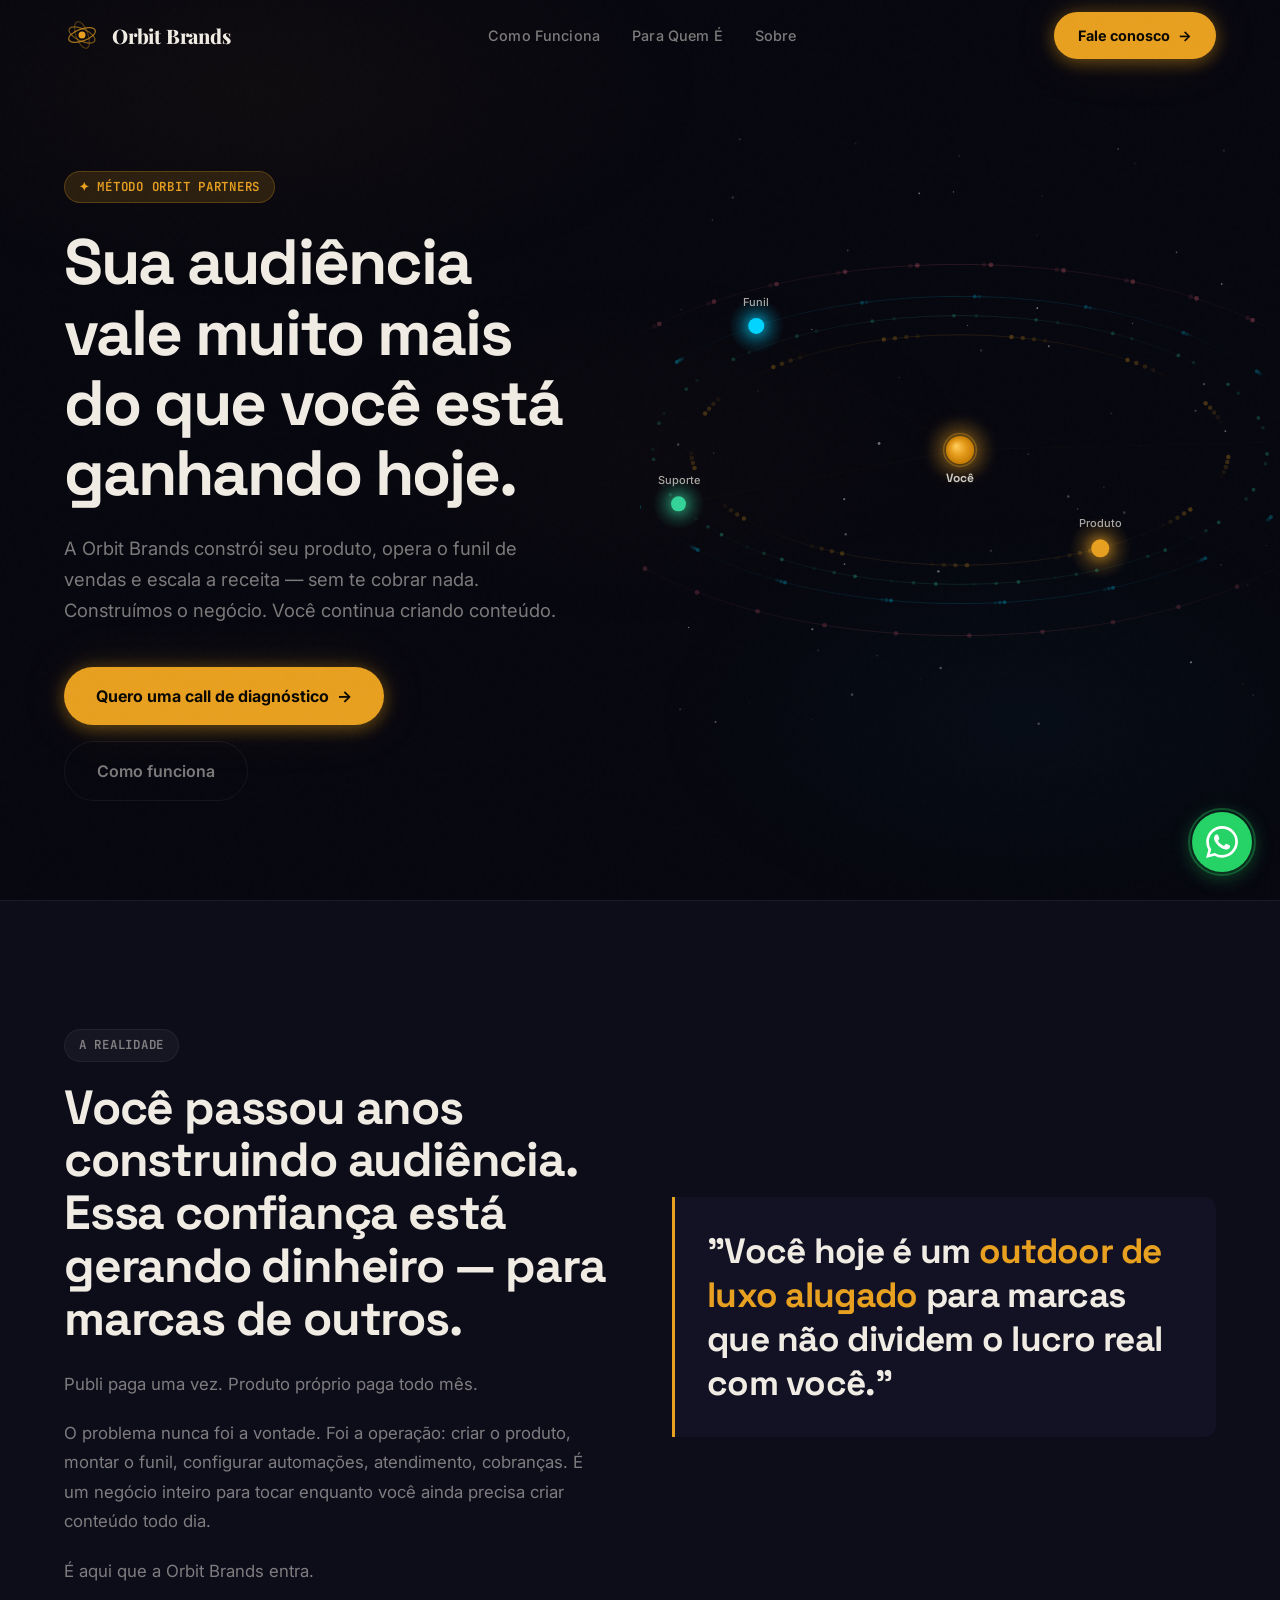
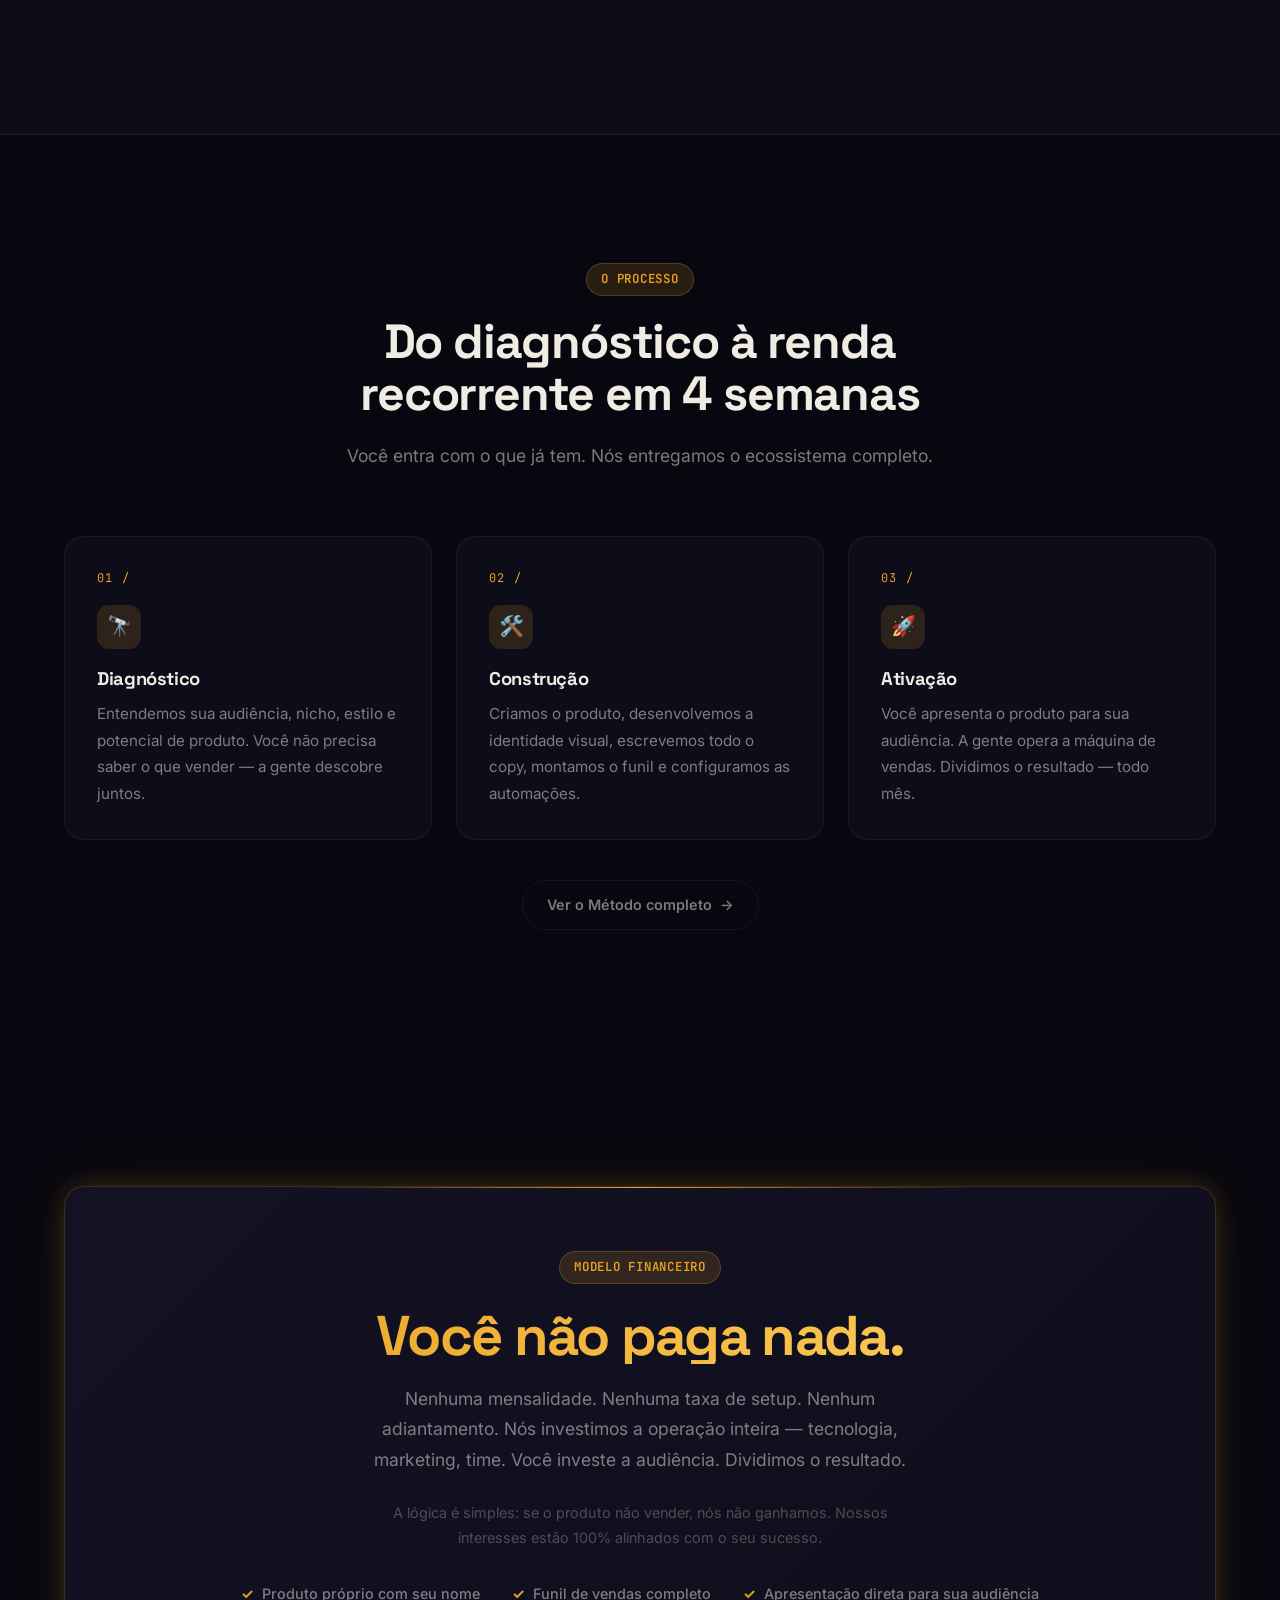
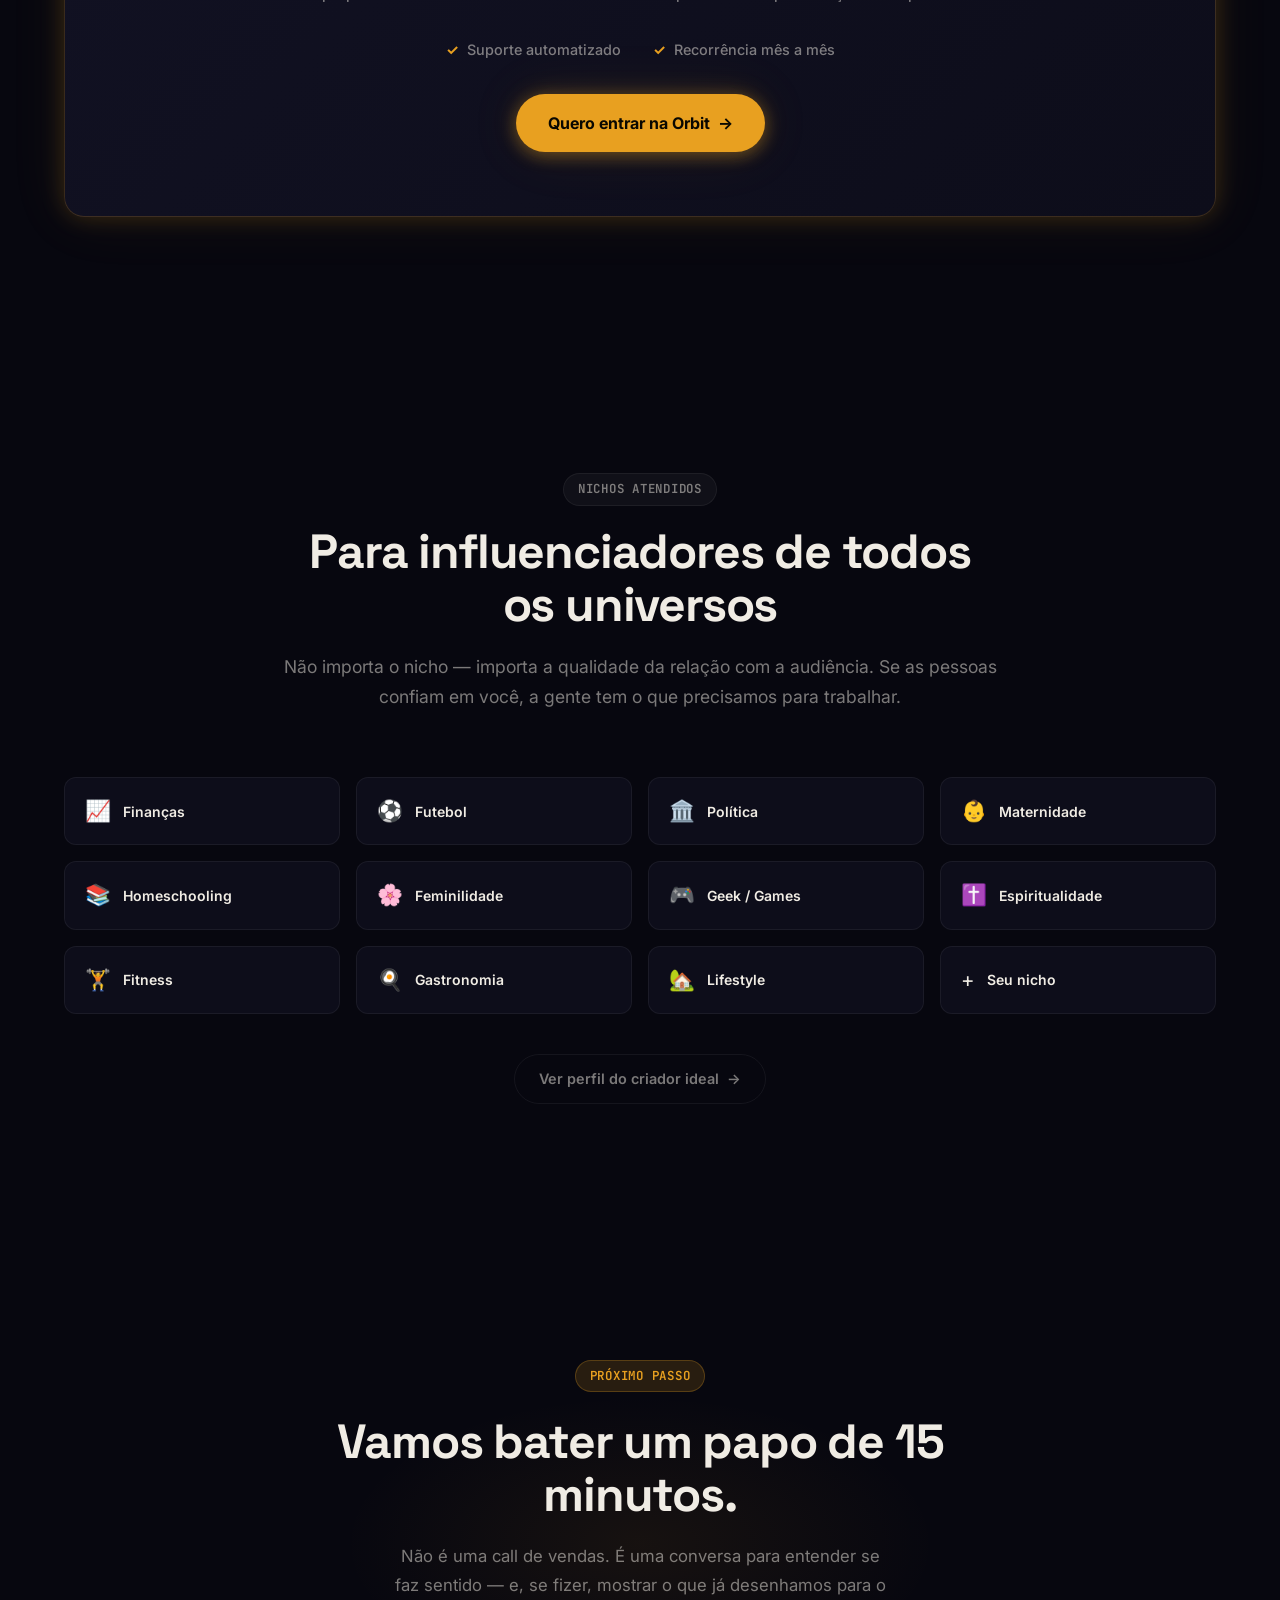
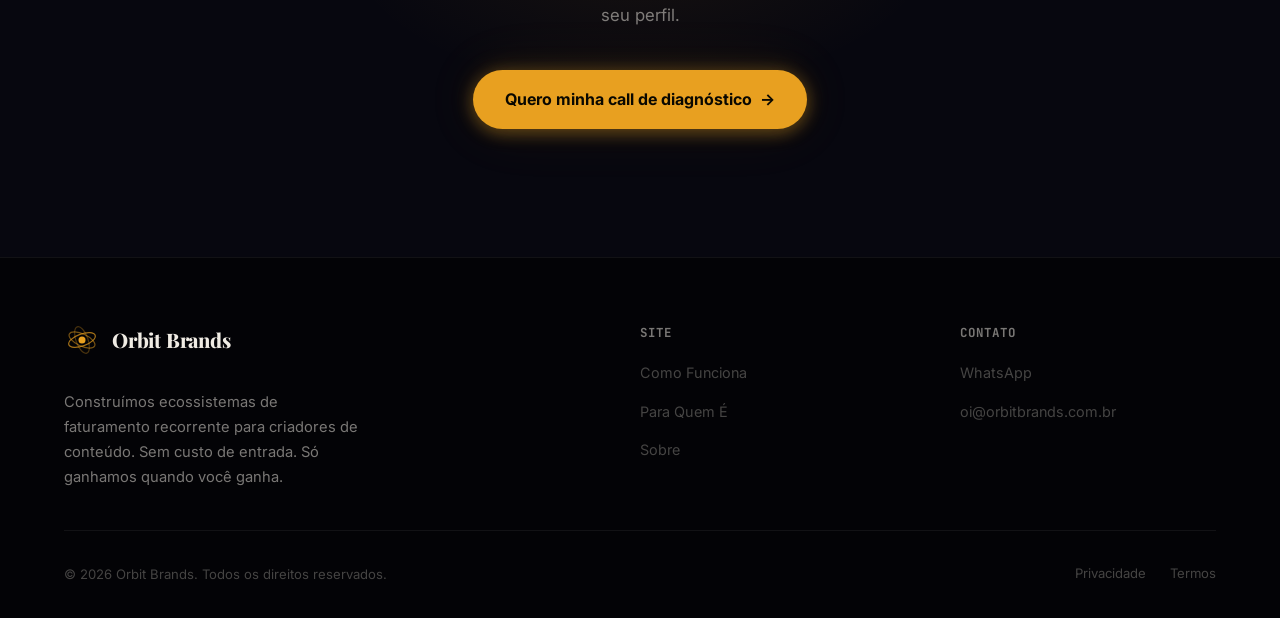
<file: index.html>
<!DOCTYPE html>
<html lang="pt-BR">
<head>
  <meta charset="UTF-8" />
  <meta name="viewport" content="width=device-width, initial-scale=1.0" />
  <link rel="icon" type="image/svg+xml" href="favicon.svg" />
  <title>Orbit Brands — Sua audiência virou um ecossistema de renda recorrente</title>
  <meta name="description" content="A Orbit Brands constrói o produto, opera o funil de vendas e escala sua receita — sem te cobrar nada. Só ganhamos quando você ganhar." />
  <link rel="stylesheet" href="assets/css/orbit.css" />
  <link rel="icon" type="image/svg+xml" href="data:image/svg+xml,%3Csvg xmlns='http://www.w3.org/2000/svg' viewBox='0 0 32 32'%3E%3Ccircle cx='16' cy='16' r='14' fill='%23e8a020'/%3E%3Ccircle cx='16' cy='16' r='7' fill='none' stroke='%230a0800' stroke-width='2'/%3E%3Ccircle cx='16' cy='16' r='3' fill='%230a0800'/%3E%3C/svg%3E" />
</head>
<body>

  <!-- ── Navigation ────────────────────────────────── -->
  <nav class="nav" role="navigation" aria-label="Navegação principal">
    <div class="nav__inner">
      <a href="index.html" class="nav__logo" aria-label="Orbit Brands">
        <svg class="nav__logo-icon" viewBox="0 0 36 36" fill="none" xmlns="http://www.w3.org/2000/svg" aria-hidden="true"><circle cx="18" cy="18" r="3.5" fill="#e8a020"/><ellipse cx="18" cy="18" rx="14" ry="6" stroke="#e8a020" stroke-width="1.2" opacity=".7" transform="rotate(-20 18 18)"/><ellipse cx="18" cy="18" rx="14" ry="6" stroke="#e8a020" stroke-width="1.2" opacity=".5" transform="rotate(25 18 18)"/><ellipse cx="18" cy="18" rx="14" ry="6" stroke="#e8a020" stroke-width="1.2" opacity=".3" transform="rotate(70 18 18)"/></svg>
        Orbit Brands
      </a>

      <ul class="nav__links">
        <li><a href="como-funciona.html">Como Funciona</a></li>
        <li><a href="para-quem.html">Para Quem É</a></li>
        <li><a href="sobre.html">Sobre</a></li>
      </ul>

      <div class="nav__cta">
        <a href="https://wa.me/5547999887708?text=Ol%C3%A1!%20Vim%20pelo%20site%20da%20Orbit%20Brands%20e%20quero%20saber%20mais%20sobre%20o%20M%C3%A9todo%20Orbit%20Partners." target="_blank" rel="noopener" class="btn btn--primary btn--icon hide-mobile">
          Fale conosco <span class="btn__arrow">→</span>
        </a>
        <button class="nav__burger" aria-label="Menu" aria-expanded="false">
          <span></span><span></span><span></span>
        </button>
      </div>
    </div>
  </nav>

  <!-- Mobile nav -->
  <nav class="nav__mobile" aria-label="Menu mobile">
    <a href="como-funciona.html">Como Funciona</a>
    <a href="para-quem.html">Para Quem É</a>
    <a href="sobre.html">Sobre</a>
    <a href="https://wa.me/5547999887708?text=Ol%C3%A1!%20Vim%20pelo%20site%20da%20Orbit%20Brands%20e%20quero%20saber%20mais%20sobre%20o%20M%C3%A9todo%20Orbit%20Partners." target="_blank" rel="noopener" style="color:var(--gold);font-weight:700;">Fale pelo WhatsApp →</a>
  </nav>

  <!-- ── Hero ──────────────────────────────────────── -->
  <section class="hero" aria-labelledby="hero-heading">
    <canvas id="orbital-canvas" aria-hidden="true"></canvas>

    <div class="container">
      <div class="hero__content">
        <div class="hero__badge anim-float-1">
          <span class="badge badge--gold">✦ Método Orbit Partners</span>
        </div>

        <h1 id="hero-heading" class="anim-float-2">
          Sua audiência vale muito mais do que você está ganhando hoje.
        </h1>

        <p class="hero__sub anim-float-3">
          A Orbit Brands constrói seu produto, opera o funil de vendas e escala a receita — sem te cobrar nada. Construímos o negócio. Você continua criando conteúdo.
        </p>

        <div class="hero__cta anim-float-4">
          <a href="https://wa.me/5547999887708?text=Ol%C3%A1!%20Vim%20pelo%20site%20da%20Orbit%20Brands%20e%20quero%20agendar%20minha%20call%20de%20diagn%C3%B3stico." target="_blank" rel="noopener" class="btn btn--primary btn--lg btn--icon">
            Quero uma call de diagnóstico <span class="btn__arrow">→</span>
          </a>
          <a href="como-funciona.html" class="btn btn--ghost btn--lg">
            Como funciona
          </a>
        </div>
      </div>
    </div>
  </section>

  <!-- ── Problema ───────────────────────────────────── -->
  <section class="section problem" aria-labelledby="problem-heading">
    <div class="container">
      <div class="problem__grid">
        <div class="problem__text reveal">
          <span class="badge badge--phase" style="margin-bottom:var(--sp-5);display:inline-flex;">A realidade</span>
          <h2 id="problem-heading">Você passou anos construindo audiência. Essa confiança está gerando dinheiro — para marcas de outros.</h2>
          <p style="margin-top:var(--sp-5);">Publi paga uma vez. Produto próprio paga todo mês.</p>
          <p>O problema nunca foi a vontade. Foi a operação: criar o produto, montar o funil, configurar automações, atendimento, cobranças. É um negócio inteiro para tocar enquanto você ainda precisa criar conteúdo todo dia.</p>
          <p>É aqui que a Orbit Brands entra.</p>
        </div>
        <div class="reveal reveal-delay-2">
          <blockquote class="problem__quote">
            "Você hoje é um <em>outdoor de luxo alugado</em> para marcas que não dividem o lucro real com você."
          </blockquote>
        </div>
      </div>
    </div>
  </section>

  <!-- ── Como funciona (3 passos) ──────────────────── -->
  <section class="section" aria-labelledby="steps-heading">
    <div class="container">
      <div class="section-header">
        <span class="badge badge--gold">O processo</span>
        <h2 id="steps-heading">Do diagnóstico à renda recorrente em 4 semanas</h2>
        <p>Você entra com o que já tem. Nós entregamos o ecossistema completo.</p>
      </div>

      <div class="steps__grid">
        <div class="step reveal">
          <span class="step__num">01 /</span>
          <div class="step__icon" aria-hidden="true">🔭</div>
          <h3>Diagnóstico</h3>
          <p>Entendemos sua audiência, nicho, estilo e potencial de produto. Você não precisa saber o que vender — a gente descobre juntos.</p>
        </div>
        <div class="step reveal reveal-delay-2">
          <span class="step__num">02 /</span>
          <div class="step__icon" aria-hidden="true">🛠️</div>
          <h3>Construção</h3>
          <p>Criamos o produto, desenvolvemos a identidade visual, escrevemos todo o copy, montamos o funil e configuramos as automações.</p>
        </div>
        <div class="step reveal reveal-delay-4">
          <span class="step__num">03 /</span>
          <div class="step__icon" aria-hidden="true">🚀</div>
          <h3>Ativação</h3>
          <p>Você apresenta o produto para sua audiência. A gente opera a máquina de vendas. Dividimos o resultado — todo mês.</p>
        </div>
      </div>

      <div style="text-align:center;margin-top:var(--sp-10);" class="reveal reveal-delay-3">
        <a href="como-funciona.html" class="btn btn--ghost btn--icon">
          Ver o Método completo <span class="btn__arrow">→</span>
        </a>
      </div>
    </div>
  </section>

  <!-- ── Modelo Zero ────────────────────────────────── -->
  <section class="section" aria-labelledby="model-heading">
    <div class="container">
      <div class="modelo-card reveal">
        <span class="badge badge--gold" style="margin-bottom:var(--sp-6);display:inline-flex;">Modelo financeiro</span>
        <div class="modelo-card__big gradient-text" id="model-heading">
          Você não paga nada.
        </div>
        <p>Nenhuma mensalidade. Nenhuma taxa de setup. Nenhum adiantamento. Nós investimos a operação inteira — tecnologia, marketing, time. Você investe a audiência. Dividimos o resultado.</p>
        <p style="color:var(--color-subtle);font-size:0.9rem;margin-top:var(--sp-3);">A lógica é simples: se o produto não vender, nós não ganhamos. Nossos interesses estão 100% alinhados com o seu sucesso.</p>

        <div class="modelo-card__items">
          <div class="modelo-item">Produto próprio com seu nome</div>
          <div class="modelo-item">Funil de vendas completo</div>
          <div class="modelo-item">Apresentação direta para sua audiência</div>
          <div class="modelo-item">Suporte automatizado</div>
          <div class="modelo-item">Recorrência mês a mês</div>
        </div>

        <div style="margin-top:var(--sp-8);">
          <a href="https://wa.me/5547999887708?text=Ol%C3%A1!%20Quero%20entrar%20na%20Orbit%20Brands%20e%20saber%20mais%20sobre%20o%20M%C3%A9todo%20Orbit%20Partners." target="_blank" rel="noopener" class="btn btn--primary btn--lg btn--icon">
            Quero entrar na Orbit <span class="btn__arrow">→</span>
          </a>
        </div>
      </div>
    </div>
  </section>

  <!-- ── Nichos ─────────────────────────────────────── -->
  <section class="section" aria-labelledby="nichos-heading">
    <div class="container">
      <div class="section-header">
        <span class="badge badge--phase">Nichos atendidos</span>
        <h2 id="nichos-heading">Para influenciadores de todos os universos</h2>
        <p>Não importa o nicho — importa a qualidade da relação com a audiência. Se as pessoas confiam em você, a gente tem o que precisamos para trabalhar.</p>
      </div>

      <div class="nichos__grid">
        <div class="nicho reveal"><span class="nicho__icon">📈</span><span class="nicho__name">Finanças</span></div>
        <div class="nicho reveal reveal-delay-1"><span class="nicho__icon">⚽</span><span class="nicho__name">Futebol</span></div>
        <div class="nicho reveal reveal-delay-2"><span class="nicho__icon">🏛️</span><span class="nicho__name">Política</span></div>
        <div class="nicho reveal reveal-delay-3"><span class="nicho__icon">👶</span><span class="nicho__name">Maternidade</span></div>
        <div class="nicho reveal"><span class="nicho__icon">📚</span><span class="nicho__name">Homeschooling</span></div>
        <div class="nicho reveal reveal-delay-1"><span class="nicho__icon">🌸</span><span class="nicho__name">Feminilidade</span></div>
        <div class="nicho reveal reveal-delay-2"><span class="nicho__icon">🎮</span><span class="nicho__name">Geek / Games</span></div>
        <div class="nicho reveal reveal-delay-3"><span class="nicho__icon">✝️</span><span class="nicho__name">Espiritualidade</span></div>
        <div class="nicho reveal"><span class="nicho__icon">🏋️</span><span class="nicho__name">Fitness</span></div>
        <div class="nicho reveal reveal-delay-1"><span class="nicho__icon">🍳</span><span class="nicho__name">Gastronomia</span></div>
        <div class="nicho reveal reveal-delay-2"><span class="nicho__icon">🏡</span><span class="nicho__name">Lifestyle</span></div>
        <div class="nicho reveal reveal-delay-3"><span class="nicho__icon">+</span><span class="nicho__name">Seu nicho</span></div>
      </div>

      <div style="text-align:center;margin-top:var(--sp-10);" class="reveal">
        <a href="para-quem.html" class="btn btn--ghost btn--icon">
          Ver perfil do criador ideal <span class="btn__arrow">→</span>
        </a>
      </div>
    </div>
  </section>

  <!-- ── CTA Final ──────────────────────────────────── -->
  <section class="cta-section" aria-labelledby="cta-heading">
    <div class="container">
      <div class="reveal">
        <span class="badge badge--gold" style="margin-bottom:var(--sp-6);display:inline-flex;">Próximo passo</span>
        <h2 id="cta-heading">Vamos bater um papo de 15 minutos.</h2>
        <p>Não é uma call de vendas. É uma conversa para entender se faz sentido — e, se fizer, mostrar o que já desenhamos para o seu perfil.</p>
        <a href="https://wa.me/5547999887708?text=Ol%C3%A1!%20Quero%20agendar%20minha%20call%20de%20diagn%C3%B3stico%20com%20a%20Orbit%20Brands." target="_blank" rel="noopener" class="btn btn--primary btn--lg btn--icon">
          Quero minha call de diagnóstico <span class="btn__arrow">→</span>
        </a>
      </div>
    </div>
  </section>

  <!-- ── Footer ─────────────────────────────────────── -->
  <footer class="footer" role="contentinfo">
    <div class="container">
      <div class="footer__grid">
        <div class="footer__brand">
          <a href="index.html" class="nav__logo" style="margin-bottom:var(--sp-4);display:inline-flex;">
            <svg class="nav__logo-icon" viewBox="0 0 36 36" fill="none" xmlns="http://www.w3.org/2000/svg" aria-hidden="true"><circle cx="18" cy="18" r="3.5" fill="#e8a020"/><ellipse cx="18" cy="18" rx="14" ry="6" stroke="#e8a020" stroke-width="1.2" opacity=".7" transform="rotate(-20 18 18)"/><ellipse cx="18" cy="18" rx="14" ry="6" stroke="#e8a020" stroke-width="1.2" opacity=".5" transform="rotate(25 18 18)"/><ellipse cx="18" cy="18" rx="14" ry="6" stroke="#e8a020" stroke-width="1.2" opacity=".3" transform="rotate(70 18 18)"/></svg>
            Orbit Brands
          </a>
          <p>Construímos ecossistemas de faturamento recorrente para criadores de conteúdo. Sem custo de entrada. Só ganhamos quando você ganha.</p>
        </div>
        <div>
          <p class="footer__col-title">Site</p>
          <ul class="footer__links">
            <li><a href="como-funciona.html">Como Funciona</a></li>
            <li><a href="para-quem.html">Para Quem É</a></li>
            <li><a href="sobre.html">Sobre</a></li>
          </ul>
        </div>
        <div>
          <p class="footer__col-title">Contato</p>
          <ul class="footer__links">
            <li><a href="https://wa.me/5547999887708?text=Ol%C3%A1!%20Quero%20agendar%20minha%20call%20de%20diagn%C3%B3stico%20com%20a%20Orbit%20Brands." target="_blank" rel="noopener">WhatsApp</a></li>
            <li><a href="mailto:oi@orbitbrands.com.br">oi@orbitbrands.com.br</a></li>
          </ul>
        </div>
      </div>

      <div class="footer__bottom">
        <p class="footer__copy">© 2026 Orbit Brands. Todos os direitos reservados.</p>
        <div class="footer__legal">
          <a href="#">Privacidade</a>
          <a href="#">Termos</a>
        </div>
      </div>
    </div>
  </footer>

  <!-- Floating WhatsApp Button -->
  <a href="https://wa.me/5547999887708?text=Ol%C3%A1!%20Vim%20pelo%20site%20da%20Orbit%20Brands%20e%20quero%20saber%20mais." target="_blank" rel="noopener" class="whatsapp-float" aria-label="Fale conosco pelo WhatsApp">
    <svg xmlns="http://www.w3.org/2000/svg" viewBox="0 0 24 24"><path d="M17.472 14.382c-.297-.149-1.758-.867-2.03-.967-.273-.099-.471-.148-.67.15-.197.297-.767.966-.94 1.164-.173.199-.347.223-.644.075-.297-.15-1.255-.463-2.39-1.475-.883-.788-1.48-1.761-1.653-2.059-.173-.297-.018-.458.13-.606.134-.133.298-.347.446-.52.149-.174.198-.298.298-.497.099-.198.05-.371-.025-.52-.075-.149-.669-1.612-.916-2.207-.242-.579-.487-.5-.669-.51-.173-.008-.371-.01-.57-.01-.198 0-.52.074-.792.372-.272.297-1.04 1.016-1.04 2.479 0 1.462 1.065 2.875 1.213 3.074.149.198 2.096 3.2 5.077 4.487.709.306 1.262.489 1.694.625.712.227 1.36.195 1.871.118.571-.085 1.758-.719 2.006-1.413.248-.694.248-1.289.173-1.413-.074-.124-.272-.198-.57-.347m-5.421 7.403h-.004a9.87 9.87 0 01-5.031-1.378l-.361-.214-3.741.982.998-3.648-.235-.374a9.86 9.86 0 01-1.51-5.26c.001-5.45 4.436-9.884 9.888-9.884 2.64 0 5.122 1.03 6.988 2.898a9.825 9.825 0 012.893 6.994c-.003 5.45-4.437 9.884-9.885 9.884m8.413-18.297A11.815 11.815 0 0012.05 0C5.495 0 .16 5.335.157 11.892c0 2.096.547 4.142 1.588 5.945L.057 24l6.305-1.654a11.882 11.882 0 005.683 1.448h.005c6.554 0 11.89-5.335 11.893-11.893a11.821 11.821 0 00-3.48-8.413z"/></svg>
  </a>

  <script src="assets/js/orbit.js"></script>
  <script src="assets/js/orbital-diagram.js"></script>
</body>
</html>
</file>
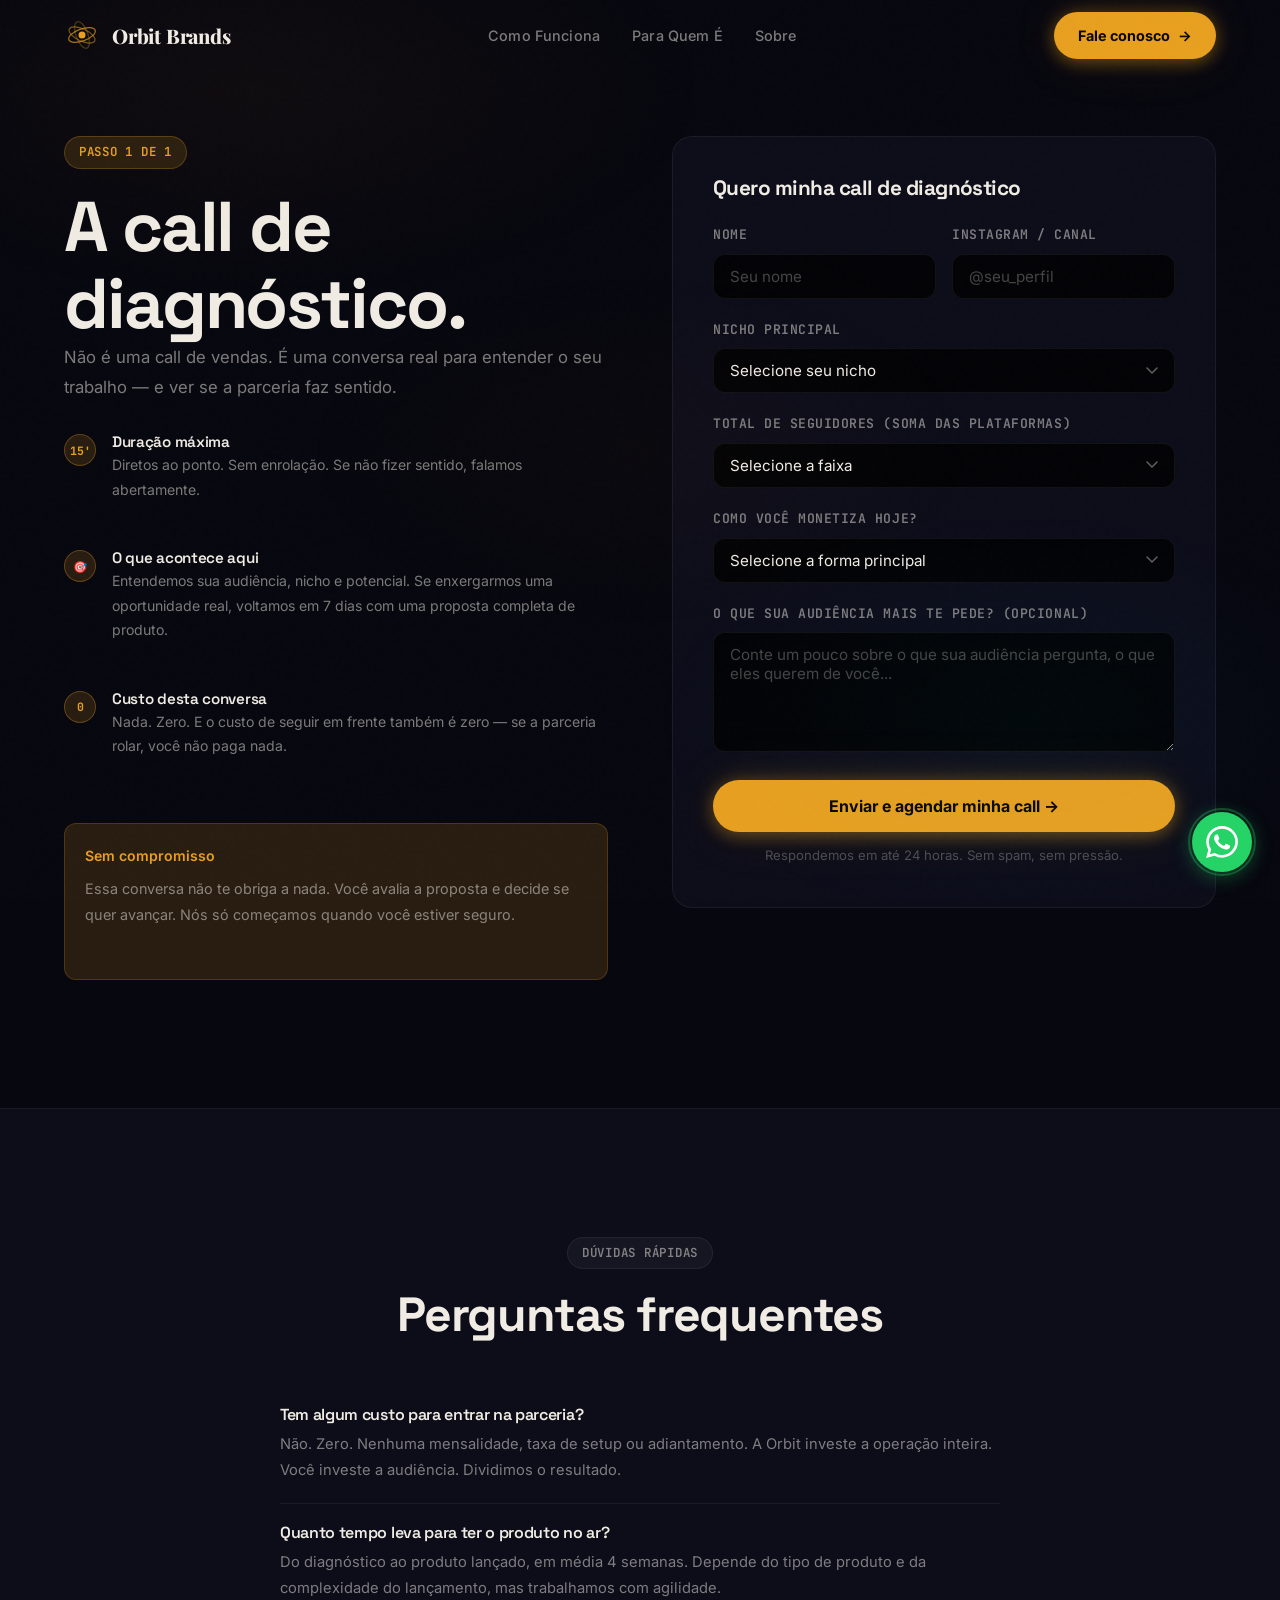
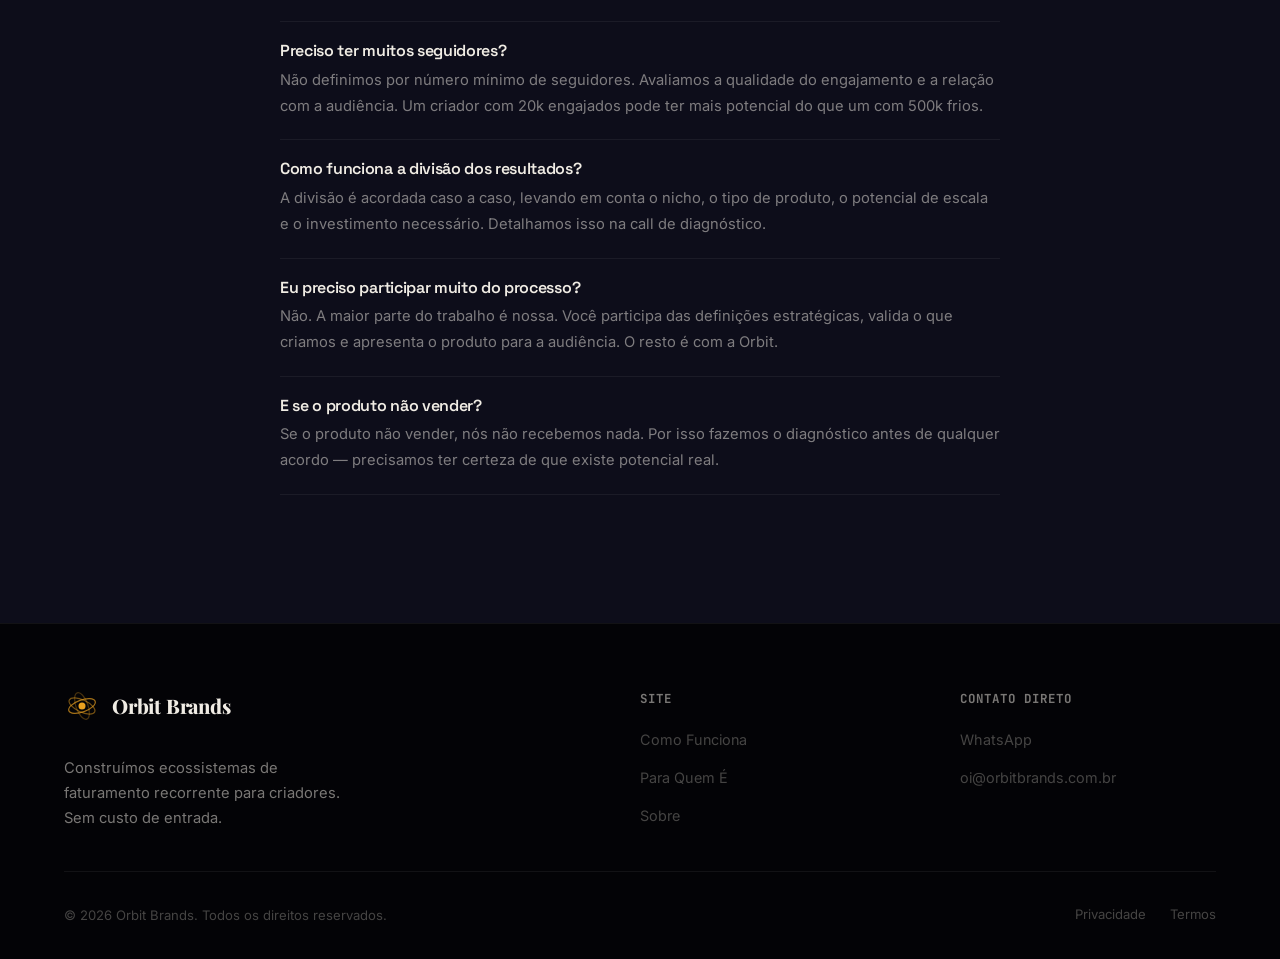
<file: aplicacao.html>
<!DOCTYPE html>
<html lang="pt-BR">
<head>
  <meta charset="UTF-8" />
  <meta name="viewport" content="width=device-width, initial-scale=1.0" />
  <link rel="icon" type="image/svg+xml" href="favicon.svg" />
  <title>Aplicar — Orbit Brands</title>
  <meta name="description" content="Agende sua call de diagnóstico com a Orbit Brands. 15 minutos para entender se a parceria faz sentido para você." />
  <link rel="stylesheet" href="assets/css/orbit.css" />
  <link rel="icon" type="image/svg+xml" href="data:image/svg+xml,%3Csvg xmlns='http://www.w3.org/2000/svg' viewBox='0 0 32 32'%3E%3Ccircle cx='16' cy='16' r='14' fill='%23e8a020'/%3E%3Ccircle cx='16' cy='16' r='7' fill='none' stroke='%230a0800' stroke-width='2'/%3E%3Ccircle cx='16' cy='16' r='3' fill='%230a0800'/%3E%3C/svg%3E" />
  <style>
    .apply-section {
      padding: calc(var(--nav-h) + var(--sp-16)) 0 var(--sp-32);
      min-height: 100svh;
      display: flex;
      align-items: center;
    }
    .faq__list { display: flex; flex-direction: column; gap: var(--sp-5); }
    .faq-item { border-bottom: 1px solid var(--color-border); padding-bottom: var(--sp-5); }
    .faq-item h4 { font-size: 1rem; margin-bottom: var(--sp-2); }
    .faq-item p { font-size: 0.92rem; }
    .call-steps { margin: var(--sp-8) 0; }
  </style>
</head>
<body>

  <nav class="nav">
    <div class="nav__inner">
      <a href="index.html" class="nav__logo"><svg class="nav__logo-icon" viewBox="0 0 36 36" fill="none" xmlns="http://www.w3.org/2000/svg" aria-hidden="true"><circle cx="18" cy="18" r="3.5" fill="#e8a020"/><ellipse cx="18" cy="18" rx="14" ry="6" stroke="#e8a020" stroke-width="1.2" opacity=".7" transform="rotate(-20 18 18)"/><ellipse cx="18" cy="18" rx="14" ry="6" stroke="#e8a020" stroke-width="1.2" opacity=".5" transform="rotate(25 18 18)"/><ellipse cx="18" cy="18" rx="14" ry="6" stroke="#e8a020" stroke-width="1.2" opacity=".3" transform="rotate(70 18 18)"/></svg>Orbit Brands</a>
      <ul class="nav__links">
        <li><a href="como-funciona.html">Como Funciona</a></li>
        <li><a href="para-quem.html">Para Quem É</a></li>
        <li><a href="sobre.html">Sobre</a></li>
      </ul>
      <div class="nav__cta">
        <a href="https://wa.me/5547999887708?text=Ol%C3%A1!%20Vim%20pelo%20site%20da%20Orbit%20Brands%20e%20quero%20saber%20mais%20sobre%20o%20M%C3%A9todo%20Orbit%20Partners." target="_blank" rel="noopener" class="btn btn--primary btn--icon hide-mobile">Fale conosco <span class="btn__arrow">→</span></a>
        <button class="nav__burger" aria-label="Menu" aria-expanded="false"><span></span><span></span><span></span></button>
      </div>
    </div>
  </nav>
  <nav class="nav__mobile">
    <a href="como-funciona.html">Como Funciona</a>
    <a href="para-quem.html">Para Quem É</a>
    <a href="sobre.html">Sobre</a>
    <a href="https://wa.me/5547999887708?text=Ol%C3%A1!%20Vim%20pelo%20site%20da%20Orbit%20Brands%20e%20quero%20saber%20mais%20sobre%20o%20M%C3%A9todo%20Orbit%20Partners." target="_blank" rel="noopener" style="color:var(--gold);font-weight:700;">Fale pelo WhatsApp →</a>
  </nav>

  <!-- Application Section -->
  <section class="apply-section">
    <div class="container" style="width:100%;">
      <div class="apply__grid">

        <!-- Left: Info -->
        <div class="apply__info anim-float-1">
          <span class="badge badge--gold" style="margin-bottom:var(--sp-5);">Passo 1 de 1</span>
          <h1>A call de<br>diagnóstico.</h1>
          <p>Não é uma call de vendas. É uma conversa real para entender o seu trabalho — e ver se a parceria faz sentido.</p>

          <div class="apply__steps call-steps">
            <div class="apply__step">
              <div class="apply__step-num">15'</div>
              <div class="apply__step-text">
                <h4>Duração máxima</h4>
                <p>Diretos ao ponto. Sem enrolação. Se não fizer sentido, falamos abertamente.</p>
              </div>
            </div>
            <div class="apply__step">
              <div class="apply__step-num">🎯</div>
              <div class="apply__step-text">
                <h4>O que acontece aqui</h4>
                <p>Entendemos sua audiência, nicho e potencial. Se enxergarmos uma oportunidade real, voltamos em 7 dias com uma proposta completa de produto.</p>
              </div>
            </div>
            <div class="apply__step">
              <div class="apply__step-num">0</div>
              <div class="apply__step-text">
                <h4>Custo desta conversa</h4>
                <p>Nada. Zero. E o custo de seguir em frente também é zero — se a parceria rolar, você não paga nada.</p>
              </div>
            </div>
          </div>

          <div style="padding:var(--sp-5);background:var(--gold-dim);border:1px solid rgba(232,160,32,0.20);border-radius:var(--r-md);">
            <p style="color:var(--gold);font-size:0.88rem;font-weight:600;margin-bottom:var(--sp-2);">Sem compromisso</p>
            <p style="font-size:0.9rem;color:var(--color-muted);">Essa conversa não te obriga a nada. Você avalia a proposta e decide se quer avançar. Nós só começamos quando você estiver seguro.</p>
          </div>
        </div>

        <!-- Right: Form -->
        <div class="anim-float-2">
          <form id="apply-form" class="form" novalidate>
            <h2 class="form__title">Quero minha call de diagnóstico</h2>

            <div class="form__row">
              <div class="form__group">
                <label class="form__label" for="nome">Nome</label>
                <input class="form__input" type="text" id="nome" name="nome" placeholder="Seu nome" required autocomplete="name" />
              </div>
              <div class="form__group">
                <label class="form__label" for="instagram">Instagram / Canal</label>
                <input class="form__input" type="text" id="instagram" name="instagram" placeholder="@seu_perfil" required />
              </div>
            </div>

            <div class="form__group">
              <label class="form__label" for="nicho">Nicho principal</label>
              <select class="form__select" id="nicho" name="nicho" required>
                <option value="" disabled selected>Selecione seu nicho</option>
                <option>Finanças / Investimentos</option>
                <option>Futebol / Esportes</option>
                <option>Política / Notícias</option>
                <option>Maternidade / Família</option>
                <option>Homeschooling / Educação</option>
                <option>Feminilidade / Moda</option>
                <option>Geek / Games / Tecnologia</option>
                <option>Espiritualidade / Religião</option>
                <option>Fitness / Saúde</option>
                <option>Gastronomia / Culinária</option>
                <option>Lifestyle / Comportamento</option>
                <option>Empreendedorismo</option>
                <option>Arte / Design / Criativo</option>
                <option>Outro</option>
              </select>
            </div>

            <div class="form__group">
              <label class="form__label" for="seguidores">Total de seguidores (soma das plataformas)</label>
              <select class="form__select" id="seguidores" name="seguidores" required>
                <option value="" disabled selected>Selecione a faixa</option>
                <option>Menos de 10 mil</option>
                <option>10k – 50k</option>
                <option>50k – 100k</option>
                <option>100k – 500k</option>
                <option>500k – 1 milhão</option>
                <option>Mais de 1 milhão</option>
              </select>
            </div>

            <div class="form__group">
              <label class="form__label" for="monetizacao">Como você monetiza hoje?</label>
              <select class="form__select" id="monetizacao" name="monetizacao">
                <option value="" disabled selected>Selecione a forma principal</option>
                <option>Publicidade / Publi</option>
                <option>Produto próprio (curso, comunidade, etc.)</option>
                <option>AdSense / Monetização nativa</option>
                <option>Afiliado</option>
                <option>Eventos / Palestras</option>
                <option>Não monetizo ainda</option>
                <option>Mais de uma das anteriores</option>
              </select>
            </div>

            <div class="form__group">
              <label class="form__label" for="mensagem">O que sua audiência mais te pede? (opcional)</label>
              <textarea class="form__textarea" id="mensagem" name="mensagem" placeholder="Conte um pouco sobre o que sua audiência pergunta, o que eles querem de você..."></textarea>
            </div>

            <button type="submit" class="btn btn--primary btn--lg" style="width:100%;justify-content:center;">
              Enviar e agendar minha call →
            </button>
            <p class="form__note">Respondemos em até 24 horas. Sem spam, sem pressão.</p>
          </form>
        </div>

      </div>
    </div>
  </section>

  <!-- FAQ -->
  <section class="section" style="background:var(--color-surface);border-top:1px solid var(--color-border);">
    <div class="container">
      <div class="section-header reveal">
        <span class="badge badge--phase">Dúvidas rápidas</span>
        <h2>Perguntas frequentes</h2>
      </div>

      <div style="max-width:720px;margin:0 auto;">
        <div class="faq__list">
          <div class="faq-item reveal">
            <h4>Tem algum custo para entrar na parceria?</h4>
            <p>Não. Zero. Nenhuma mensalidade, taxa de setup ou adiantamento. A Orbit investe a operação inteira. Você investe a audiência. Dividimos o resultado.</p>
          </div>
          <div class="faq-item reveal reveal-delay-1">
            <h4>Quanto tempo leva para ter o produto no ar?</h4>
            <p>Do diagnóstico ao produto lançado, em média 4 semanas. Depende do tipo de produto e da complexidade do lançamento, mas trabalhamos com agilidade.</p>
          </div>
          <div class="faq-item reveal reveal-delay-2">
            <h4>Preciso ter muitos seguidores?</h4>
            <p>Não definimos por número mínimo de seguidores. Avaliamos a qualidade do engajamento e a relação com a audiência. Um criador com 20k engajados pode ter mais potencial do que um com 500k frios.</p>
          </div>
          <div class="faq-item reveal reveal-delay-3">
            <h4>Como funciona a divisão dos resultados?</h4>
            <p>A divisão é acordada caso a caso, levando em conta o nicho, o tipo de produto, o potencial de escala e o investimento necessário. Detalhamos isso na call de diagnóstico.</p>
          </div>
          <div class="faq-item reveal reveal-delay-4">
            <h4>Eu preciso participar muito do processo?</h4>
            <p>Não. A maior parte do trabalho é nossa. Você participa das definições estratégicas, valida o que criamos e apresenta o produto para a audiência. O resto é com a Orbit.</p>
          </div>
          <div class="faq-item reveal reveal-delay-5">
            <h4>E se o produto não vender?</h4>
            <p>Se o produto não vender, nós não recebemos nada. Por isso fazemos o diagnóstico antes de qualquer acordo — precisamos ter certeza de que existe potencial real.</p>
          </div>
        </div>
      </div>
    </div>
  </section>

  <footer class="footer">
    <div class="container">
      <div class="footer__grid">
        <div class="footer__brand">
          <a href="index.html" class="nav__logo" style="margin-bottom:var(--sp-4);display:inline-flex;"><svg class="nav__logo-icon" viewBox="0 0 36 36" fill="none" xmlns="http://www.w3.org/2000/svg" aria-hidden="true"><circle cx="18" cy="18" r="3.5" fill="#e8a020"/><ellipse cx="18" cy="18" rx="14" ry="6" stroke="#e8a020" stroke-width="1.2" opacity=".7" transform="rotate(-20 18 18)"/><ellipse cx="18" cy="18" rx="14" ry="6" stroke="#e8a020" stroke-width="1.2" opacity=".5" transform="rotate(25 18 18)"/><ellipse cx="18" cy="18" rx="14" ry="6" stroke="#e8a020" stroke-width="1.2" opacity=".3" transform="rotate(70 18 18)"/></svg>Orbit Brands</a>
          <p>Construímos ecossistemas de faturamento recorrente para criadores. Sem custo de entrada.</p>
        </div>
        <div>
          <p class="footer__col-title">Site</p>
          <ul class="footer__links">
            <li><a href="como-funciona.html">Como Funciona</a></li>
            <li><a href="para-quem.html">Para Quem É</a></li>
            <li><a href="sobre.html">Sobre</a></li>
          </ul>
        </div>
        <div>
          <p class="footer__col-title">Contato direto</p>
          <ul class="footer__links">
            <li><a href="https://wa.me/5547999887708?text=Ol%C3%A1!%20Quero%20agendar%20minha%20call%20de%20diagn%C3%B3stico%20com%20a%20Orbit%20Brands." target="_blank" rel="noopener">WhatsApp</a></li>
            <li><a href="mailto:oi@orbitbrands.com.br">oi@orbitbrands.com.br</a></li>
          </ul>
        </div>
      </div>
      <div class="footer__bottom">
        <p class="footer__copy">© 2026 Orbit Brands. Todos os direitos reservados.</p>
        <div class="footer__legal"><a href="#">Privacidade</a><a href="#">Termos</a></div>
      </div>
    </div>
  </footer>

  <!-- Floating WhatsApp Button -->
  <a href="https://wa.me/5547999887708?text=Ol%C3%A1!%20Vim%20pelo%20site%20da%20Orbit%20Brands%20e%20quero%20saber%20mais." target="_blank" rel="noopener" class="whatsapp-float" aria-label="Fale conosco pelo WhatsApp">
    <svg xmlns="http://www.w3.org/2000/svg" viewBox="0 0 24 24"><path d="M17.472 14.382c-.297-.149-1.758-.867-2.03-.967-.273-.099-.471-.148-.67.15-.197.297-.767.966-.94 1.164-.173.199-.347.223-.644.075-.297-.15-1.255-.463-2.39-1.475-.883-.788-1.48-1.761-1.653-2.059-.173-.297-.018-.458.13-.606.134-.133.298-.347.446-.52.149-.174.198-.298.298-.497.099-.198.05-.371-.025-.52-.075-.149-.669-1.612-.916-2.207-.242-.579-.487-.5-.669-.51-.173-.008-.371-.01-.57-.01-.198 0-.52.074-.792.372-.272.297-1.04 1.016-1.04 2.479 0 1.462 1.065 2.875 1.213 3.074.149.198 2.096 3.2 5.077 4.487.709.306 1.262.489 1.694.625.712.227 1.36.195 1.871.118.571-.085 1.758-.719 2.006-1.413.248-.694.248-1.289.173-1.413-.074-.124-.272-.198-.57-.347m-5.421 7.403h-.004a9.87 9.87 0 01-5.031-1.378l-.361-.214-3.741.982.998-3.648-.235-.374a9.86 9.86 0 01-1.51-5.26c.001-5.45 4.436-9.884 9.888-9.884 2.64 0 5.122 1.03 6.988 2.898a9.825 9.825 0 012.893 6.994c-.003 5.45-4.437 9.884-9.885 9.884m8.413-18.297A11.815 11.815 0 0012.05 0C5.495 0 .16 5.335.157 11.892c0 2.096.547 4.142 1.588 5.945L.057 24l6.305-1.654a11.882 11.882 0 005.683 1.448h.005c6.554 0 11.89-5.335 11.893-11.893a11.821 11.821 0 00-3.48-8.413z"/></svg>
  </a>

  <script src="assets/js/orbit.js"></script>
</body>
</html>
</file>
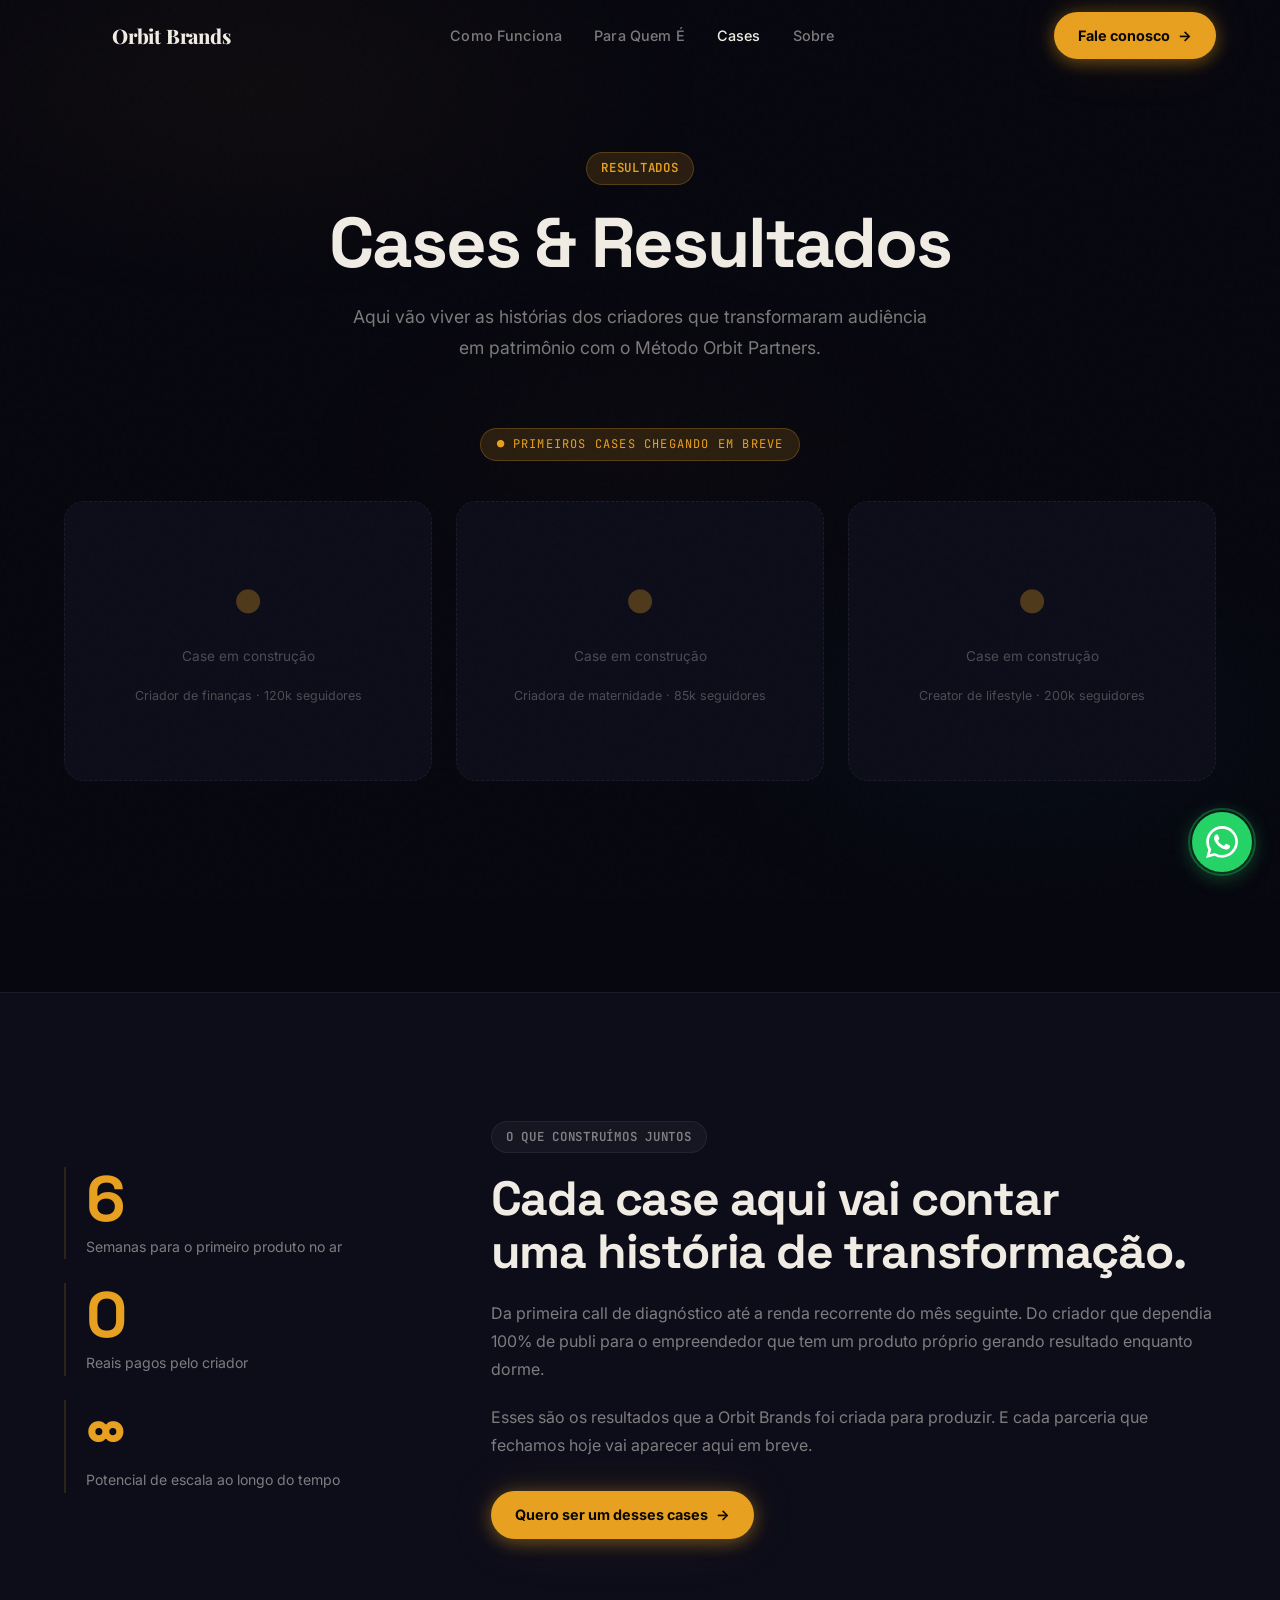
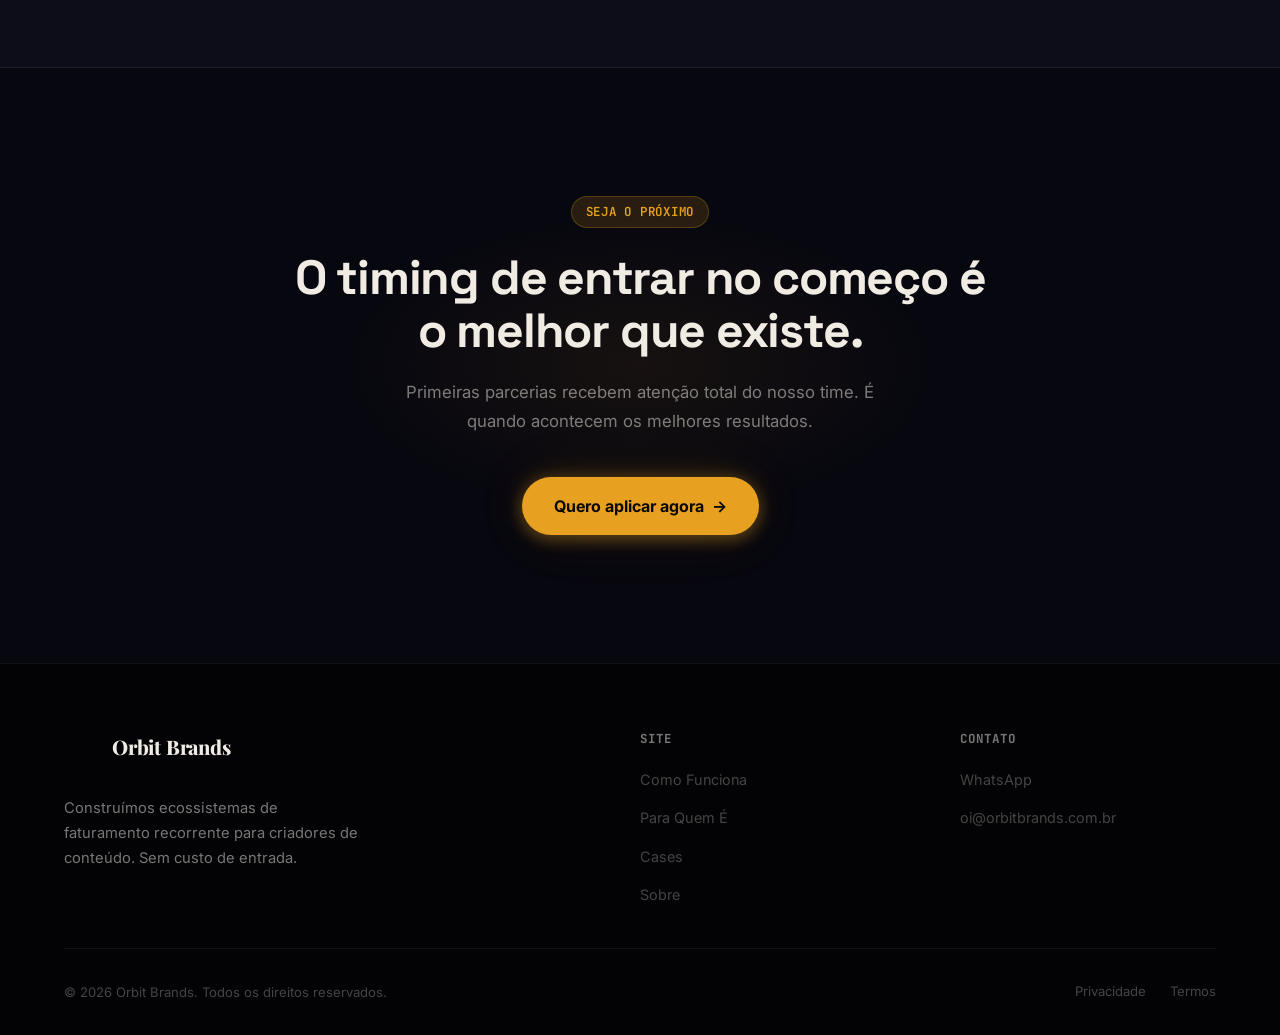
<file: cases.html>
<!DOCTYPE html>
<html lang="pt-BR">
<head>
  <meta charset="UTF-8" />
  <meta name="viewport" content="width=device-width, initial-scale=1.0" />
  <link rel="icon" type="image/svg+xml" href="favicon.svg" />
  <title>Cases & Resultados — Orbit Brands</title>
  <meta name="description" content="Resultados reais de criadores que transformaram audiência em renda recorrente com o Método Orbit Partners." />
  <link rel="stylesheet" href="assets/css/orbit.css" />
  <link rel="icon" type="image/svg+xml" href="data:image/svg+xml,%3Csvg xmlns='http://www.w3.org/2000/svg' viewBox='0 0 32 32'%3E%3Ccircle cx='16' cy='16' r='14' fill='%23e8a020'/%3E%3Ccircle cx='16' cy='16' r='7' fill='none' stroke='%230a0800' stroke-width='2'/%3E%3Ccircle cx='16' cy='16' r='3' fill='%230a0800'/%3E%3C/svg%3E" />
  <style>
    .coming-soon-badge {
      display: inline-flex;
      align-items: center;
      gap: 8px;
      font-family: var(--font-mono);
      font-size: 0.75rem;
      letter-spacing: 0.1em;
      text-transform: uppercase;
      color: var(--gold);
      background: var(--gold-dim);
      border: 1px solid rgba(232,160,32,0.25);
      border-radius: var(--r-full);
      padding: 6px 16px;
    }
    .coming-soon-badge::before { content: '●'; animation: pulse 1.5s ease-in-out infinite; }
    .case-placeholder-text { color: var(--color-subtle); font-size: 0.85rem; }

    /* Manifesto section */
    .manifesto {
      background: var(--color-surface);
      border-top: 1px solid var(--color-border);
      border-bottom: 1px solid var(--color-border);
    }
    .manifesto__grid {
      display: grid;
      grid-template-columns: 1fr 2fr;
      gap: var(--sp-16);
      align-items: center;
    }
    @media (max-width: 768px) { .manifesto__grid { grid-template-columns: 1fr; } }
    .manifesto__nums { display: flex; flex-direction: column; gap: var(--sp-6); }
    .manifesto__num-item { border-left: 2px solid var(--gold-dim); padding-left: var(--sp-5); }
    .manifesto__num-item:hover { border-left-color: var(--gold); }
    .big-num {
      font-family: var(--font-display);
      font-size: clamp(2.5rem, 5vw, 4rem);
      font-weight: 800;
      letter-spacing: -0.04em;
      color: var(--gold);
      line-height: 1;
    }
    .big-num-label { font-size: 0.88rem; color: var(--color-muted); margin-top: 4px; }
  </style>
</head>
<body>

  <nav class="nav">
    <div class="nav__inner">
      <a href="index.html" class="nav__logo"><div class="nav__logo-icon" aria-hidden="true"></div>Orbit Brands</a>
      <ul class="nav__links">
        <li><a href="como-funciona.html">Como Funciona</a></li>
        <li><a href="para-quem.html">Para Quem É</a></li>
        <li><a href="cases.html">Cases</a></li>
        <li><a href="sobre.html">Sobre</a></li>
      </ul>
      <div class="nav__cta">
        <a href="https://wa.me/5547999887708?text=Ol%C3%A1!%20Vim%20pelo%20site%20da%20Orbit%20Brands%20e%20quero%20saber%20mais%20sobre%20o%20M%C3%A9todo%20Orbit%20Partners." target="_blank" rel="noopener" class="btn btn--primary btn--icon hide-mobile">Fale conosco <span class="btn__arrow">→</span></a>
        <button class="nav__burger" aria-label="Menu" aria-expanded="false"><span></span><span></span><span></span></button>
      </div>
    </div>
  </nav>
  <nav class="nav__mobile">
    <a href="como-funciona.html">Como Funciona</a>
    <a href="para-quem.html">Para Quem É</a>
    <a href="cases.html">Cases</a>
    <a href="sobre.html">Sobre</a>
    <a href="https://wa.me/5547999887708?text=Ol%C3%A1!%20Vim%20pelo%20site%20da%20Orbit%20Brands%20e%20quero%20saber%20mais%20sobre%20o%20M%C3%A9todo%20Orbit%20Partners." target="_blank" rel="noopener" style="color:var(--gold);font-weight:700;">Fale pelo WhatsApp →</a>
  </nav>

  <!-- Hero -->
  <section class="page-hero">
    <div class="container">
      <span class="badge badge--gold anim-float-1">Resultados</span>
      <h1 class="anim-float-2">Cases & Resultados</h1>
      <p class="anim-float-3">Aqui vão viver as histórias dos criadores que transformaram audiência em patrimônio com o Método Orbit Partners.</p>
    </div>
  </section>

  <!-- Coming Soon -->
  <section class="section" style="padding-top:0;">
    <div class="container">
      <div style="text-align:center;margin-bottom:var(--sp-10);" class="reveal">
        <span class="coming-soon-badge">Primeiros cases chegando em breve</span>
      </div>

      <div class="cases__grid">
        <!-- Placeholder cards -->
        <div class="case-card case-card--placeholder reveal">
          <p class="case-placeholder-text" style="text-align:center;">Case em construção</p>
          <p style="color:var(--color-subtle);font-size:0.78rem;text-align:center;">Criador de finanças · 120k seguidores</p>
        </div>
        <div class="case-card case-card--placeholder reveal reveal-delay-2">
          <p class="case-placeholder-text" style="text-align:center;">Case em construção</p>
          <p style="color:var(--color-subtle);font-size:0.78rem;text-align:center;">Criadora de maternidade · 85k seguidores</p>
        </div>
        <div class="case-card case-card--placeholder reveal reveal-delay-4">
          <p class="case-placeholder-text" style="text-align:center;">Case em construção</p>
          <p style="color:var(--color-subtle);font-size:0.78rem;text-align:center;">Creator de lifestyle · 200k seguidores</p>
        </div>
      </div>

      <div style="text-align:center;margin-top:var(--sp-8);" class="reveal">
        <p style="color:var(--color-subtle);font-size:0.9rem;max-width:500px;margin:0 auto;">Estamos em fase de primeiras parcerias. Se você quer ser um dos casos de estudo que vai aparecer aqui, o timing não poderia ser melhor.</p>
      </div>
    </div>
  </section>

  <!-- Manifesto de números -->
  <section class="section manifesto">
    <div class="container">
      <div class="manifesto__grid">
        <div class="manifesto__nums reveal">
          <div class="manifesto__num-item">
            <div class="big-num">6</div>
            <p class="big-num-label">Semanas para o primeiro produto no ar</p>
          </div>
          <div class="manifesto__num-item">
            <div class="big-num">0</div>
            <p class="big-num-label">Reais pagos pelo criador</p>
          </div>
          <div class="manifesto__num-item">
            <div class="big-num">∞</div>
            <p class="big-num-label">Potencial de escala ao longo do tempo</p>
          </div>
        </div>

        <div class="reveal reveal-delay-2">
          <span class="badge badge--phase" style="margin-bottom:var(--sp-5);">O que construímos juntos</span>
          <h2 style="margin-bottom:var(--sp-5);">Cada case aqui vai contar<br>uma história de transformação.</h2>
          <p style="margin-bottom:var(--sp-5);">Da primeira call de diagnóstico até a renda recorrente do mês seguinte. Do criador que dependia 100% de publi para o empreendedor que tem um produto próprio gerando resultado enquanto dorme.</p>
          <p style="margin-bottom:var(--sp-8);">Esses são os resultados que a Orbit Brands foi criada para produzir. E cada parceria que fechamos hoje vai aparecer aqui em breve.</p>
          <a href="https://wa.me/5547999887708?text=Ol%C3%A1!%20Quero%20ser%20um%20case%20da%20Orbit%20Brands." target="_blank" rel="noopener" class="btn btn--primary btn--icon">
            Quero ser um desses cases <span class="btn__arrow">→</span>
          </a>
        </div>
      </div>
    </div>
  </section>

  <!-- CTA -->
  <section class="cta-section">
    <div class="container reveal">
      <span class="badge badge--gold" style="margin-bottom:var(--sp-6);display:inline-flex;">Seja o próximo</span>
      <h2>O timing de entrar no começo é o melhor que existe.</h2>
      <p>Primeiras parcerias recebem atenção total do nosso time. É quando acontecem os melhores resultados.</p>
      <a href="https://wa.me/5547999887708?text=Ol%C3%A1!%20Quero%20aplicar%20para%20a%20Orbit%20Brands." target="_blank" rel="noopener" class="btn btn--primary btn--lg btn--icon">
        Quero aplicar agora <span class="btn__arrow">→</span>
      </a>
    </div>
  </section>

  <footer class="footer">
    <div class="container">
      <div class="footer__grid">
        <div class="footer__brand">
          <a href="index.html" class="nav__logo" style="margin-bottom:var(--sp-4);display:inline-flex;"><div class="nav__logo-icon" aria-hidden="true"></div>Orbit Brands</a>
          <p>Construímos ecossistemas de faturamento recorrente para criadores de conteúdo. Sem custo de entrada.</p>
        </div>
        <div>
          <p class="footer__col-title">Site</p>
          <ul class="footer__links">
            <li><a href="como-funciona.html">Como Funciona</a></li>
            <li><a href="para-quem.html">Para Quem É</a></li>
            <li><a href="cases.html">Cases</a></li>
            <li><a href="sobre.html">Sobre</a></li>
          </ul>
        </div>
        <div>
          <p class="footer__col-title">Contato</p>
          <ul class="footer__links">
            <li><a href="https://wa.me/5547999887708?text=Ol%C3%A1!%20Quero%20agendar%20minha%20call%20de%20diagn%C3%B3stico%20com%20a%20Orbit%20Brands." target="_blank" rel="noopener">WhatsApp</a></li>
            <li><a href="mailto:oi@orbitbrands.com.br">oi@orbitbrands.com.br</a></li>
          </ul>
        </div>
      </div>
      <div class="footer__bottom">
        <p class="footer__copy">© 2026 Orbit Brands. Todos os direitos reservados.</p>
        <div class="footer__legal"><a href="#">Privacidade</a><a href="#">Termos</a></div>
      </div>
    </div>
  </footer>

  <!-- Floating WhatsApp Button -->
  <a href="https://wa.me/5547999887708?text=Ol%C3%A1!%20Vim%20pelo%20site%20da%20Orbit%20Brands%20e%20quero%20saber%20mais." target="_blank" rel="noopener" class="whatsapp-float" aria-label="Fale conosco pelo WhatsApp">
    <svg xmlns="http://www.w3.org/2000/svg" viewBox="0 0 24 24"><path d="M17.472 14.382c-.297-.149-1.758-.867-2.03-.967-.273-.099-.471-.148-.67.15-.197.297-.767.966-.94 1.164-.173.199-.347.223-.644.075-.297-.15-1.255-.463-2.39-1.475-.883-.788-1.48-1.761-1.653-2.059-.173-.297-.018-.458.13-.606.134-.133.298-.347.446-.52.149-.174.198-.298.298-.497.099-.198.05-.371-.025-.52-.075-.149-.669-1.612-.916-2.207-.242-.579-.487-.5-.669-.51-.173-.008-.371-.01-.57-.01-.198 0-.52.074-.792.372-.272.297-1.04 1.016-1.04 2.479 0 1.462 1.065 2.875 1.213 3.074.149.198 2.096 3.2 5.077 4.487.709.306 1.262.489 1.694.625.712.227 1.36.195 1.871.118.571-.085 1.758-.719 2.006-1.413.248-.694.248-1.289.173-1.413-.074-.124-.272-.198-.57-.347m-5.421 7.403h-.004a9.87 9.87 0 01-5.031-1.378l-.361-.214-3.741.982.998-3.648-.235-.374a9.86 9.86 0 01-1.51-5.26c.001-5.45 4.436-9.884 9.888-9.884 2.64 0 5.122 1.03 6.988 2.898a9.825 9.825 0 012.893 6.994c-.003 5.45-4.437 9.884-9.885 9.884m8.413-18.297A11.815 11.815 0 0012.05 0C5.495 0 .16 5.335.157 11.892c0 2.096.547 4.142 1.588 5.945L.057 24l6.305-1.654a11.882 11.882 0 005.683 1.448h.005c6.554 0 11.89-5.335 11.893-11.893a11.821 11.821 0 00-3.48-8.413z"/></svg>
  </a>

  <script src="assets/js/orbit.js"></script>
</body>
</html>
</file>
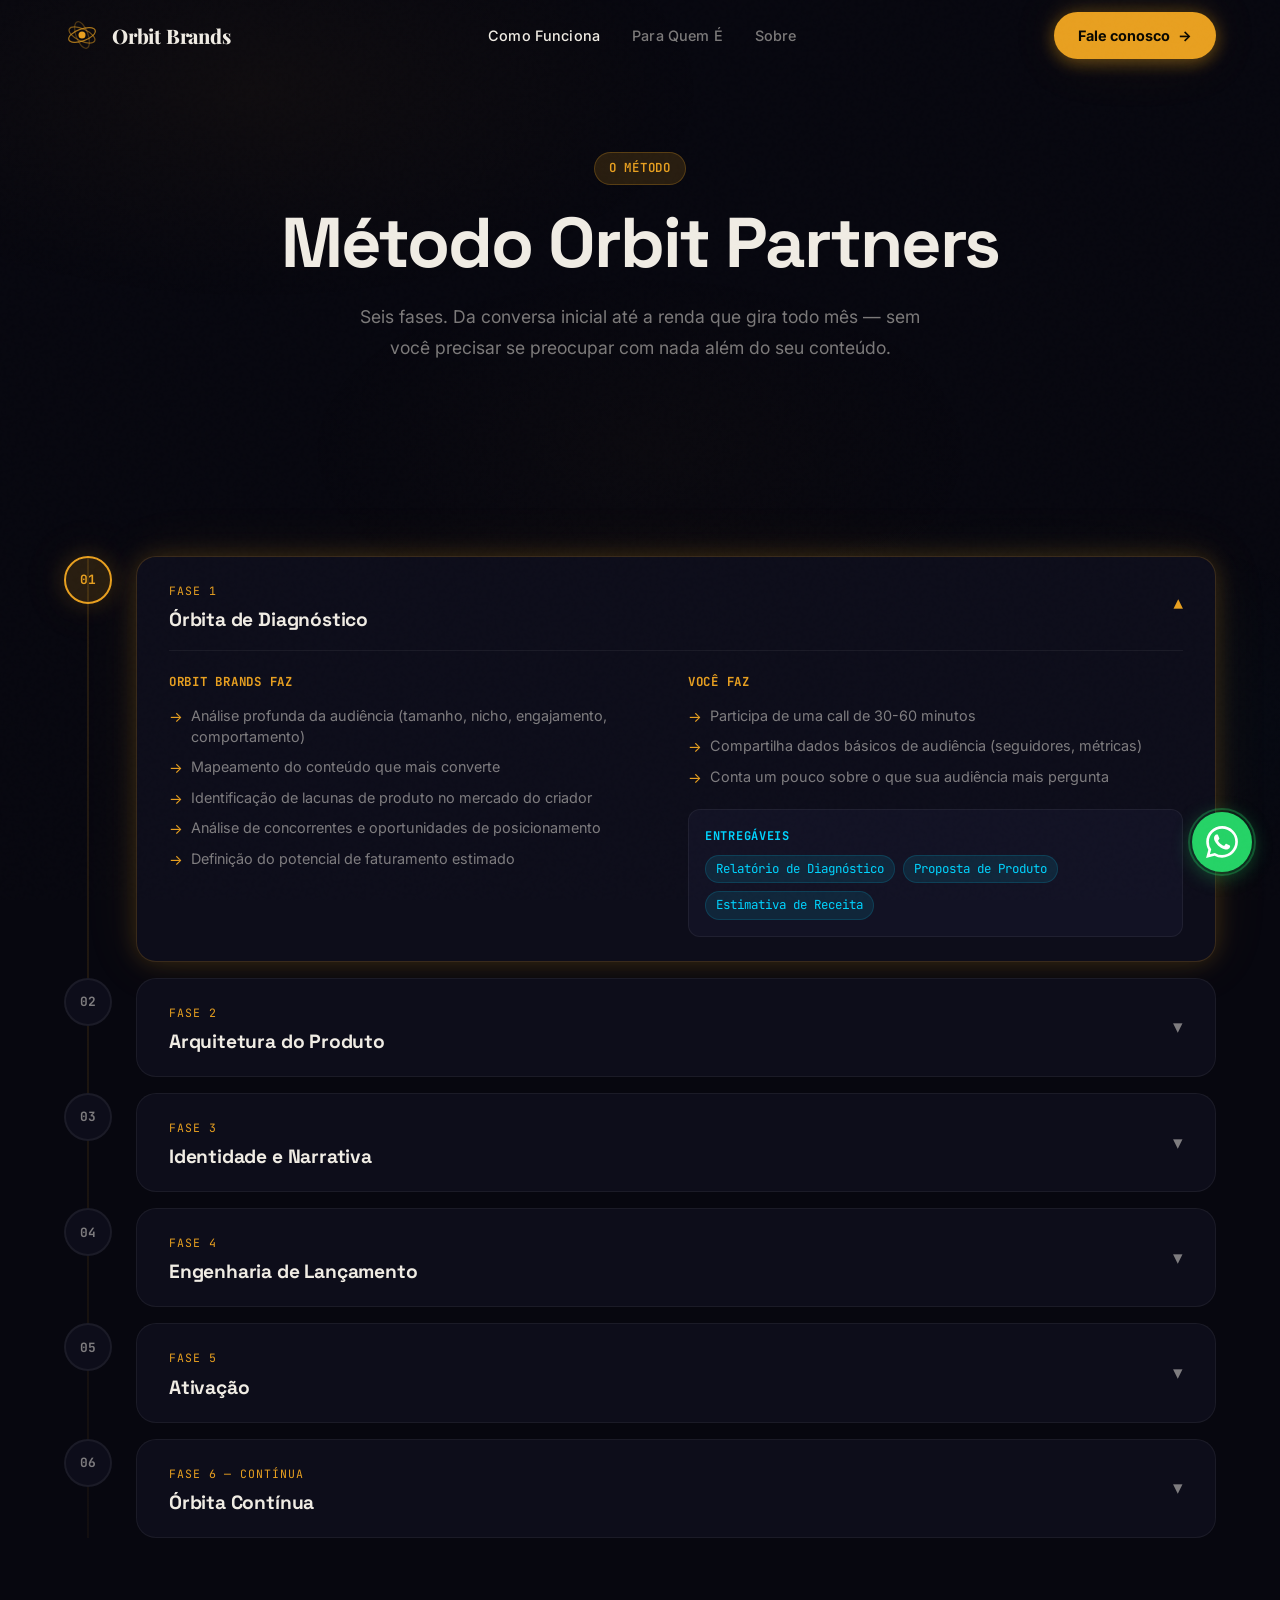
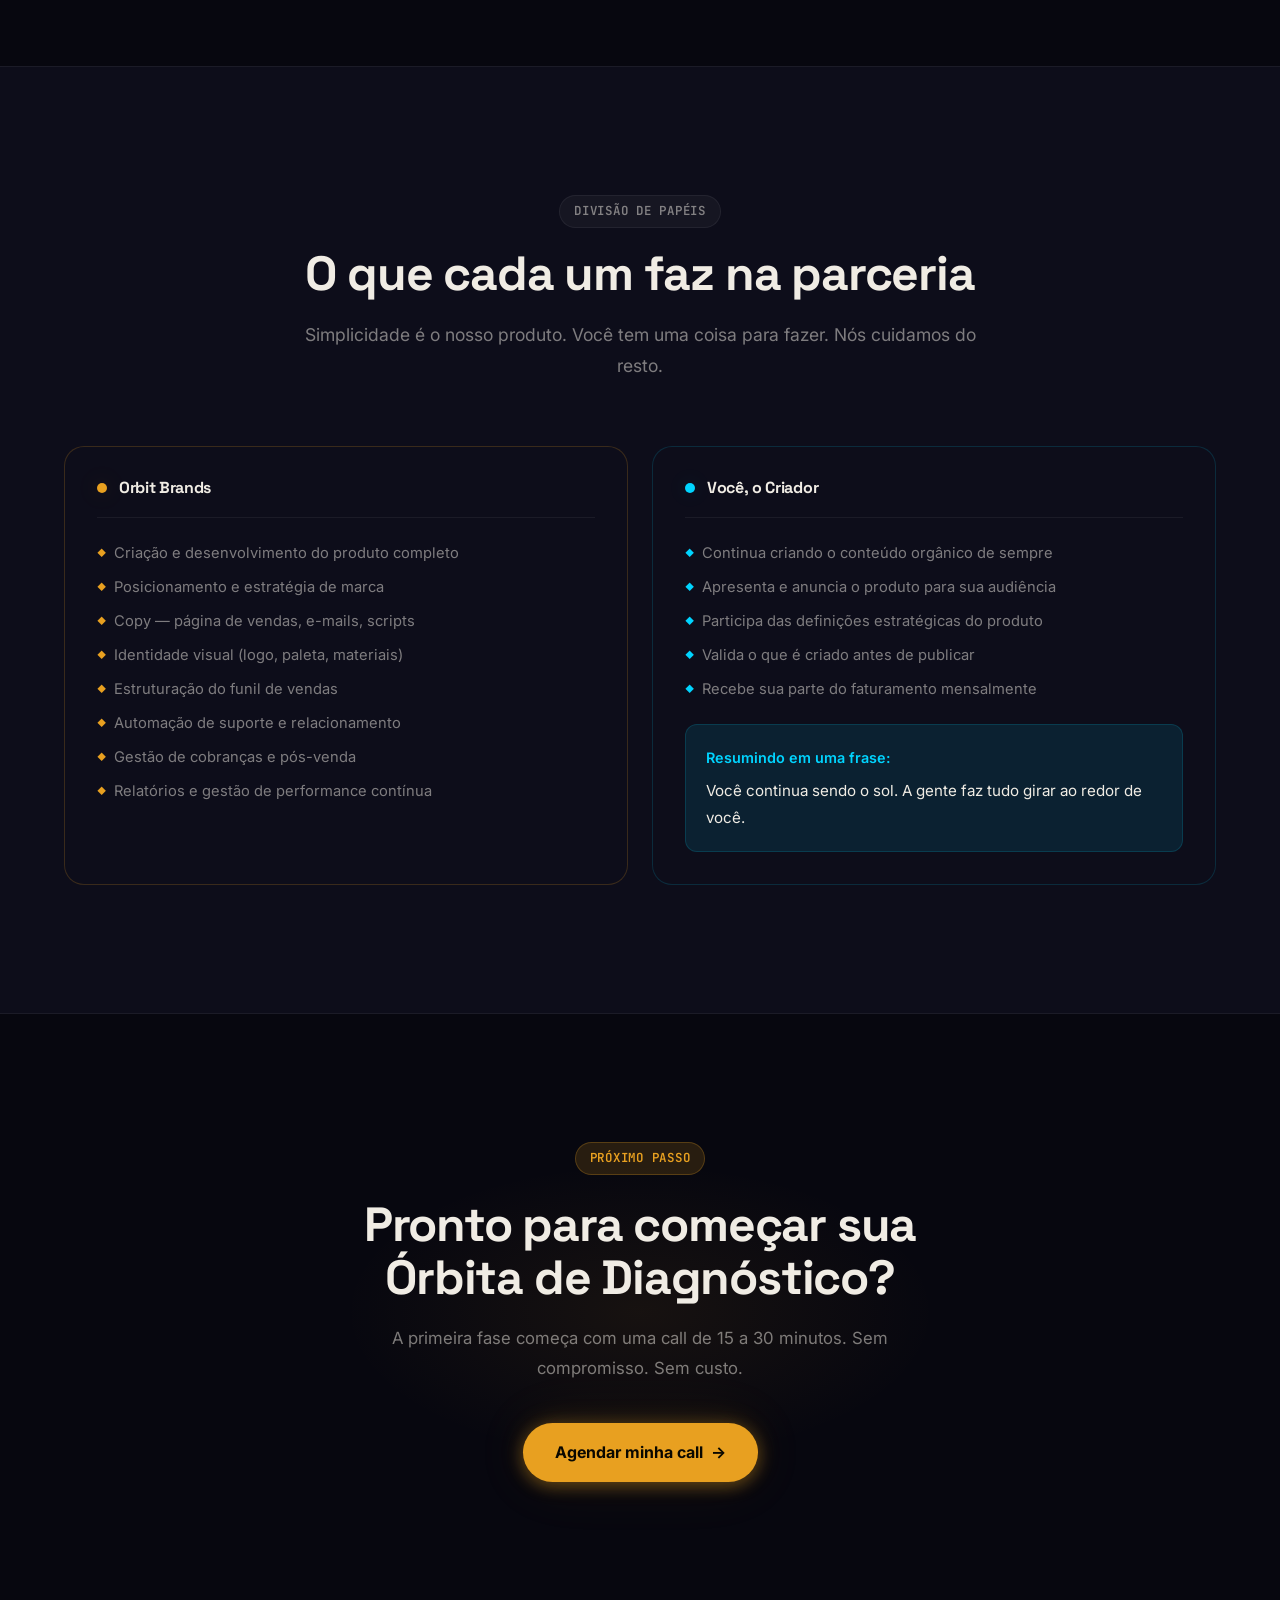
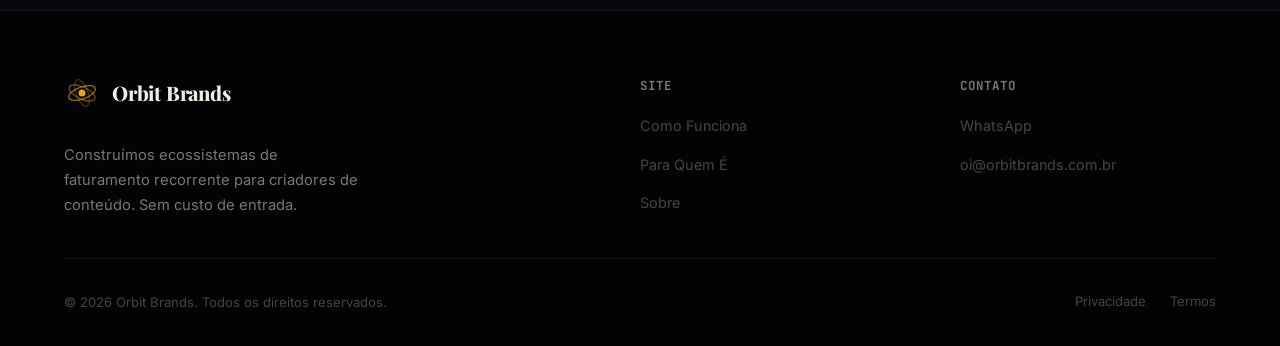
<file: como-funciona.html>
<!DOCTYPE html>
<html lang="pt-BR">
<head>
  <meta charset="UTF-8" />
  <meta name="viewport" content="width=device-width, initial-scale=1.0" />
  <link rel="icon" type="image/svg+xml" href="favicon.svg" />
  <title>Como Funciona — Método Orbit Partners | Orbit Brands</title>
  <meta name="description" content="Conheça o Método Orbit Partners: 6 fases que transformam sua audiência em um ecossistema de renda recorrente, sem custo de entrada." />
  <link rel="stylesheet" href="assets/css/orbit.css" />
  <link rel="icon" type="image/svg+xml" href="data:image/svg+xml,%3Csvg xmlns='http://www.w3.org/2000/svg' viewBox='0 0 32 32'%3E%3Ccircle cx='16' cy='16' r='14' fill='%23e8a020'/%3E%3Ccircle cx='16' cy='16' r='7' fill='none' stroke='%230a0800' stroke-width='2'/%3E%3Ccircle cx='16' cy='16' r='3' fill='%230a0800'/%3E%3C/svg%3E" />
</head>
<body>

  <!-- ── Navigation ─────────────────────────────────── -->
  <nav class="nav">
    <div class="nav__inner">
      <a href="index.html" class="nav__logo">
        <svg class="nav__logo-icon" viewBox="0 0 36 36" fill="none" xmlns="http://www.w3.org/2000/svg" aria-hidden="true"><circle cx="18" cy="18" r="3.5" fill="#e8a020"/><ellipse cx="18" cy="18" rx="14" ry="6" stroke="#e8a020" stroke-width="1.2" opacity=".7" transform="rotate(-20 18 18)"/><ellipse cx="18" cy="18" rx="14" ry="6" stroke="#e8a020" stroke-width="1.2" opacity=".5" transform="rotate(25 18 18)"/><ellipse cx="18" cy="18" rx="14" ry="6" stroke="#e8a020" stroke-width="1.2" opacity=".3" transform="rotate(70 18 18)"/></svg>
        Orbit Brands
      </a>
      <ul class="nav__links">
        <li><a href="como-funciona.html">Como Funciona</a></li>
        <li><a href="para-quem.html">Para Quem É</a></li>
        <li><a href="sobre.html">Sobre</a></li>
      </ul>
      <div class="nav__cta">
        <a href="https://wa.me/5547999887708?text=Ol%C3%A1!%20Vim%20pelo%20site%20da%20Orbit%20Brands%20e%20quero%20saber%20mais%20sobre%20o%20M%C3%A9todo%20Orbit%20Partners." target="_blank" rel="noopener" class="btn btn--primary btn--icon hide-mobile">Fale conosco <span class="btn__arrow">→</span></a>
        <button class="nav__burger" aria-label="Menu" aria-expanded="false"><span></span><span></span><span></span></button>
      </div>
    </div>
  </nav>
  <nav class="nav__mobile">
    <a href="como-funciona.html">Como Funciona</a>
    <a href="para-quem.html">Para Quem É</a>
    <a href="sobre.html">Sobre</a>
    <a href="https://wa.me/5547999887708?text=Ol%C3%A1!%20Vim%20pelo%20site%20da%20Orbit%20Brands%20e%20quero%20saber%20mais%20sobre%20o%20M%C3%A9todo%20Orbit%20Partners." target="_blank" rel="noopener" style="color:var(--gold);font-weight:700;">Fale pelo WhatsApp →</a>
  </nav>

  <!-- ── Page Hero ──────────────────────────────────── -->
  <section class="page-hero" aria-labelledby="page-heading">
    <div class="container">
      <span class="badge badge--gold anim-float-1">O Método</span>
      <h1 id="page-heading" class="anim-float-2">Método Orbit Partners</h1>
      <p class="anim-float-3">Seis fases. Da conversa inicial até a renda que gira todo mês — sem você precisar se preocupar com nada além do seu conteúdo.</p>
    </div>
  </section>

  <!-- ── Phases ─────────────────────────────────────── -->
  <section class="section" aria-label="Fases do método">
    <div class="container">
      <div class="phases">
        <div class="phases__timeline">

          <!-- Fase 1 -->
          <div class="phase">
            <div class="phase__num-wrap">
              <div class="phase__circle">01</div>
            </div>
            <div class="phase__card reveal">
              <div class="phase__header">
                <div>
                  <p class="phase__meta">Fase 1</p>
                  <h3 class="phase__title">Órbita de Diagnóstico</h3>
                </div>
                <span class="phase__toggle">▾</span>
              </div>
              <div class="phase__body">
                <div class="phase__body-inner">
                  <div>
                    <p class="phase__col-title">Orbit Brands faz</p>
                    <ul class="phase__list">
                      <li>Análise profunda da audiência (tamanho, nicho, engajamento, comportamento)</li>
                      <li>Mapeamento do conteúdo que mais converte</li>
                      <li>Identificação de lacunas de produto no mercado do criador</li>
                      <li>Análise de concorrentes e oportunidades de posicionamento</li>
                      <li>Definição do potencial de faturamento estimado</li>
                    </ul>
                  </div>
                  <div>
                    <p class="phase__col-title">Você faz</p>
                    <ul class="phase__list">
                      <li>Participa de uma call de 30-60 minutos</li>
                      <li>Compartilha dados básicos de audiência (seguidores, métricas)</li>
                      <li>Conta um pouco sobre o que sua audiência mais pergunta</li>
                    </ul>
                    <div class="phase__deliverables" style="margin-top:var(--sp-5);">
                      <p class="phase__deliverables-title">Entregáveis</p>
                      <div class="phase__tags">
                        <span class="phase__tag">Relatório de Diagnóstico</span>
                        <span class="phase__tag">Proposta de Produto</span>
                        <span class="phase__tag">Estimativa de Receita</span>
                      </div>
                    </div>
                  </div>
                </div>
              </div>
            </div>
          </div>

          <!-- Fase 2 -->
          <div class="phase">
            <div class="phase__num-wrap">
              <div class="phase__circle">02</div>
            </div>
            <div class="phase__card reveal reveal-delay-1">
              <div class="phase__header">
                <div>
                  <p class="phase__meta">Fase 2</p>
                  <h3 class="phase__title">Arquitetura do Produto</h3>
                </div>
                <span class="phase__toggle">▾</span>
              </div>
              <div class="phase__body">
                <div class="phase__body-inner">
                  <div>
                    <p class="phase__col-title">Orbit Brands faz</p>
                    <ul class="phase__list">
                      <li>Definição do tipo de produto (info-produto, comunidade, assinatura, produto físico)</li>
                      <li>Posicionamento estratégico no mercado do criador</li>
                      <li>Precificação baseada em dados de mercado e potencial de conversão</li>
                      <li>Estrutura da oferta principal e possíveis upsells</li>
                      <li>Modelo de recorrência e esteira de crescimento</li>
                    </ul>
                  </div>
                  <div>
                    <p class="phase__col-title">Você faz</p>
                    <ul class="phase__list">
                      <li>Valida o produto proposto e dá feedback</li>
                      <li>Confirma se acredita no produto e se consegue falar sobre ele com autoridade</li>
                      <li>Sinaliza preferências de preço e formato</li>
                    </ul>
                    <div class="phase__deliverables" style="margin-top:var(--sp-5);">
                      <p class="phase__deliverables-title">Entregáveis</p>
                      <div class="phase__tags">
                        <span class="phase__tag">Documento de Produto</span>
                        <span class="phase__tag">Estrutura de Precificação</span>
                        <span class="phase__tag">Modelo de Recorrência</span>
                      </div>
                    </div>
                  </div>
                </div>
              </div>
            </div>
          </div>

          <!-- Fase 3 -->
          <div class="phase">
            <div class="phase__num-wrap">
              <div class="phase__circle">03</div>
            </div>
            <div class="phase__card reveal reveal-delay-2">
              <div class="phase__header">
                <div>
                  <p class="phase__meta">Fase 3</p>
                  <h3 class="phase__title">Identidade e Narrativa</h3>
                </div>
                <span class="phase__toggle">▾</span>
              </div>
              <div class="phase__body">
                <div class="phase__body-inner">
                  <div>
                    <p class="phase__col-title">Orbit Brands faz</p>
                    <ul class="phase__list">
                      <li>Naming do produto (nome, tagline, posicionamento de marca)</li>
                      <li>Identidade visual completa (logo, paleta, tipografia, estética)</li>
                      <li>Copy da página de vendas e materiais de marketing</li>
                      <li>Scripts para vídeos de lançamento e stories</li>
                      <li>E-mails, automações e sequência de nutrição</li>
                    </ul>
                  </div>
                  <div>
                    <p class="phase__col-title">Você faz</p>
                    <ul class="phase__list">
                      <li>Aprova a identidade visual e a narrativa do produto</li>
                      <li>Valida o copy e adapta para seu tom de voz</li>
                      <li>Fornece fotos ou aparece em materiais se necessário</li>
                    </ul>
                    <div class="phase__deliverables" style="margin-top:var(--sp-5);">
                      <p class="phase__deliverables-title">Entregáveis</p>
                      <div class="phase__tags">
                        <span class="phase__tag">Brand Kit Completo</span>
                        <span class="phase__tag">Página de Vendas</span>
                        <span class="phase__tag">Copy & Scripts</span>
                        <span class="phase__tag">E-mails Automatizados</span>
                      </div>
                    </div>
                  </div>
                </div>
              </div>
            </div>
          </div>

          <!-- Fase 4 -->
          <div class="phase">
            <div class="phase__num-wrap">
              <div class="phase__circle">04</div>
            </div>
            <div class="phase__card reveal reveal-delay-3">
              <div class="phase__header">
                <div>
                  <p class="phase__meta">Fase 4</p>
                  <h3 class="phase__title">Engenharia de Lançamento</h3>
                </div>
                <span class="phase__toggle">▾</span>
              </div>
              <div class="phase__body">
                <div class="phase__body-inner">
                  <div>
                    <p class="phase__col-title">Orbit Brands faz</p>
                    <ul class="phase__list">
                      <li>Configuração completa do funil de vendas (checkout, order bump, upsell)</li>
                      <li>Criação de materiais de divulgação (estáticos e vídeo)</li>
                      <li>Setup das automações de venda e follow-up</li>
                      <li>Automações de recuperação de carrinho e pós-venda</li>
                      <li>Cronograma de lançamento e estratégia de countdown</li>
                    </ul>
                  </div>
                  <div>
                    <p class="phase__col-title">Você faz</p>
                    <ul class="phase__list">
                      <li>Grava vídeo de lançamento seguindo o script</li>
                      <li>Posta os stories e conteúdos de aquecimento</li>
                      <li>Está disponível para responder DMs nos dias de lançamento</li>
                    </ul>
                    <div class="phase__deliverables" style="margin-top:var(--sp-5);">
                      <p class="phase__deliverables-title">Entregáveis</p>
                      <div class="phase__tags">
                        <span class="phase__tag">Funil Configurado</span>
                        <span class="phase__tag">Criativos de Anúncio</span>
                        <span class="phase__tag">Campanhas Ativas</span>
                        <span class="phase__tag">Cronograma de Lançamento</span>
                      </div>
                    </div>
                  </div>
                </div>
              </div>
            </div>
          </div>

          <!-- Fase 5 -->
          <div class="phase">
            <div class="phase__num-wrap">
              <div class="phase__circle">05</div>
            </div>
            <div class="phase__card reveal reveal-delay-4">
              <div class="phase__header">
                <div>
                  <p class="phase__meta">Fase 5</p>
                  <h3 class="phase__title">Ativação</h3>
                </div>
                <span class="phase__toggle">▾</span>
              </div>
              <div class="phase__body">
                <div class="phase__body-inner">
                  <div>
                    <p class="phase__col-title">Orbit Brands faz</p>
                    <ul class="phase__list">
                      <li>Opera o funil de vendas e automações em tempo real</li>
                      <li>Monitoramento de métricas e otimização diária</li>
                      <li>Atendimento ao cliente via automações e suporte</li>
                      <li>Gestão de cobranças e recuperação de inadimplência</li>
                      <li>Repasse de resultados com relatórios semanais</li>
                    </ul>
                  </div>
                  <div>
                    <p class="phase__col-title">Você faz</p>
                    <ul class="phase__list">
                      <li>Anuncia e apresenta o produto para a sua audiência</li>
                      <li>Continua criando seu conteúdo orgânico normalmente</li>
                      <li>Recebe os resultados toda semana</li>
                    </ul>
                    <div class="phase__deliverables" style="margin-top:var(--sp-5);">
                      <p class="phase__deliverables-title">Entregáveis</p>
                      <div class="phase__tags">
                        <span class="phase__tag">Lançamento Ativo</span>
                        <span class="phase__tag">Relatório de Vendas</span>
                        <span class="phase__tag">Primeiras Receitas</span>
                      </div>
                    </div>
                  </div>
                </div>
              </div>
            </div>
          </div>

          <!-- Fase 6 -->
          <div class="phase">
            <div class="phase__num-wrap">
              <div class="phase__circle">06</div>
            </div>
            <div class="phase__card reveal reveal-delay-5">
              <div class="phase__header">
                <div>
                  <p class="phase__meta">Fase 6 — Contínua</p>
                  <h3 class="phase__title">Órbita Contínua</h3>
                </div>
                <span class="phase__toggle">▾</span>
              </div>
              <div class="phase__body">
                <div class="phase__body-inner">
                  <div>
                    <p class="phase__col-title">Orbit Brands faz</p>
                    <ul class="phase__list">
                      <li>Otimização contínua do funil e das automações</li>
                      <li>Testes A/B de materiais, páginas e ofertas</li>
                      <li>Escala de estratégias conforme os dados de performance</li>
                      <li>Novos produtos e vertentes de receita ao longo do tempo</li>
                      <li>Relatórios mensais de performance e planejamento estratégico</li>
                    </ul>
                  </div>
                  <div>
                    <p class="phase__col-title">Você faz</p>
                    <ul class="phase__list">
                      <li>Cria conteúdo orgânico — como sempre fez</li>
                      <li>Participa de reuniões mensais de estratégia</li>
                      <li>Recebe sua parte do faturamento todo mês</li>
                    </ul>
                    <div class="phase__deliverables" style="margin-top:var(--sp-5);">
                      <p class="phase__deliverables-title">Entregáveis</p>
                      <div class="phase__tags">
                        <span class="phase__tag">Receita Recorrente Mensal</span>
                        <span class="phase__tag">Dashboard de Performance</span>
                        <span class="phase__tag">Roadmap de Crescimento</span>
                      </div>
                    </div>
                  </div>
                </div>
              </div>
            </div>
          </div>

        </div>
      </div>
    </div>
  </section>

  <!-- ── Responsabilidades ──────────────────────────── -->
  <section class="section" style="background:var(--color-surface);border-top:1px solid var(--color-border);border-bottom:1px solid var(--color-border);">
    <div class="container">
      <div class="section-header reveal">
        <span class="badge badge--phase">Divisão de papéis</span>
        <h2>O que cada um faz na parceria</h2>
        <p>Simplicidade é o nosso produto. Você tem uma coisa para fazer. Nós cuidamos do resto.</p>
      </div>

      <div class="vs-grid">
        <div class="vs-col vs-col--orbit reveal">
          <div class="vs-col__header">
            <div class="vs-col__dot"></div>
            <h3 class="vs-col__title">Orbit Brands</h3>
          </div>
          <ul class="vs-list">
            <li>Criação e desenvolvimento do produto completo</li>
            <li>Posicionamento e estratégia de marca</li>
            <li>Copy — página de vendas, e-mails, scripts</li>
            <li>Identidade visual (logo, paleta, materiais)</li>
            <li>Estruturação do funil de vendas</li>
            <li>Automação de suporte e relacionamento</li>
            <li>Gestão de cobranças e pós-venda</li>
            <li>Relatórios e gestão de performance contínua</li>
          </ul>
        </div>
        <div class="vs-col vs-col--creator reveal reveal-delay-2">
          <div class="vs-col__header">
            <div class="vs-col__dot"></div>
            <h3 class="vs-col__title">Você, o Criador</h3>
          </div>
          <ul class="vs-list">
            <li>Continua criando o conteúdo orgânico de sempre</li>
            <li>Apresenta e anuncia o produto para sua audiência</li>
            <li>Participa das definições estratégicas do produto</li>
            <li>Valida o que é criado antes de publicar</li>
            <li>Recebe sua parte do faturamento mensalmente</li>
          </ul>
          <div style="margin-top:var(--sp-6);padding:var(--sp-5);background:var(--cyan-dim);border:1px solid rgba(0,212,255,0.15);border-radius:var(--r-md);">
            <p style="font-size:0.9rem;color:var(--cyan);font-weight:600;margin-bottom:var(--sp-2);">Resumindo em uma frase:</p>
            <p style="font-size:0.95rem;color:var(--color-text);">Você continua sendo o sol. A gente faz tudo girar ao redor de você.</p>
          </div>
        </div>
      </div>
    </div>
  </section>

  <!-- ── CTA ────────────────────────────────────────── -->
  <section class="cta-section">
    <div class="container">
      <div class="reveal">
        <span class="badge badge--gold" style="margin-bottom:var(--sp-6);display:inline-flex;">Próximo passo</span>
        <h2>Pronto para começar sua Órbita de Diagnóstico?</h2>
        <p>A primeira fase começa com uma call de 15 a 30 minutos. Sem compromisso. Sem custo.</p>
        <a href="https://wa.me/5547999887708?text=Ol%C3%A1!%20Quero%20agendar%20minha%20call%20de%20diagn%C3%B3stico%20com%20a%20Orbit%20Brands." target="_blank" rel="noopener" class="btn btn--primary btn--lg btn--icon">
          Agendar minha call <span class="btn__arrow">→</span>
        </a>
      </div>
    </div>
  </section>

  <!-- ── Footer ─────────────────────────────────────── -->
  <footer class="footer">
    <div class="container">
      <div class="footer__grid">
        <div class="footer__brand">
          <a href="index.html" class="nav__logo" style="margin-bottom:var(--sp-4);display:inline-flex;">
            <svg class="nav__logo-icon" viewBox="0 0 36 36" fill="none" xmlns="http://www.w3.org/2000/svg" aria-hidden="true"><circle cx="18" cy="18" r="3.5" fill="#e8a020"/><ellipse cx="18" cy="18" rx="14" ry="6" stroke="#e8a020" stroke-width="1.2" opacity=".7" transform="rotate(-20 18 18)"/><ellipse cx="18" cy="18" rx="14" ry="6" stroke="#e8a020" stroke-width="1.2" opacity=".5" transform="rotate(25 18 18)"/><ellipse cx="18" cy="18" rx="14" ry="6" stroke="#e8a020" stroke-width="1.2" opacity=".3" transform="rotate(70 18 18)"/></svg>
            Orbit Brands
          </a>
          <p>Construímos ecossistemas de faturamento recorrente para criadores de conteúdo. Sem custo de entrada.</p>
        </div>
        <div>
          <p class="footer__col-title">Site</p>
          <ul class="footer__links">
            <li><a href="como-funciona.html">Como Funciona</a></li>
            <li><a href="para-quem.html">Para Quem É</a></li>
            <li><a href="sobre.html">Sobre</a></li>
          </ul>
        </div>
        <div>
          <p class="footer__col-title">Contato</p>
          <ul class="footer__links">
            <li><a href="https://wa.me/5547999887708?text=Ol%C3%A1!%20Quero%20agendar%20minha%20call%20de%20diagn%C3%B3stico%20com%20a%20Orbit%20Brands." target="_blank" rel="noopener">WhatsApp</a></li>
            <li><a href="mailto:oi@orbitbrands.com.br">oi@orbitbrands.com.br</a></li>
          </ul>
        </div>
      </div>
      <div class="footer__bottom">
        <p class="footer__copy">© 2026 Orbit Brands. Todos os direitos reservados.</p>
        <div class="footer__legal"><a href="#">Privacidade</a><a href="#">Termos</a></div>
      </div>
    </div>
  </footer>

  <!-- Floating WhatsApp Button -->
  <a href="https://wa.me/5547999887708?text=Ol%C3%A1!%20Vim%20pelo%20site%20da%20Orbit%20Brands%20e%20quero%20saber%20mais." target="_blank" rel="noopener" class="whatsapp-float" aria-label="Fale conosco pelo WhatsApp">
    <svg xmlns="http://www.w3.org/2000/svg" viewBox="0 0 24 24"><path d="M17.472 14.382c-.297-.149-1.758-.867-2.03-.967-.273-.099-.471-.148-.67.15-.197.297-.767.966-.94 1.164-.173.199-.347.223-.644.075-.297-.15-1.255-.463-2.39-1.475-.883-.788-1.48-1.761-1.653-2.059-.173-.297-.018-.458.13-.606.134-.133.298-.347.446-.52.149-.174.198-.298.298-.497.099-.198.05-.371-.025-.52-.075-.149-.669-1.612-.916-2.207-.242-.579-.487-.5-.669-.51-.173-.008-.371-.01-.57-.01-.198 0-.52.074-.792.372-.272.297-1.04 1.016-1.04 2.479 0 1.462 1.065 2.875 1.213 3.074.149.198 2.096 3.2 5.077 4.487.709.306 1.262.489 1.694.625.712.227 1.36.195 1.871.118.571-.085 1.758-.719 2.006-1.413.248-.694.248-1.289.173-1.413-.074-.124-.272-.198-.57-.347m-5.421 7.403h-.004a9.87 9.87 0 01-5.031-1.378l-.361-.214-3.741.982.998-3.648-.235-.374a9.86 9.86 0 01-1.51-5.26c.001-5.45 4.436-9.884 9.888-9.884 2.64 0 5.122 1.03 6.988 2.898a9.825 9.825 0 012.893 6.994c-.003 5.45-4.437 9.884-9.885 9.884m8.413-18.297A11.815 11.815 0 0012.05 0C5.495 0 .16 5.335.157 11.892c0 2.096.547 4.142 1.588 5.945L.057 24l6.305-1.654a11.882 11.882 0 005.683 1.448h.005c6.554 0 11.89-5.335 11.893-11.893a11.821 11.821 0 00-3.48-8.413z"/></svg>
  </a>

  <script src="assets/js/orbit.js"></script>
</body>
</html>
</file>
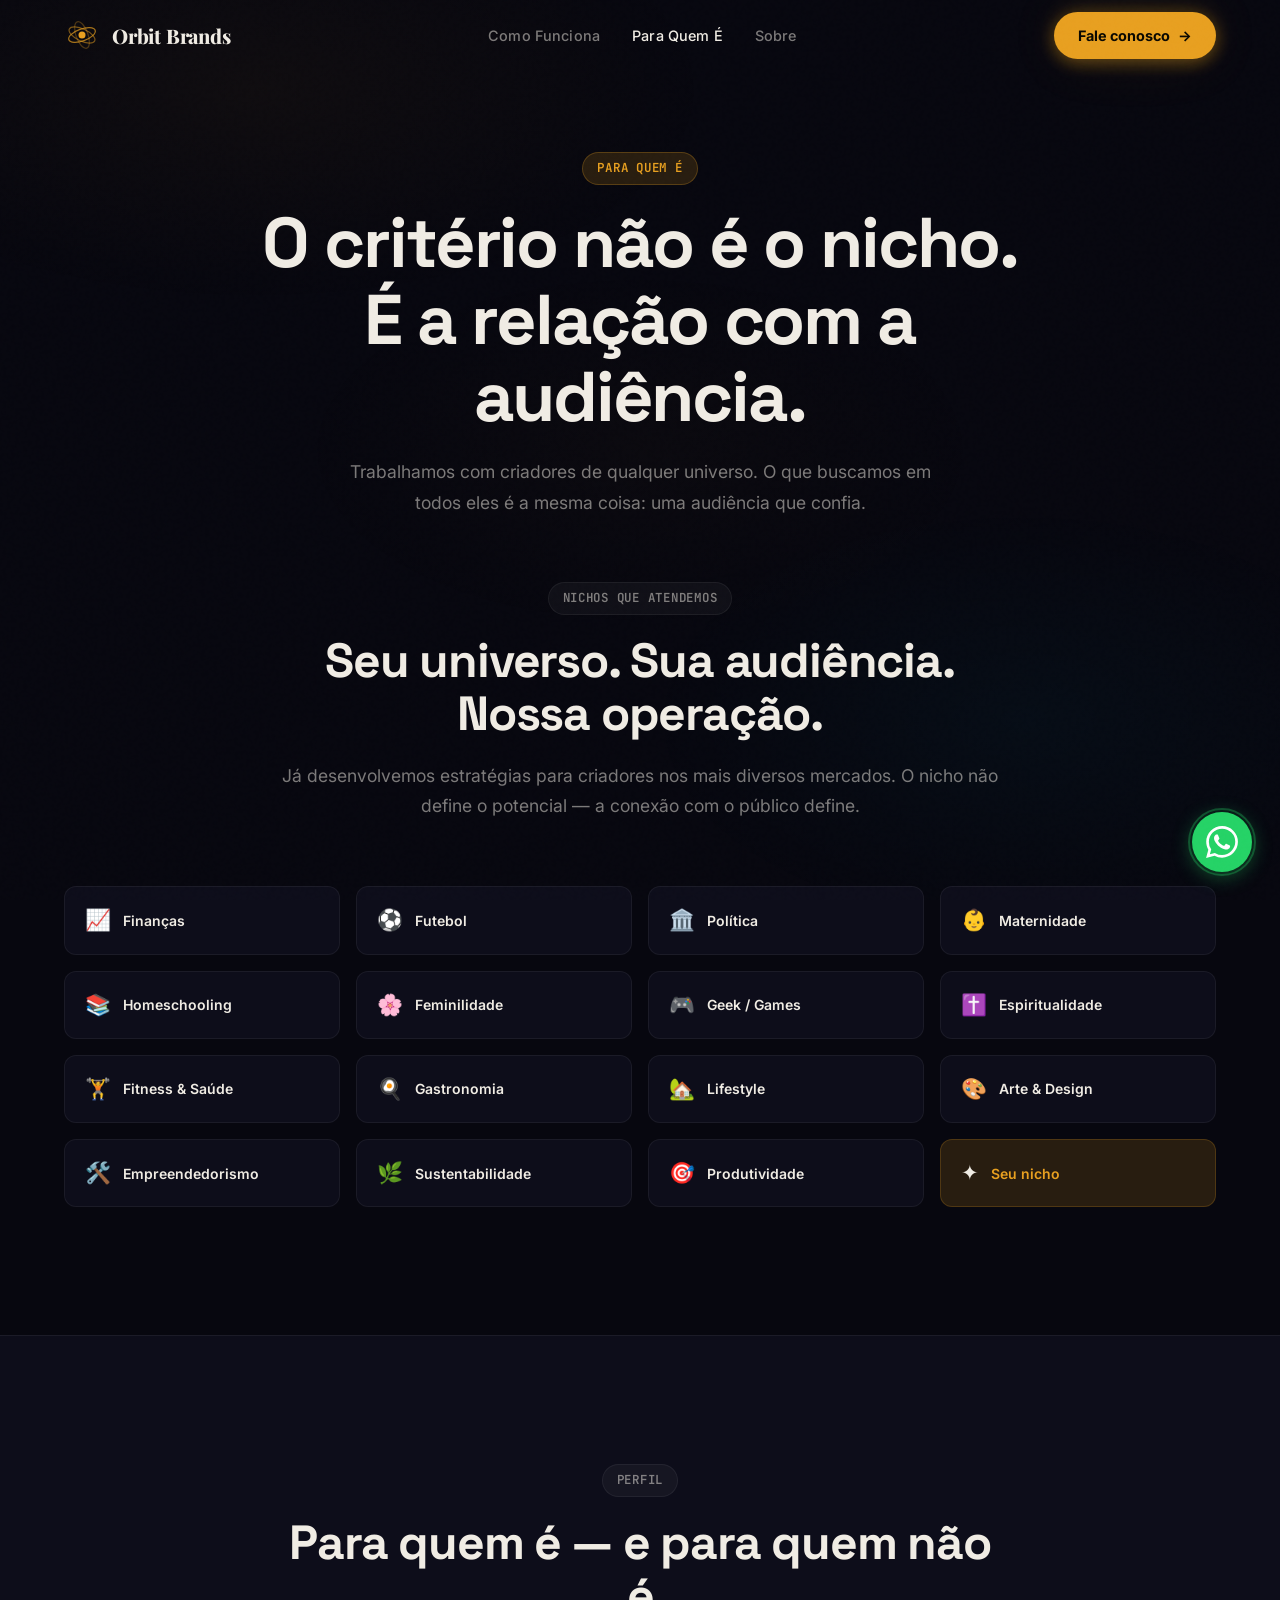
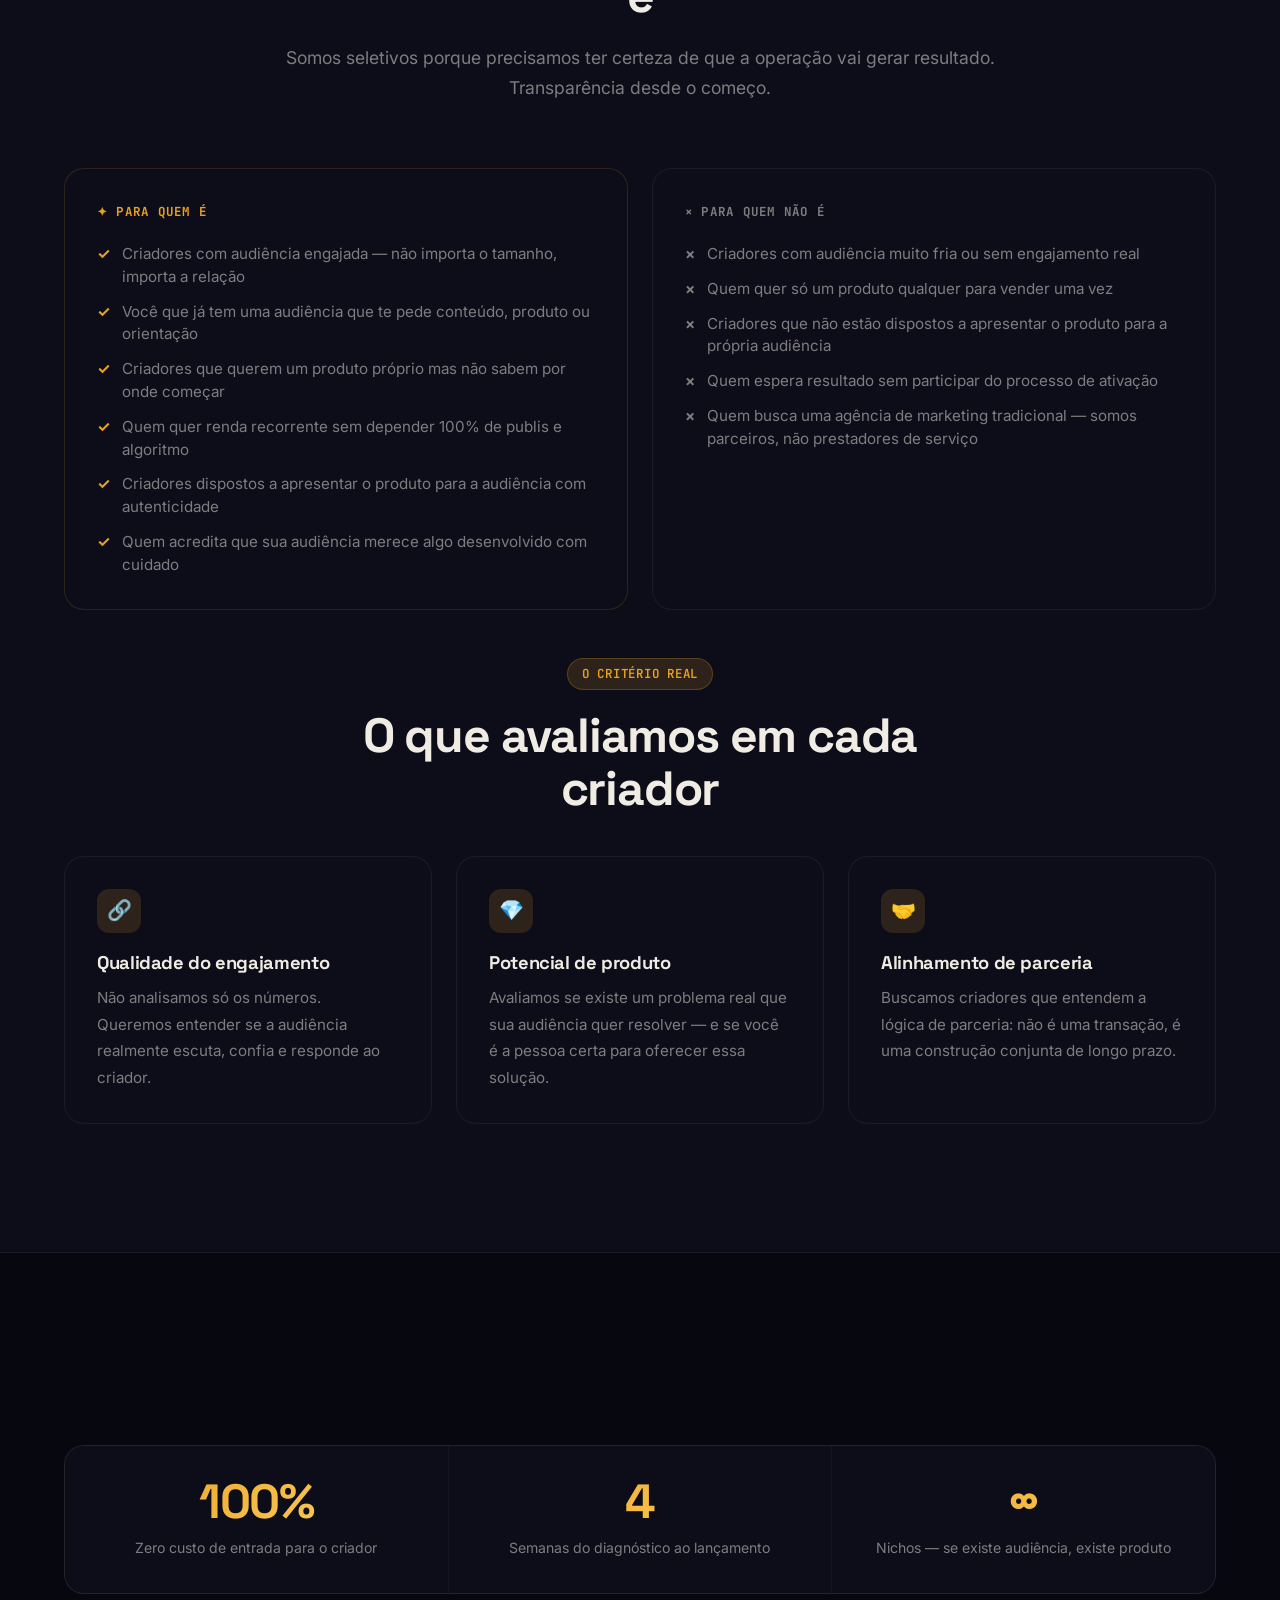
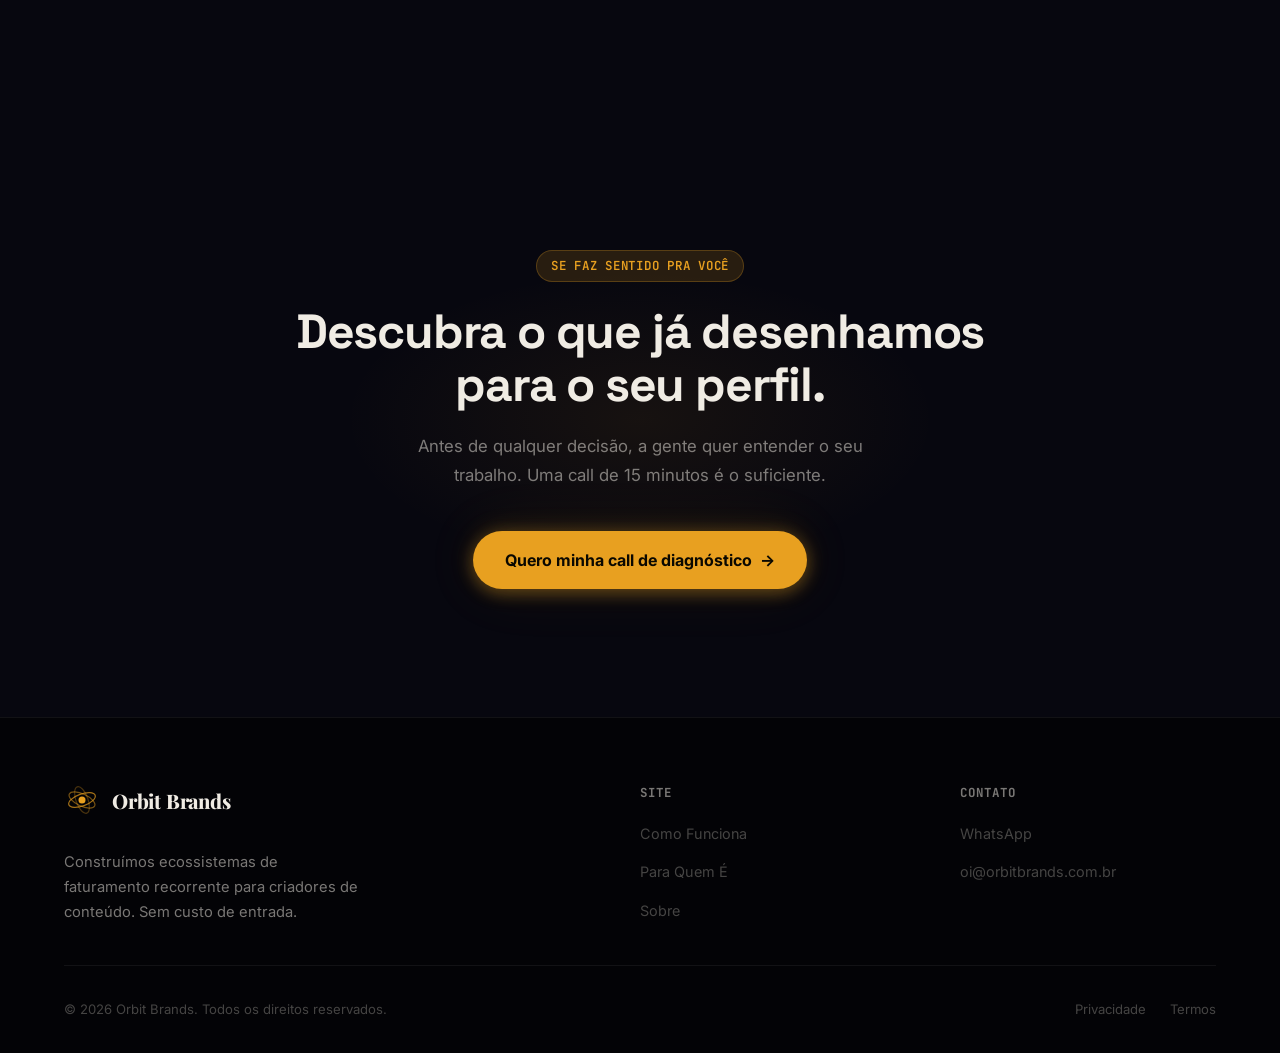
<file: para-quem.html>
<!DOCTYPE html>
<html lang="pt-BR">
<head>
  <meta charset="UTF-8" />
  <meta name="viewport" content="width=device-width, initial-scale=1.0" />
  <link rel="icon" type="image/svg+xml" href="favicon.svg" />
  <title>Para Quem É — Orbit Brands</title>
  <meta name="description" content="A Orbit Brands atende criadores de conteúdo de todos os nichos. Veja o perfil do criador ideal e descubra se a parceria faz sentido para você." />
  <link rel="stylesheet" href="assets/css/orbit.css" />
  <link rel="icon" type="image/svg+xml" href="data:image/svg+xml,%3Csvg xmlns='http://www.w3.org/2000/svg' viewBox='0 0 32 32'%3E%3Ccircle cx='16' cy='16' r='14' fill='%23e8a020'/%3E%3Ccircle cx='16' cy='16' r='7' fill='none' stroke='%230a0800' stroke-width='2'/%3E%3Ccircle cx='16' cy='16' r='3' fill='%230a0800'/%3E%3C/svg%3E" />
</head>
<body>

  <nav class="nav">
    <div class="nav__inner">
      <a href="index.html" class="nav__logo"><svg class="nav__logo-icon" viewBox="0 0 36 36" fill="none" xmlns="http://www.w3.org/2000/svg" aria-hidden="true"><circle cx="18" cy="18" r="3.5" fill="#e8a020"/><ellipse cx="18" cy="18" rx="14" ry="6" stroke="#e8a020" stroke-width="1.2" opacity=".7" transform="rotate(-20 18 18)"/><ellipse cx="18" cy="18" rx="14" ry="6" stroke="#e8a020" stroke-width="1.2" opacity=".5" transform="rotate(25 18 18)"/><ellipse cx="18" cy="18" rx="14" ry="6" stroke="#e8a020" stroke-width="1.2" opacity=".3" transform="rotate(70 18 18)"/></svg>Orbit Brands</a>
      <ul class="nav__links">
        <li><a href="como-funciona.html">Como Funciona</a></li>
        <li><a href="para-quem.html">Para Quem É</a></li>
        <li><a href="sobre.html">Sobre</a></li>
      </ul>
      <div class="nav__cta">
        <a href="https://wa.me/5547999887708?text=Ol%C3%A1!%20Vim%20pelo%20site%20da%20Orbit%20Brands%20e%20quero%20saber%20mais%20sobre%20o%20M%C3%A9todo%20Orbit%20Partners." target="_blank" rel="noopener" class="btn btn--primary btn--icon hide-mobile">Fale conosco <span class="btn__arrow">→</span></a>
        <button class="nav__burger" aria-label="Menu" aria-expanded="false"><span></span><span></span><span></span></button>
      </div>
    </div>
  </nav>
  <nav class="nav__mobile">
    <a href="como-funciona.html">Como Funciona</a>
    <a href="para-quem.html">Para Quem É</a>
    <a href="sobre.html">Sobre</a>
    <a href="https://wa.me/5547999887708?text=Ol%C3%A1!%20Vim%20pelo%20site%20da%20Orbit%20Brands%20e%20quero%20saber%20mais%20sobre%20o%20M%C3%A9todo%20Orbit%20Partners." target="_blank" rel="noopener" style="color:var(--gold);font-weight:700;">Fale pelo WhatsApp →</a>
  </nav>

  <!-- Hero -->
  <section class="page-hero">
    <div class="container">
      <span class="badge badge--gold anim-float-1">Para Quem É</span>
      <h1 class="anim-float-2">O critério não é o nicho.<br>É a relação com a audiência.</h1>
      <p class="anim-float-3">Trabalhamos com criadores de qualquer universo. O que buscamos em todos eles é a mesma coisa: uma audiência que confia.</p>
    </div>
  </section>

  <!-- Nichos Grid -->
  <section class="section" style="padding-top:0;">
    <div class="container">
      <div class="section-header reveal">
        <span class="badge badge--phase">Nichos que atendemos</span>
        <h2>Seu universo. Sua audiência. Nossa operação.</h2>
        <p>Já desenvolvemos estratégias para criadores nos mais diversos mercados. O nicho não define o potencial — a conexão com o público define.</p>
      </div>

      <div class="nichos__grid">
        <div class="nicho reveal"><span class="nicho__icon">📈</span><span class="nicho__name">Finanças</span></div>
        <div class="nicho reveal reveal-delay-1"><span class="nicho__icon">⚽</span><span class="nicho__name">Futebol</span></div>
        <div class="nicho reveal reveal-delay-2"><span class="nicho__icon">🏛️</span><span class="nicho__name">Política</span></div>
        <div class="nicho reveal reveal-delay-3"><span class="nicho__icon">👶</span><span class="nicho__name">Maternidade</span></div>
        <div class="nicho reveal"><span class="nicho__icon">📚</span><span class="nicho__name">Homeschooling</span></div>
        <div class="nicho reveal reveal-delay-1"><span class="nicho__icon">🌸</span><span class="nicho__name">Feminilidade</span></div>
        <div class="nicho reveal reveal-delay-2"><span class="nicho__icon">🎮</span><span class="nicho__name">Geek / Games</span></div>
        <div class="nicho reveal reveal-delay-3"><span class="nicho__icon">✝️</span><span class="nicho__name">Espiritualidade</span></div>
        <div class="nicho reveal"><span class="nicho__icon">🏋️</span><span class="nicho__name">Fitness & Saúde</span></div>
        <div class="nicho reveal reveal-delay-1"><span class="nicho__icon">🍳</span><span class="nicho__name">Gastronomia</span></div>
        <div class="nicho reveal reveal-delay-2"><span class="nicho__icon">🏡</span><span class="nicho__name">Lifestyle</span></div>
        <div class="nicho reveal reveal-delay-3"><span class="nicho__icon">🎨</span><span class="nicho__name">Arte & Design</span></div>
        <div class="nicho reveal"><span class="nicho__icon">🛠️</span><span class="nicho__name">Empreendedorismo</span></div>
        <div class="nicho reveal reveal-delay-1"><span class="nicho__icon">🌿</span><span class="nicho__name">Sustentabilidade</span></div>
        <div class="nicho reveal reveal-delay-2"><span class="nicho__icon">🎯</span><span class="nicho__name">Produtividade</span></div>
        <div class="nicho reveal reveal-delay-3" style="border-color:rgba(232,160,32,0.2);background:var(--gold-dim);">
          <span class="nicho__icon">✦</span>
          <span class="nicho__name" style="color:var(--gold);">Seu nicho</span>
        </div>
      </div>
    </div>
  </section>

  <!-- Perfil Ideal -->
  <section class="section" style="background:var(--color-surface);border-top:1px solid var(--color-border);border-bottom:1px solid var(--color-border);">
    <div class="container">
      <div class="section-header reveal">
        <span class="badge badge--phase">Perfil</span>
        <h2>Para quem é — e para quem não é</h2>
        <p>Somos seletivos porque precisamos ter certeza de que a operação vai gerar resultado. Transparência desde o começo.</p>
      </div>

      <div class="ideal__grid">
        <div class="ideal__yes reveal">
          <p class="ideal__label">✦ Para quem é</p>
          <ul class="ideal__list">
            <li>Criadores com audiência engajada — não importa o tamanho, importa a relação</li>
            <li>Você que já tem uma audiência que te pede conteúdo, produto ou orientação</li>
            <li>Criadores que querem um produto próprio mas não sabem por onde começar</li>
            <li>Quem quer renda recorrente sem depender 100% de publis e algoritmo</li>
            <li>Criadores dispostos a apresentar o produto para a audiência com autenticidade</li>
            <li>Quem acredita que sua audiência merece algo desenvolvido com cuidado</li>
          </ul>
        </div>
        <div class="ideal__no reveal reveal-delay-2">
          <p class="ideal__label">× Para quem não é</p>
          <ul class="ideal__list">
            <li>Criadores com audiência muito fria ou sem engajamento real</li>
            <li>Quem quer só um produto qualquer para vender uma vez</li>
            <li>Criadores que não estão dispostos a apresentar o produto para a própria audiência</li>
            <li>Quem espera resultado sem participar do processo de ativação</li>
            <li>Quem busca uma agência de marketing tradicional — somos parceiros, não prestadores de serviço</li>
          </ul>
        </div>
      </div>

      <!-- O que buscamos -->
      <div style="margin-top:var(--sp-12);">
        <div class="section-header reveal" style="margin-bottom:var(--sp-10);">
          <span class="badge badge--gold">O critério real</span>
          <h2>O que avaliamos em cada criador</h2>
        </div>
        <div class="steps__grid">
          <div class="step reveal">
            <div class="step__icon">🔗</div>
            <h3>Qualidade do engajamento</h3>
            <p>Não analisamos só os números. Queremos entender se a audiência realmente escuta, confia e responde ao criador.</p>
          </div>
          <div class="step reveal reveal-delay-2">
            <div class="step__icon">💎</div>
            <h3>Potencial de produto</h3>
            <p>Avaliamos se existe um problema real que sua audiência quer resolver — e se você é a pessoa certa para oferecer essa solução.</p>
          </div>
          <div class="step reveal reveal-delay-4">
            <div class="step__icon">🤝</div>
            <h3>Alinhamento de parceria</h3>
            <p>Buscamos criadores que entendem a lógica de parceria: não é uma transação, é uma construção conjunta de longo prazo.</p>
          </div>
        </div>
      </div>
    </div>
  </section>

  <!-- Stats -->
  <section class="section">
    <div class="container">
      <div class="stats-bar reveal">
        <div class="stat">
          <span class="stat__num gradient-text">100%</span>
          <span class="stat__label">Zero custo de entrada para o criador</span>
        </div>
        <div class="stat">
          <span class="stat__num gradient-text">4</span>
          <span class="stat__label">Semanas do diagnóstico ao lançamento</span>
        </div>
        <div class="stat">
          <span class="stat__num gradient-text">∞</span>
          <span class="stat__label">Nichos — se existe audiência, existe produto</span>
        </div>
      </div>
    </div>
  </section>

  <!-- CTA -->
  <section class="cta-section">
    <div class="container reveal">
      <span class="badge badge--gold" style="margin-bottom:var(--sp-6);display:inline-flex;">Se faz sentido pra você</span>
      <h2>Descubra o que já desenhamos para o seu perfil.</h2>
      <p>Antes de qualquer decisão, a gente quer entender o seu trabalho. Uma call de 15 minutos é o suficiente.</p>
      <a href="https://wa.me/5547999887708?text=Ol%C3%A1!%20Quero%20agendar%20minha%20call%20de%20diagn%C3%B3stico%20com%20a%20Orbit%20Brands." target="_blank" rel="noopener" class="btn btn--primary btn--lg btn--icon">
        Quero minha call de diagnóstico <span class="btn__arrow">→</span>
      </a>
    </div>
  </section>

  <footer class="footer">
    <div class="container">
      <div class="footer__grid">
        <div class="footer__brand">
          <a href="index.html" class="nav__logo" style="margin-bottom:var(--sp-4);display:inline-flex;"><svg class="nav__logo-icon" viewBox="0 0 36 36" fill="none" xmlns="http://www.w3.org/2000/svg" aria-hidden="true"><circle cx="18" cy="18" r="3.5" fill="#e8a020"/><ellipse cx="18" cy="18" rx="14" ry="6" stroke="#e8a020" stroke-width="1.2" opacity=".7" transform="rotate(-20 18 18)"/><ellipse cx="18" cy="18" rx="14" ry="6" stroke="#e8a020" stroke-width="1.2" opacity=".5" transform="rotate(25 18 18)"/><ellipse cx="18" cy="18" rx="14" ry="6" stroke="#e8a020" stroke-width="1.2" opacity=".3" transform="rotate(70 18 18)"/></svg>Orbit Brands</a>
          <p>Construímos ecossistemas de faturamento recorrente para criadores de conteúdo. Sem custo de entrada.</p>
        </div>
        <div>
          <p class="footer__col-title">Site</p>
          <ul class="footer__links">
            <li><a href="como-funciona.html">Como Funciona</a></li>
            <li><a href="para-quem.html">Para Quem É</a></li>
            <li><a href="sobre.html">Sobre</a></li>
          </ul>
        </div>
        <div>
          <p class="footer__col-title">Contato</p>
          <ul class="footer__links">
            <li><a href="https://wa.me/5547999887708?text=Ol%C3%A1!%20Quero%20agendar%20minha%20call%20de%20diagn%C3%B3stico%20com%20a%20Orbit%20Brands." target="_blank" rel="noopener">WhatsApp</a></li>
            <li><a href="mailto:oi@orbitbrands.com.br">oi@orbitbrands.com.br</a></li>
          </ul>
        </div>
      </div>
      <div class="footer__bottom">
        <p class="footer__copy">© 2026 Orbit Brands. Todos os direitos reservados.</p>
        <div class="footer__legal"><a href="#">Privacidade</a><a href="#">Termos</a></div>
      </div>
    </div>
  </footer>

  <!-- Floating WhatsApp Button -->
  <a href="https://wa.me/5547999887708?text=Ol%C3%A1!%20Vim%20pelo%20site%20da%20Orbit%20Brands%20e%20quero%20saber%20mais." target="_blank" rel="noopener" class="whatsapp-float" aria-label="Fale conosco pelo WhatsApp">
    <svg xmlns="http://www.w3.org/2000/svg" viewBox="0 0 24 24"><path d="M17.472 14.382c-.297-.149-1.758-.867-2.03-.967-.273-.099-.471-.148-.67.15-.197.297-.767.966-.94 1.164-.173.199-.347.223-.644.075-.297-.15-1.255-.463-2.39-1.475-.883-.788-1.48-1.761-1.653-2.059-.173-.297-.018-.458.13-.606.134-.133.298-.347.446-.52.149-.174.198-.298.298-.497.099-.198.05-.371-.025-.52-.075-.149-.669-1.612-.916-2.207-.242-.579-.487-.5-.669-.51-.173-.008-.371-.01-.57-.01-.198 0-.52.074-.792.372-.272.297-1.04 1.016-1.04 2.479 0 1.462 1.065 2.875 1.213 3.074.149.198 2.096 3.2 5.077 4.487.709.306 1.262.489 1.694.625.712.227 1.36.195 1.871.118.571-.085 1.758-.719 2.006-1.413.248-.694.248-1.289.173-1.413-.074-.124-.272-.198-.57-.347m-5.421 7.403h-.004a9.87 9.87 0 01-5.031-1.378l-.361-.214-3.741.982.998-3.648-.235-.374a9.86 9.86 0 01-1.51-5.26c.001-5.45 4.436-9.884 9.888-9.884 2.64 0 5.122 1.03 6.988 2.898a9.825 9.825 0 012.893 6.994c-.003 5.45-4.437 9.884-9.885 9.884m8.413-18.297A11.815 11.815 0 0012.05 0C5.495 0 .16 5.335.157 11.892c0 2.096.547 4.142 1.588 5.945L.057 24l6.305-1.654a11.882 11.882 0 005.683 1.448h.005c6.554 0 11.89-5.335 11.893-11.893a11.821 11.821 0 00-3.48-8.413z"/></svg>
  </a>

  <script src="assets/js/orbit.js"></script>
</body>
</html>
</file>
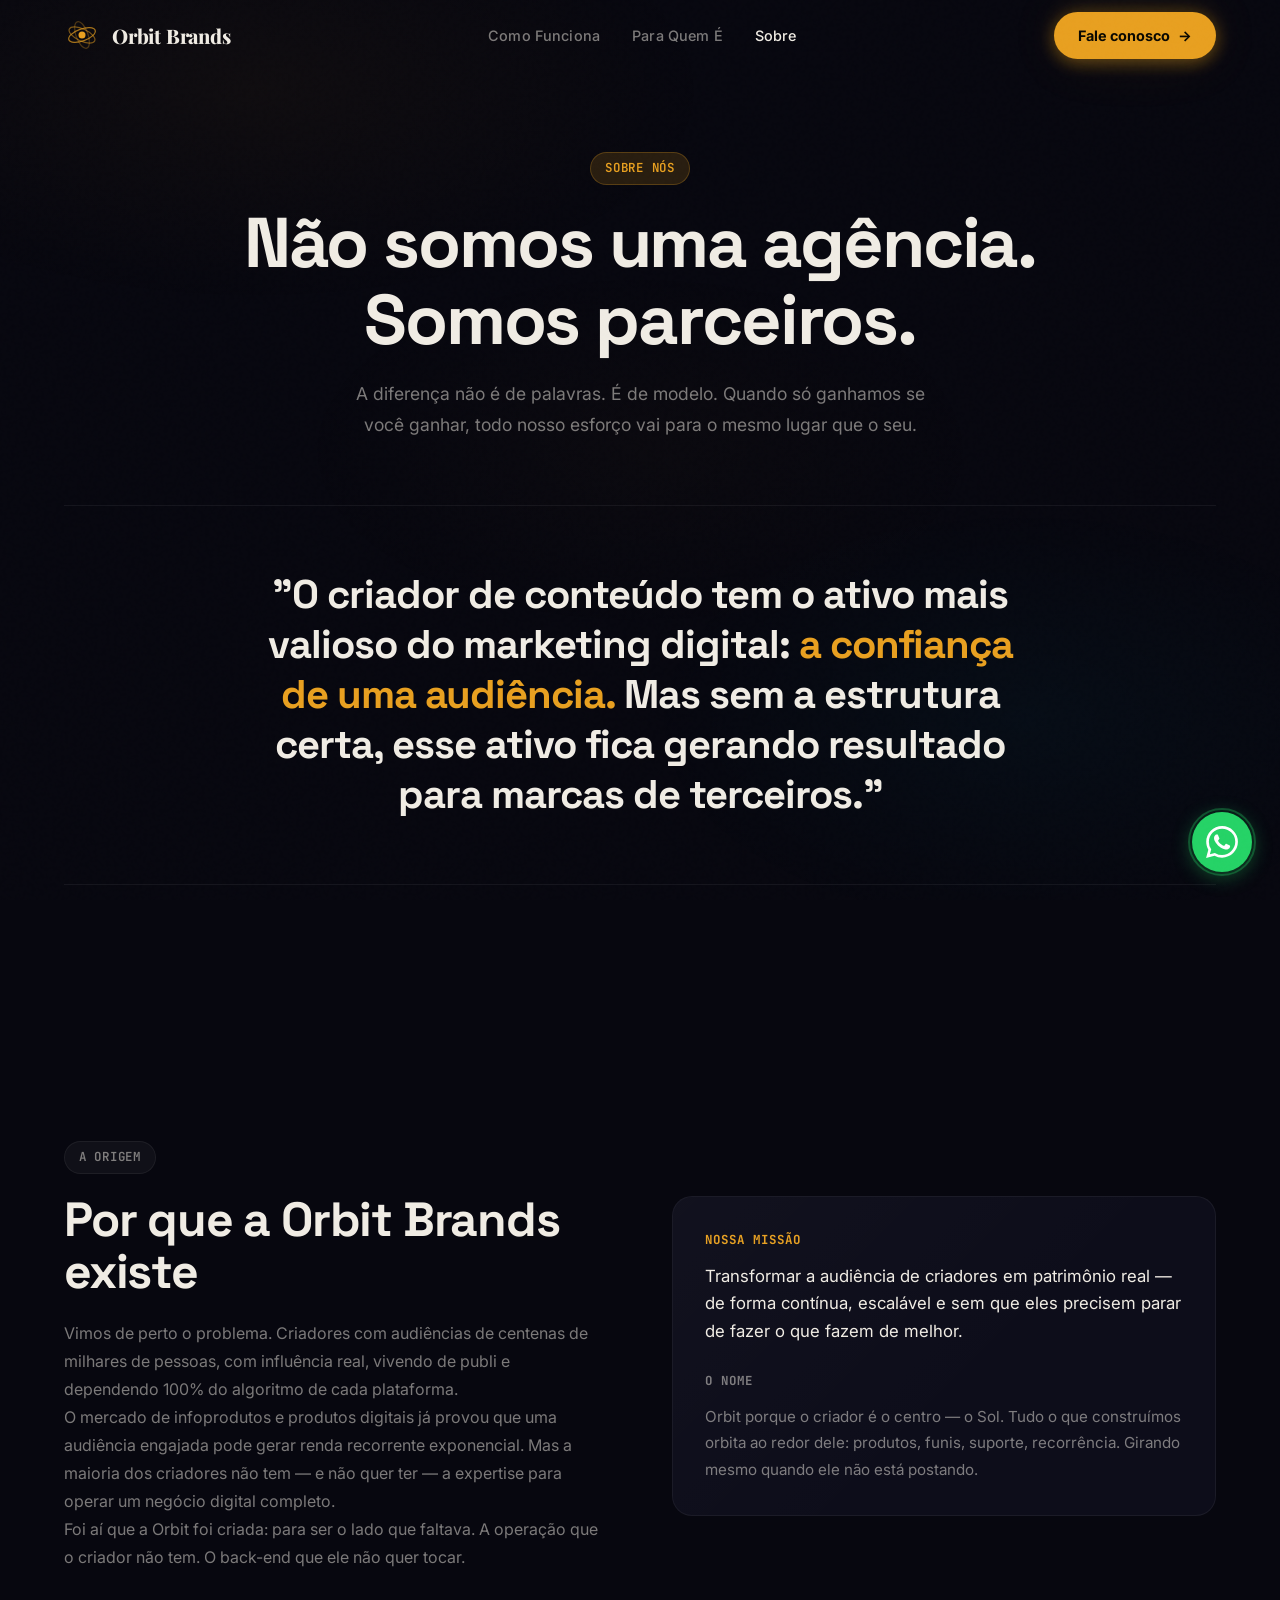
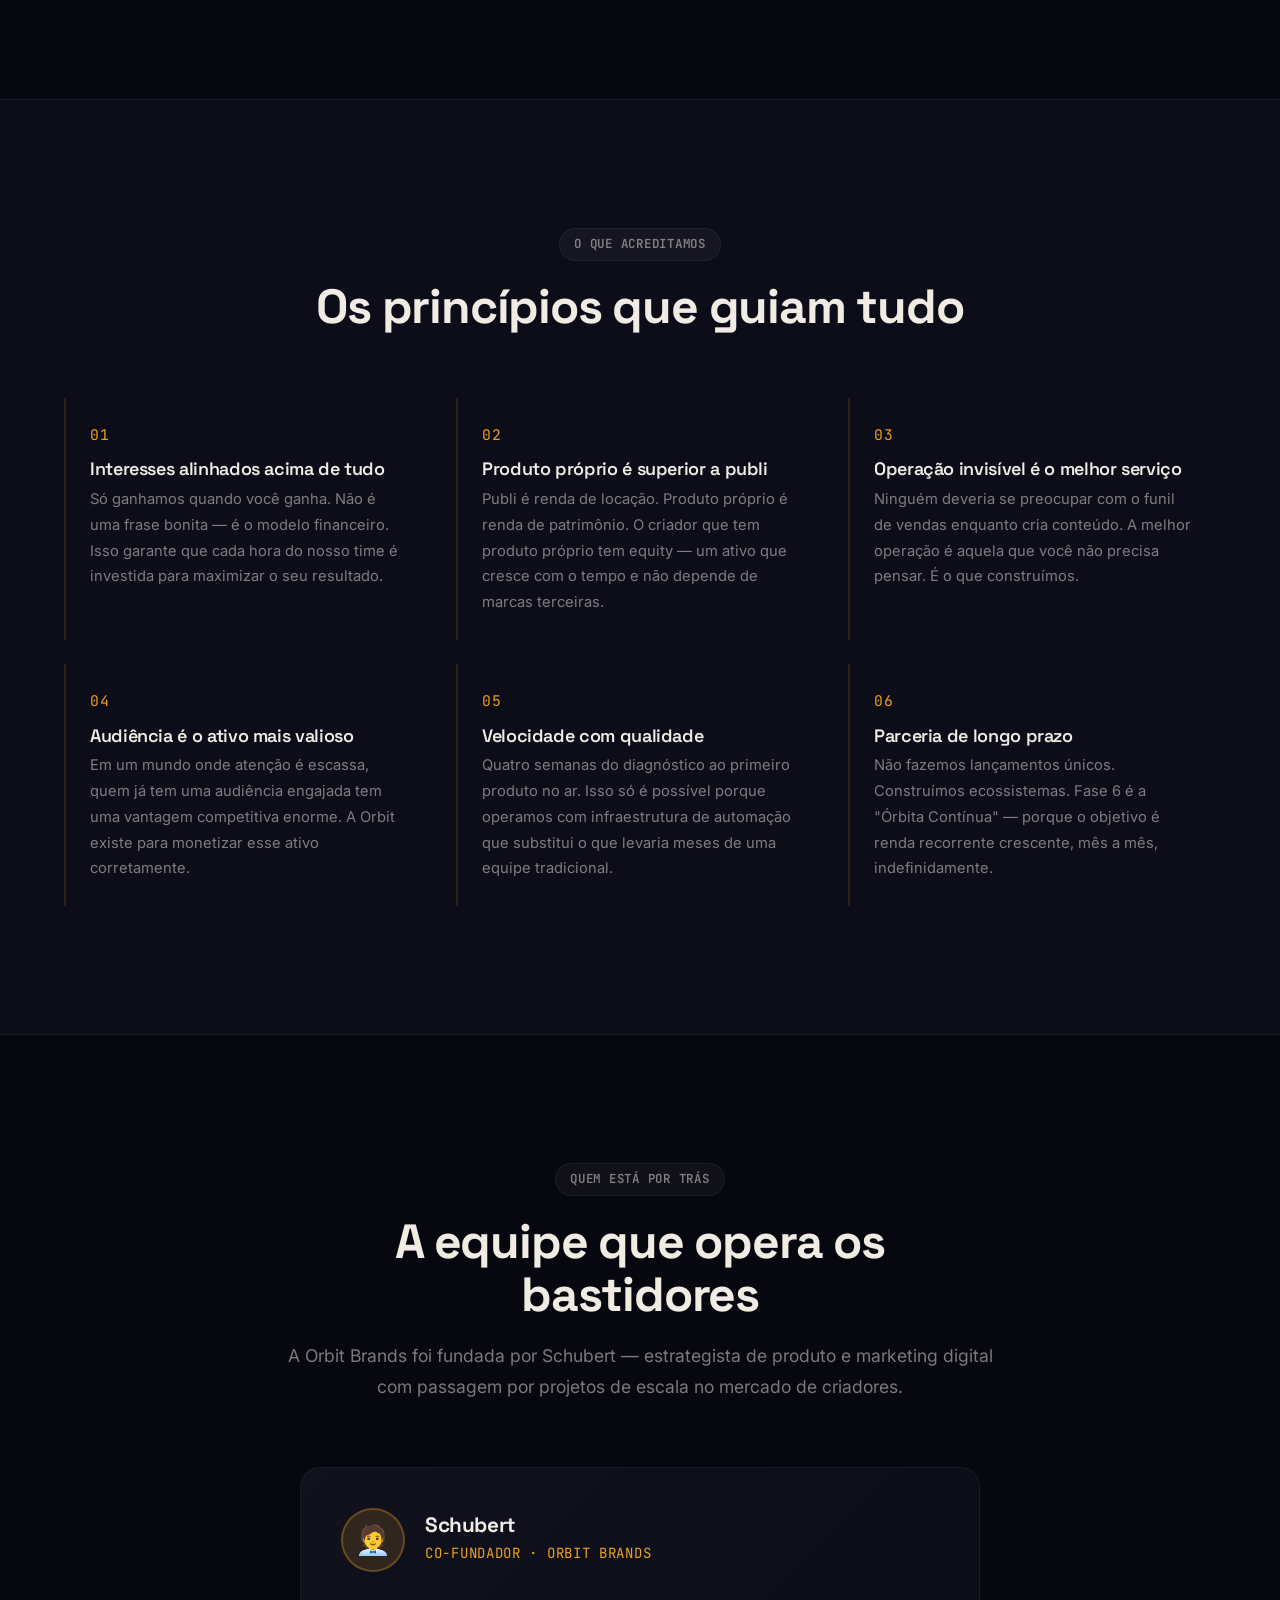
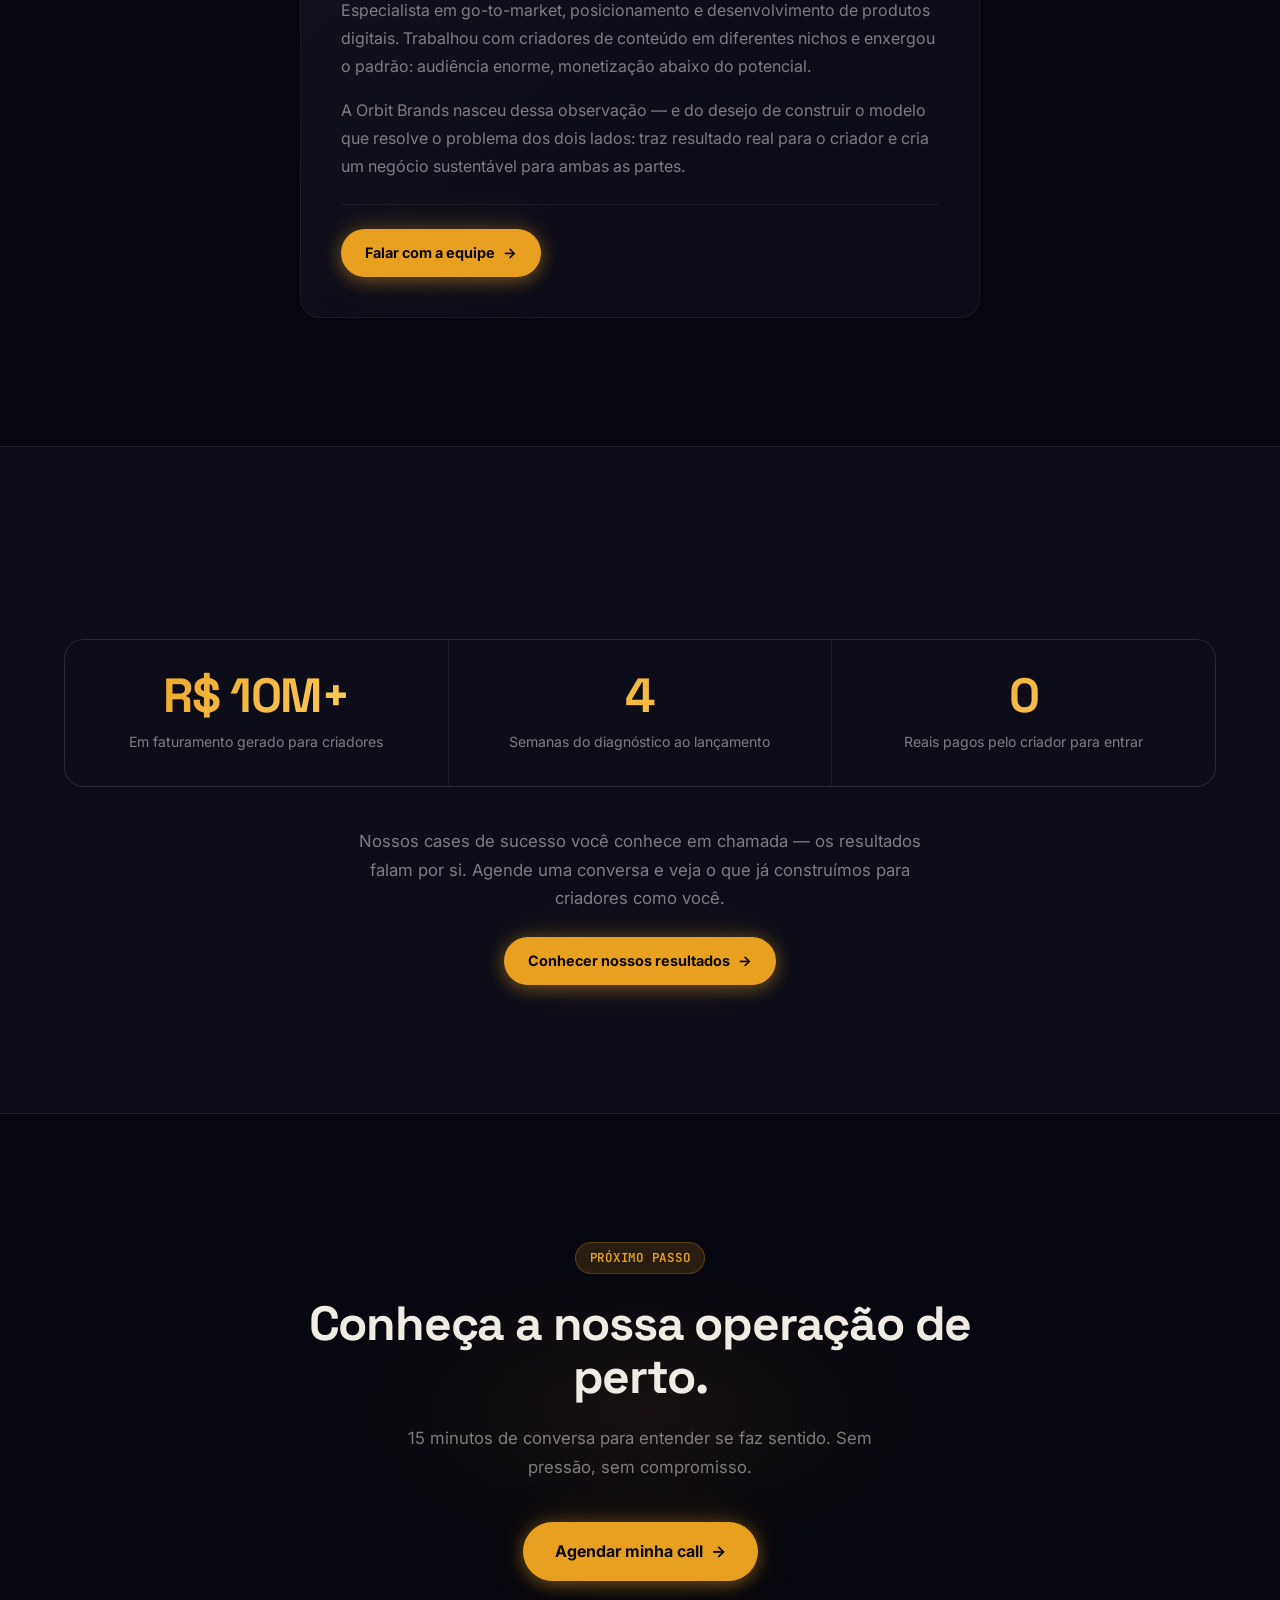
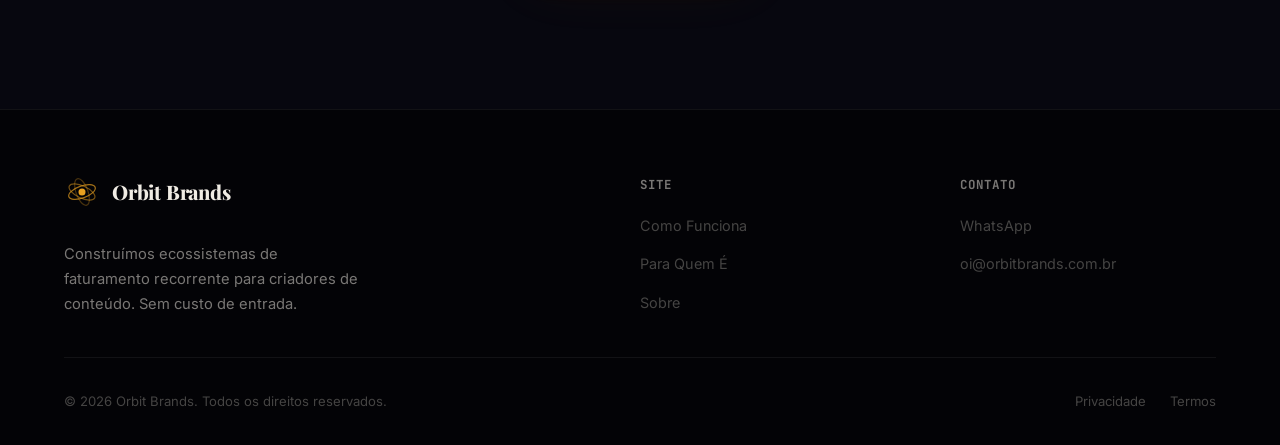
<file: sobre.html>
<!DOCTYPE html>
<html lang="pt-BR">
<head>
  <meta charset="UTF-8" />
  <meta name="viewport" content="width=device-width, initial-scale=1.0" />
  <link rel="icon" type="image/svg+xml" href="favicon.svg" />
  <title>Sobre — Orbit Brands</title>
  <meta name="description" content="Conheça quem está por trás da Orbit Brands — e por que construímos nosso modelo ao redor do sucesso do criador." />
  <link rel="stylesheet" href="assets/css/orbit.css" />
  <link rel="icon" type="image/svg+xml" href="data:image/svg+xml,%3Csvg xmlns='http://www.w3.org/2000/svg' viewBox='0 0 32 32'%3E%3Ccircle cx='16' cy='16' r='14' fill='%23e8a020'/%3E%3Ccircle cx='16' cy='16' r='7' fill='none' stroke='%230a0800' stroke-width='2'/%3E%3Ccircle cx='16' cy='16' r='3' fill='%230a0800'/%3E%3C/svg%3E" />
  <style>
    .about-hero-text h1 { font-size: clamp(2.2rem, 5vw, 4rem); }
    .about-statement {
      font-family: var(--font-display);
      font-size: clamp(1.5rem, 3.5vw, 2.5rem);
      font-weight: 700;
      letter-spacing: -0.025em;
      line-height: 1.25;
      color: var(--color-text);
      max-width: 800px;
      margin: 0 auto;
    }
    .about-statement em { font-style: normal; color: var(--gold); }
  </style>
</head>
<body>

  <nav class="nav">
    <div class="nav__inner">
      <a href="index.html" class="nav__logo"><svg class="nav__logo-icon" viewBox="0 0 36 36" fill="none" xmlns="http://www.w3.org/2000/svg" aria-hidden="true"><circle cx="18" cy="18" r="3.5" fill="#e8a020"/><ellipse cx="18" cy="18" rx="14" ry="6" stroke="#e8a020" stroke-width="1.2" opacity=".7" transform="rotate(-20 18 18)"/><ellipse cx="18" cy="18" rx="14" ry="6" stroke="#e8a020" stroke-width="1.2" opacity=".5" transform="rotate(25 18 18)"/><ellipse cx="18" cy="18" rx="14" ry="6" stroke="#e8a020" stroke-width="1.2" opacity=".3" transform="rotate(70 18 18)"/></svg>Orbit Brands</a>
      <ul class="nav__links">
        <li><a href="como-funciona.html">Como Funciona</a></li>
        <li><a href="para-quem.html">Para Quem É</a></li>
        <li><a href="sobre.html">Sobre</a></li>
      </ul>
      <div class="nav__cta">
        <a href="https://wa.me/5547999887708?text=Ol%C3%A1!%20Vim%20pelo%20site%20da%20Orbit%20Brands%20e%20quero%20saber%20mais%20sobre%20o%20M%C3%A9todo%20Orbit%20Partners." target="_blank" rel="noopener" class="btn btn--primary btn--icon hide-mobile">Fale conosco <span class="btn__arrow">→</span></a>
        <button class="nav__burger" aria-label="Menu" aria-expanded="false"><span></span><span></span><span></span></button>
      </div>
    </div>
  </nav>
  <nav class="nav__mobile">
    <a href="como-funciona.html">Como Funciona</a>
    <a href="para-quem.html">Para Quem É</a>
    <a href="sobre.html">Sobre</a>
    <a href="https://wa.me/5547999887708?text=Ol%C3%A1!%20Vim%20pelo%20site%20da%20Orbit%20Brands%20e%20quero%20saber%20mais%20sobre%20o%20M%C3%A9todo%20Orbit%20Partners." target="_blank" rel="noopener" style="color:var(--gold);font-weight:700;">Fale pelo WhatsApp →</a>
  </nav>

  <!-- Hero -->
  <section class="page-hero">
    <div class="container">
      <span class="badge badge--gold anim-float-1">Sobre nós</span>
      <h1 class="anim-float-2">Não somos uma agência.<br>Somos parceiros.</h1>
      <p class="anim-float-3">A diferença não é de palavras. É de modelo. Quando só ganhamos se você ganhar, todo nosso esforço vai para o mesmo lugar que o seu.</p>
    </div>
  </section>

  <!-- Statement -->
  <section class="section" style="padding-top:0;">
    <div class="container">
      <div class="text-center reveal" style="padding:var(--sp-16) 0;border-top:1px solid var(--color-border);border-bottom:1px solid var(--color-border);">
        <p class="about-statement">
          "O criador de conteúdo tem o ativo mais valioso do marketing digital: <em>a confiança de uma audiência.</em> Mas sem a estrutura certa, esse ativo fica gerando resultado para marcas de terceiros."
        </p>
      </div>
    </div>
  </section>

  <!-- Por que existe -->
  <section class="section">
    <div class="container">
      <div class="problem__grid">
        <div class="reveal">
          <span class="badge badge--phase" style="margin-bottom:var(--sp-5);">A origem</span>
          <h2>Por que a Orbit Brands existe</h2>
          <p style="margin-top:var(--sp-5);">Vimos de perto o problema. Criadores com audiências de centenas de milhares de pessoas, com influência real, vivendo de publi e dependendo 100% do algoritmo de cada plataforma.</p>
          <p>O mercado de infoprodutos e produtos digitais já provou que uma audiência engajada pode gerar renda recorrente exponencial. Mas a maioria dos criadores não tem — e não quer ter — a expertise para operar um negócio digital completo.</p>
          <p>Foi aí que a Orbit foi criada: para ser o lado que faltava. A operação que o criador não tem. O back-end que ele não quer tocar.</p>
        </div>
        <div class="reveal reveal-delay-2">
          <div class="card card--gold" style="height:100%;display:flex;flex-direction:column;justify-content:center;gap:var(--sp-6);">
            <div>
              <p class="footer__col-title" style="color:var(--gold);margin-bottom:var(--sp-3);">Nossa missão</p>
              <p style="color:var(--color-text);font-size:1.05rem;line-height:1.65;">Transformar a audiência de criadores em patrimônio real — de forma contínua, escalável e sem que eles precisem parar de fazer o que fazem de melhor.</p>
            </div>
            <div>
              <p class="footer__col-title" style="color:var(--color-muted);margin-bottom:var(--sp-3);">O nome</p>
              <p style="font-size:0.95rem;">Orbit porque o criador é o centro — o Sol. Tudo o que construímos orbita ao redor dele: produtos, funis, suporte, recorrência. Girando mesmo quando ele não está postando.</p>
            </div>
          </div>
        </div>
      </div>
    </div>
  </section>

  <!-- Princípios -->
  <section class="section" style="background:var(--color-surface);border-top:1px solid var(--color-border);border-bottom:1px solid var(--color-border);">
    <div class="container">
      <div class="section-header reveal">
        <span class="badge badge--phase">O que acreditamos</span>
        <h2>Os princípios que guiam tudo</h2>
      </div>

      <div class="principles__grid">
        <div class="principle reveal">
          <p class="principle__num">01</p>
          <h4>Interesses alinhados acima de tudo</h4>
          <p>Só ganhamos quando você ganha. Não é uma frase bonita — é o modelo financeiro. Isso garante que cada hora do nosso time é investida para maximizar o seu resultado.</p>
        </div>
        <div class="principle reveal reveal-delay-2">
          <p class="principle__num">02</p>
          <h4>Produto próprio é superior a publi</h4>
          <p>Publi é renda de locação. Produto próprio é renda de patrimônio. O criador que tem produto próprio tem equity — um ativo que cresce com o tempo e não depende de marcas terceiras.</p>
        </div>
        <div class="principle reveal reveal-delay-4">
          <p class="principle__num">03</p>
          <h4>Operação invisível é o melhor serviço</h4>
          <p>Ninguém deveria se preocupar com o funil de vendas enquanto cria conteúdo. A melhor operação é aquela que você não precisa pensar. É o que construímos.</p>
        </div>
        <div class="principle reveal">
          <p class="principle__num">04</p>
          <h4>Audiência é o ativo mais valioso</h4>
          <p>Em um mundo onde atenção é escassa, quem já tem uma audiência engajada tem uma vantagem competitiva enorme. A Orbit existe para monetizar esse ativo corretamente.</p>
        </div>
        <div class="principle reveal reveal-delay-2">
          <p class="principle__num">05</p>
          <h4>Velocidade com qualidade</h4>
          <p>Quatro semanas do diagnóstico ao primeiro produto no ar. Isso só é possível porque operamos com infraestrutura de automação que substitui o que levaria meses de uma equipe tradicional.</p>
        </div>
        <div class="principle reveal reveal-delay-4">
          <p class="principle__num">06</p>
          <h4>Parceria de longo prazo</h4>
          <p>Não fazemos lançamentos únicos. Construímos ecossistemas. Fase 6 é a "Órbita Contínua" — porque o objetivo é renda recorrente crescente, mês a mês, indefinidamente.</p>
        </div>
      </div>
    </div>
  </section>

  <!-- Fundador -->
  <section class="section">
    <div class="container">
      <div class="section-header reveal">
        <span class="badge badge--phase">Quem está por trás</span>
        <h2>A equipe que opera os bastidores</h2>
        <p>A Orbit Brands foi fundada por Schubert — estrategista de produto e marketing digital com passagem por projetos de escala no mercado de criadores.</p>
      </div>

      <div style="max-width:680px;margin:0 auto;" class="reveal">
        <div class="card card--gold" style="padding:var(--sp-10);">
          <div style="display:flex;align-items:center;gap:var(--sp-5);margin-bottom:var(--sp-6);">
            <div style="width:64px;height:64px;border-radius:50%;background:var(--gold-dim);border:2px solid rgba(232,160,32,0.3);display:flex;align-items:center;justify-content:center;font-size:1.8rem;flex-shrink:0;">🧑‍💼</div>
            <div>
              <h3 style="font-size:1.3rem;margin-bottom:4px;">Schubert</h3>
              <p style="font-size:0.88rem;color:var(--gold);font-family:var(--font-mono);letter-spacing:0.05em;">CO-FUNDADOR · ORBIT BRANDS</p>
            </div>
          </div>
          <p style="margin-bottom:var(--sp-4);">Especialista em go-to-market, posicionamento e desenvolvimento de produtos digitais. Trabalhou com criadores de conteúdo em diferentes nichos e enxergou o padrão: audiência enorme, monetização abaixo do potencial.</p>
          <p>A Orbit Brands nasceu dessa observação — e do desejo de construir o modelo que resolve o problema dos dois lados: traz resultado real para o criador e cria um negócio sustentável para ambas as partes.</p>
          <div style="margin-top:var(--sp-6);padding-top:var(--sp-6);border-top:1px solid var(--color-border);">
            <a href="https://wa.me/5547999887708?text=Ol%C3%A1!%20Quero%20falar%20com%20a%20equipe%20da%20Orbit%20Brands." target="_blank" rel="noopener" class="btn btn--primary btn--icon">
              Falar com a equipe <span class="btn__arrow">→</span>
            </a>
          </div>
        </div>
      </div>
    </div>
  </section>

  <!-- Resultados -->
  <section class="section" style="background:var(--color-surface);border-top:1px solid var(--color-border);border-bottom:1px solid var(--color-border);">
    <div class="container">
      <div class="stats-bar reveal" style="margin-bottom:var(--sp-10);">
        <div class="stat">
          <span class="stat__num gradient-text">R$ 10M+</span>
          <span class="stat__label">Em faturamento gerado para criadores</span>
        </div>
        <div class="stat">
          <span class="stat__num gradient-text">4</span>
          <span class="stat__label">Semanas do diagnóstico ao lançamento</span>
        </div>
        <div class="stat">
          <span class="stat__num gradient-text">0</span>
          <span class="stat__label">Reais pagos pelo criador para entrar</span>
        </div>
      </div>
      <div class="reveal" style="text-align:center;max-width:600px;margin:0 auto;">
        <p style="font-size:1.05rem;color:var(--color-muted);line-height:1.7;">Nossos cases de sucesso você conhece em chamada — os resultados falam por si. Agende uma conversa e veja o que já construímos para criadores como você.</p>
        <a href="https://wa.me/5547999887708?text=Ol%C3%A1!%20Quero%20conhecer%20os%20cases%20de%20sucesso%20da%20Orbit%20Brands." target="_blank" rel="noopener" class="btn btn--primary btn--icon" style="margin-top:var(--sp-6);">
          Conhecer nossos resultados <span class="btn__arrow">→</span>
        </a>
      </div>
    </div>
  </section>

  <!-- CTA -->
  <section class="cta-section">
    <div class="container reveal">
      <span class="badge badge--gold" style="margin-bottom:var(--sp-6);display:inline-flex;">Próximo passo</span>
      <h2>Conheça a nossa operação de perto.</h2>
      <p>15 minutos de conversa para entender se faz sentido. Sem pressão, sem compromisso.</p>
      <a href="https://wa.me/5547999887708?text=Ol%C3%A1!%20Quero%20agendar%20minha%20call%20com%20a%20Orbit%20Brands." target="_blank" rel="noopener" class="btn btn--primary btn--lg btn--icon">
        Agendar minha call <span class="btn__arrow">→</span>
      </a>
    </div>
  </section>

  <footer class="footer">
    <div class="container">
      <div class="footer__grid">
        <div class="footer__brand">
          <a href="index.html" class="nav__logo" style="margin-bottom:var(--sp-4);display:inline-flex;"><svg class="nav__logo-icon" viewBox="0 0 36 36" fill="none" xmlns="http://www.w3.org/2000/svg" aria-hidden="true"><circle cx="18" cy="18" r="3.5" fill="#e8a020"/><ellipse cx="18" cy="18" rx="14" ry="6" stroke="#e8a020" stroke-width="1.2" opacity=".7" transform="rotate(-20 18 18)"/><ellipse cx="18" cy="18" rx="14" ry="6" stroke="#e8a020" stroke-width="1.2" opacity=".5" transform="rotate(25 18 18)"/><ellipse cx="18" cy="18" rx="14" ry="6" stroke="#e8a020" stroke-width="1.2" opacity=".3" transform="rotate(70 18 18)"/></svg>Orbit Brands</a>
          <p>Construímos ecossistemas de faturamento recorrente para criadores de conteúdo. Sem custo de entrada.</p>
        </div>
        <div>
          <p class="footer__col-title">Site</p>
          <ul class="footer__links">
            <li><a href="como-funciona.html">Como Funciona</a></li>
            <li><a href="para-quem.html">Para Quem É</a></li>
            <li><a href="sobre.html">Sobre</a></li>
          </ul>
        </div>
        <div>
          <p class="footer__col-title">Contato</p>
          <ul class="footer__links">
            <li><a href="https://wa.me/5547999887708?text=Ol%C3%A1!%20Quero%20agendar%20minha%20call%20de%20diagn%C3%B3stico%20com%20a%20Orbit%20Brands." target="_blank" rel="noopener">WhatsApp</a></li>
            <li><a href="mailto:oi@orbitbrands.com.br">oi@orbitbrands.com.br</a></li>
          </ul>
        </div>
      </div>
      <div class="footer__bottom">
        <p class="footer__copy">© 2026 Orbit Brands. Todos os direitos reservados.</p>
        <div class="footer__legal"><a href="#">Privacidade</a><a href="#">Termos</a></div>
      </div>
    </div>
  </footer>

  <!-- Floating WhatsApp Button -->
  <a href="https://wa.me/5547999887708?text=Ol%C3%A1!%20Vim%20pelo%20site%20da%20Orbit%20Brands%20e%20quero%20saber%20mais." target="_blank" rel="noopener" class="whatsapp-float" aria-label="Fale conosco pelo WhatsApp">
    <svg xmlns="http://www.w3.org/2000/svg" viewBox="0 0 24 24"><path d="M17.472 14.382c-.297-.149-1.758-.867-2.03-.967-.273-.099-.471-.148-.67.15-.197.297-.767.966-.94 1.164-.173.199-.347.223-.644.075-.297-.15-1.255-.463-2.39-1.475-.883-.788-1.48-1.761-1.653-2.059-.173-.297-.018-.458.13-.606.134-.133.298-.347.446-.52.149-.174.198-.298.298-.497.099-.198.05-.371-.025-.52-.075-.149-.669-1.612-.916-2.207-.242-.579-.487-.5-.669-.51-.173-.008-.371-.01-.57-.01-.198 0-.52.074-.792.372-.272.297-1.04 1.016-1.04 2.479 0 1.462 1.065 2.875 1.213 3.074.149.198 2.096 3.2 5.077 4.487.709.306 1.262.489 1.694.625.712.227 1.36.195 1.871.118.571-.085 1.758-.719 2.006-1.413.248-.694.248-1.289.173-1.413-.074-.124-.272-.198-.57-.347m-5.421 7.403h-.004a9.87 9.87 0 01-5.031-1.378l-.361-.214-3.741.982.998-3.648-.235-.374a9.86 9.86 0 01-1.51-5.26c.001-5.45 4.436-9.884 9.888-9.884 2.64 0 5.122 1.03 6.988 2.898a9.825 9.825 0 012.893 6.994c-.003 5.45-4.437 9.884-9.885 9.884m8.413-18.297A11.815 11.815 0 0012.05 0C5.495 0 .16 5.335.157 11.892c0 2.096.547 4.142 1.588 5.945L.057 24l6.305-1.654a11.882 11.882 0 005.683 1.448h.005c6.554 0 11.89-5.335 11.893-11.893a11.821 11.821 0 00-3.48-8.413z"/></svg>
  </a>

  <script src="assets/js/orbit.js"></script>
</body>
</html>
</file>
<file: assets/css/orbit.css>
/* ============================================================
   ORBIT BRANDS — Design System
   Premium dark space aesthetic
   ============================================================ */

@import url('https://fonts.googleapis.com/css2?family=Space+Grotesk:wght@400;500;600;700;800&family=Inter:wght@400;500;600&family=JetBrains+Mono:wght@400;500&family=Playfair+Display:wght@700;800;900&display=swap');

/* ── CSS Variables ─────────────────────────────────────── */
:root {
  /* Colors */
  --color-void:       #030306;
  --color-bg:         #07070f;
  --color-surface:    #0d0d1a;
  --color-surface-2:  #121224;
  --color-border:     rgba(255,255,255,0.06);
  --color-border-hover: rgba(255,255,255,0.12);

  --color-text:       #f0ece4;
  --color-muted:      rgba(240,236,228,0.50);
  --color-subtle:     rgba(240,236,228,0.28);

  /* Accents */
  --gold:             #e8a020;
  --gold-dim:         rgba(232,160,32,0.15);
  --gold-glow:        rgba(232,160,32,0.25);
  --cyan:             #00d4ff;
  --cyan-dim:         rgba(0,212,255,0.10);

  /* Typography */
  --font-display:     'Space Grotesk', sans-serif;
  --font-body:        'Inter', sans-serif;
  --font-mono:        'JetBrains Mono', monospace;

  /* Spacing */
  --sp-1: 4px;
  --sp-2: 8px;
  --sp-3: 12px;
  --sp-4: 16px;
  --sp-5: 20px;
  --sp-6: 24px;
  --sp-8: 32px;
  --sp-10: 40px;
  --sp-12: 48px;
  --sp-16: 64px;
  --sp-20: 80px;
  --sp-24: 96px;
  --sp-32: 128px;

  /* Radius */
  --r-sm: 6px;
  --r-md: 12px;
  --r-lg: 20px;
  --r-full: 9999px;

  /* Shadows */
  --shadow-sm:  0 1px 3px rgba(0,0,0,0.5), 0 1px 2px rgba(0,0,0,0.4);
  --shadow-md:  0 4px 20px rgba(0,0,0,0.6), 0 2px 6px rgba(0,0,0,0.4);
  --shadow-lg:  0 20px 60px rgba(0,0,0,0.7), 0 8px 20px rgba(0,0,0,0.5);
  --shadow-gold: 0 0 24px rgba(232,160,32,0.20), 0 0 60px rgba(232,160,32,0.08);
  --shadow-cyan: 0 0 20px rgba(0,212,255,0.15);

  /* Transitions */
  --ease-out:    cubic-bezier(0.0, 0.0, 0.2, 1);
  --ease-in-out: cubic-bezier(0.4, 0, 0.2, 1);
  --ease-spring: cubic-bezier(0.34, 1.56, 0.64, 1);
  --t-fast:  150ms var(--ease-in-out);
  --t-base:  250ms var(--ease-in-out);
  --t-slow:  400ms var(--ease-out);

  /* Layout */
  --container: 1200px;
  --nav-h: 72px;
}

/* ── Reset ─────────────────────────────────────────────── */
*, *::before, *::after { box-sizing: border-box; margin: 0; padding: 0; }

html {
  scroll-behavior: smooth;
  -webkit-font-smoothing: antialiased;
  -moz-osx-font-smoothing: grayscale;
}

body {
  font-family: var(--font-body);
  font-size: 16px;
  line-height: 1.65;
  color: var(--color-text);
  background: var(--color-bg);
  overflow-x: hidden;
  min-height: 100vh;
}

/* Custom Scrollbar */
::-webkit-scrollbar { width: 6px; }
::-webkit-scrollbar-track { background: var(--color-bg); }
::-webkit-scrollbar-thumb { background: rgba(232,160,32,0.30); border-radius: var(--r-full); }
::-webkit-scrollbar-thumb:hover { background: rgba(232,160,32,0.50); }

/* Selection */
::selection { background: var(--gold-dim); color: var(--gold); }

/* ── Grain Texture ─────────────────────────────────────── */
body::before {
  content: '';
  position: fixed;
  inset: 0;
  background-image: url("data:image/svg+xml,%3Csvg viewBox='0 0 256 256' xmlns='http://www.w3.org/2000/svg'%3E%3Cfilter id='n'%3E%3CfeTurbulence type='fractalNoise' baseFrequency='0.85' numOctaves='4' stitchTiles='stitch'/%3E%3C/filter%3E%3Crect width='100%25' height='100%25' filter='url(%23n)' opacity='0.035'/%3E%3C/svg%3E");
  pointer-events: none;
  z-index: 9999;
  opacity: 0.4;
}

/* Ambient mesh background */
body::after {
  content: '';
  position: fixed;
  inset: 0;
  background:
    radial-gradient(ellipse 60% 40% at 20% 10%, rgba(232,160,32,0.04) 0%, transparent 60%),
    radial-gradient(ellipse 50% 40% at 80% 80%, rgba(0,212,255,0.03) 0%, transparent 60%),
    radial-gradient(ellipse 40% 30% at 50% 50%, rgba(232,160,32,0.02) 0%, transparent 70%);
  pointer-events: none;
  z-index: 0;
}

/* ── Typography ────────────────────────────────────────── */
h1, h2, h3, h4, h5 {
  font-family: var(--font-display);
  font-weight: 700;
  line-height: 1.10;
  letter-spacing: -0.02em;
  color: var(--color-text);
}

h1 { font-size: clamp(2.4rem, 5.5vw, 4.5rem); letter-spacing: -0.03em; }
h2 { font-size: clamp(1.8rem, 4vw, 3rem); letter-spacing: -0.025em; }
h3 { font-size: clamp(1.3rem, 2.5vw, 1.75rem); }
h4 { font-size: 1.125rem; font-weight: 600; }

p { color: var(--color-muted); line-height: 1.75; }

a { color: inherit; text-decoration: none; }

/* ── Layout Utilities ──────────────────────────────────── */
.container {
  max-width: var(--container);
  margin: 0 auto;
  padding: 0 var(--sp-6);
}

@media (max-width: 640px) {
  .container { padding: 0 var(--sp-4); }
}

.section {
  padding: var(--sp-32) 0;
  position: relative;
  z-index: 1;
}

.section--lg { padding: calc(var(--sp-32) * 1.5) 0; }

.text-center { text-align: center; }
.text-gold { color: var(--gold); }
.text-cyan { color: var(--cyan); }
.text-muted { color: var(--color-muted); }

/* ── Navigation ────────────────────────────────────────── */
.nav {
  position: fixed;
  top: 0;
  left: 0;
  right: 0;
  z-index: 1000;
  height: var(--nav-h);
  display: flex;
  align-items: center;
  transition: background var(--t-slow), border-color var(--t-slow), backdrop-filter var(--t-slow);
  border-bottom: 1px solid transparent;
}

.nav.scrolled {
  background: rgba(7,7,15,0.85);
  backdrop-filter: blur(20px) saturate(180%);
  -webkit-backdrop-filter: blur(20px) saturate(180%);
  border-color: var(--color-border);
}

.nav__inner {
  display: flex;
  align-items: center;
  justify-content: space-between;
  width: 100%;
  max-width: var(--container);
  margin: 0 auto;
  padding: 0 var(--sp-6);
}

.nav__logo {
  display: flex;
  align-items: center;
  gap: var(--sp-3);
  font-family: 'Playfair Display', serif;
  font-weight: 800;
  font-size: 1.25rem;
  letter-spacing: -0.01em;
  color: var(--color-text);
  transition: opacity var(--t-fast);
}

.nav__logo:hover { opacity: 0.8; }

.nav__logo-icon {
  width: 36px;
  height: 36px;
  display: flex;
  align-items: center;
  justify-content: center;
  position: relative;
  flex-shrink: 0;
}

.nav__links {
  display: flex;
  align-items: center;
  gap: var(--sp-8);
  list-style: none;
}

@media (max-width: 768px) {
  .nav__links { display: none; }
}

.nav__links a {
  font-size: 0.9rem;
  font-weight: 500;
  color: var(--color-muted);
  transition: color var(--t-fast);
  letter-spacing: 0.01em;
}

.nav__links a:hover { color: var(--color-text); }
.nav__links a.active { color: var(--color-text); }

.nav__cta {
  display: flex;
  align-items: center;
  gap: var(--sp-4);
}

/* Mobile menu toggle */
.nav__burger {
  display: none;
  flex-direction: column;
  gap: 5px;
  cursor: pointer;
  padding: var(--sp-2);
  background: none;
  border: none;
}

.nav__burger span {
  display: block;
  width: 22px;
  height: 2px;
  background: var(--color-text);
  border-radius: var(--r-full);
  transition: all var(--t-base);
}

@media (max-width: 768px) {
  .nav__burger { display: flex; }
}

/* Mobile nav */
.nav__mobile {
  position: fixed;
  top: var(--nav-h);
  left: 0;
  right: 0;
  background: rgba(7,7,15,0.98);
  backdrop-filter: blur(20px);
  border-bottom: 1px solid var(--color-border);
  padding: var(--sp-6);
  display: none;
  flex-direction: column;
  gap: var(--sp-4);
  z-index: 999;
  transform: translateY(-105%);
  transition: transform var(--t-base);
}

@media (max-width: 768px) {
  .nav__mobile { display: flex; }
}

.nav__mobile.open { transform: translateY(0); }

.nav__mobile a {
  font-size: 1rem;
  font-weight: 500;
  color: var(--color-muted);
  padding: var(--sp-3) 0;
  border-bottom: 1px solid var(--color-border);
  transition: color var(--t-fast);
}

.nav__mobile a:last-child { border-bottom: none; }
.nav__mobile a:hover { color: var(--color-text); }

/* ── Buttons ───────────────────────────────────────────── */
.btn {
  display: inline-flex;
  align-items: center;
  gap: var(--sp-2);
  padding: 12px 24px;
  border-radius: var(--r-full);
  font-family: var(--font-body);
  font-size: 0.9rem;
  font-weight: 600;
  cursor: pointer;
  border: none;
  text-decoration: none;
  transition: all var(--t-base);
  white-space: nowrap;
  position: relative;
  overflow: hidden;
}

.btn::after {
  content: '';
  position: absolute;
  inset: 0;
  background: rgba(255,255,255,0);
  transition: background var(--t-fast);
}

.btn:hover::after { background: rgba(255,255,255,0.05); }

.btn--primary {
  background: var(--gold);
  color: #0a0800;
  font-weight: 700;
  box-shadow: var(--shadow-gold), 0 4px 16px rgba(232,160,32,0.30);
}

.btn--primary:hover {
  transform: translateY(-1px);
  box-shadow: var(--shadow-gold), 0 8px 28px rgba(232,160,32,0.40);
}

.btn--primary:active { transform: translateY(0); }

.btn--ghost {
  background: transparent;
  color: var(--color-muted);
  border: 1px solid var(--color-border);
}

.btn--ghost:hover {
  color: var(--color-text);
  border-color: var(--color-border-hover);
  background: rgba(255,255,255,0.03);
}

.btn--lg {
  padding: 16px 32px;
  font-size: 1rem;
  border-radius: var(--r-full);
}

.btn--icon {
  display: inline-flex;
  align-items: center;
  gap: 8px;
}

.btn__arrow {
  display: inline-block;
  transition: transform var(--t-base);
}

.btn:hover .btn__arrow { transform: translateX(4px); }

/* ── Tags / Badges ─────────────────────────────────────── */
.badge {
  display: inline-flex;
  align-items: center;
  gap: var(--sp-2);
  padding: 5px 14px;
  border-radius: var(--r-full);
  font-size: 0.78rem;
  font-weight: 600;
  letter-spacing: 0.06em;
  text-transform: uppercase;
  font-family: var(--font-mono);
}

.badge--gold {
  background: var(--gold-dim);
  color: var(--gold);
  border: 1px solid rgba(232,160,32,0.25);
}

.badge--cyan {
  background: var(--cyan-dim);
  color: var(--cyan);
  border: 1px solid rgba(0,212,255,0.20);
}

.badge--phase {
  background: rgba(255,255,255,0.04);
  color: var(--color-muted);
  border: 1px solid var(--color-border);
}

/* ── Cards ─────────────────────────────────────────────── */
.card {
  background: var(--color-surface);
  border: 1px solid var(--color-border);
  border-radius: var(--r-lg);
  padding: var(--sp-8);
  position: relative;
  overflow: hidden;
  transition: all var(--t-base);
}

.card::before {
  content: '';
  position: absolute;
  inset: 0;
  background: linear-gradient(135deg, rgba(255,255,255,0.02) 0%, transparent 60%);
  pointer-events: none;
}

.card:hover {
  border-color: var(--color-border-hover);
  transform: translateY(-2px);
  box-shadow: var(--shadow-md);
}

.card--gold:hover {
  border-color: rgba(232,160,32,0.25);
  box-shadow: var(--shadow-gold);
}

/* ── Section Headers ───────────────────────────────────── */
.section-header {
  text-align: center;
  max-width: 720px;
  margin: 0 auto var(--sp-16);
}

.section-header .badge {
  margin-bottom: var(--sp-5);
}

.section-header h2 { margin-bottom: var(--sp-5); }
.section-header p { font-size: 1.1rem; }

/* ── Divider ───────────────────────────────────────────── */
.divider {
  border: none;
  border-top: 1px solid var(--color-border);
  margin: 0;
}

/* ── Gradient Text ─────────────────────────────────────── */
.gradient-text {
  background: linear-gradient(135deg, var(--gold) 0%, #ffd060 50%, var(--gold) 100%);
  -webkit-background-clip: text;
  -webkit-text-fill-color: transparent;
  background-clip: text;
  background-size: 200% auto;
}

.gradient-text-cyan {
  background: linear-gradient(135deg, var(--cyan) 0%, #80eeff 100%);
  -webkit-background-clip: text;
  -webkit-text-fill-color: transparent;
  background-clip: text;
}

/* ── Hero Section ──────────────────────────────────────── */
.hero {
  min-height: 100svh;
  display: flex;
  align-items: center;
  padding-top: var(--nav-h);
  overflow: hidden;
  position: relative;
  z-index: 1;
}

.hero .container {
  max-width: 100%;
  padding-left: clamp(2rem, 5vw, 6rem);
  padding-right: 1rem;
}

.hero__content {
  max-width: 42%;
  position: relative;
  z-index: 2;
}

.hero__badge {
  margin-bottom: var(--sp-6);
}

.hero h1 {
  margin-bottom: var(--sp-6);
  font-size: clamp(2.4rem, 5vw, 4.5rem);
}

.hero__sub {
  font-size: clamp(0.95rem, 1.8vw, 1.15rem);
  color: var(--color-muted);
  margin-bottom: var(--sp-10);
  max-width: 100%;
  line-height: 1.7;
}

.hero__cta {
  display: flex;
  align-items: center;
  gap: var(--sp-4);
  flex-wrap: wrap;
}

/* ── Canvas orbital ────────────────────────────────────── */
#orbital-canvas {
  position: absolute;
  right: 0;
  top: 50%;
  transform: translateY(-50%);
  width: 50vw;
  height: 50vw;
  max-width: 800px;
  max-height: 800px;
  z-index: 1;
  opacity: 1;
}

@media (max-width: 1024px) {
  .hero__content {
    max-width: 100%;
  }

  #orbital-canvas {
    right: -15%;
    opacity: 0.30;
    width: 650px;
    height: 650px;
  }
}

@media (max-width: 640px) {
  .hero .container {
    padding-left: var(--sp-4);
    padding-right: var(--sp-4);
  }

  .hero h1 {
    font-size: clamp(2rem, 8vw, 2.8rem);
  }

  #orbital-canvas {
    right: -40%;
    opacity: 0.20;
    width: 400px;
    height: 400px;
  }
}

/* ── Scroll Reveal ─────────────────────────────────────── */
.reveal {
  opacity: 0;
  transform: translateY(32px);
  transition: opacity 0.7s var(--ease-out), transform 0.7s var(--ease-out);
}

.reveal.visible {
  opacity: 1;
  transform: translateY(0);
}

.reveal-delay-1 { transition-delay: 80ms; }
.reveal-delay-2 { transition-delay: 160ms; }
.reveal-delay-3 { transition-delay: 240ms; }
.reveal-delay-4 { transition-delay: 320ms; }
.reveal-delay-5 { transition-delay: 400ms; }

/* ── Problem Section ───────────────────────────────────── */
.problem {
  background: var(--color-surface);
  border-top: 1px solid var(--color-border);
  border-bottom: 1px solid var(--color-border);
}

.problem__grid {
  display: grid;
  grid-template-columns: 1fr 1fr;
  gap: var(--sp-16);
  align-items: center;
}

@media (max-width: 768px) {
  .problem__grid { grid-template-columns: 1fr; gap: var(--sp-10); }
}

.problem__text h2 { margin-bottom: var(--sp-6); }
.problem__text p { margin-bottom: var(--sp-5); font-size: 1.05rem; }

.problem__quote {
  font-family: var(--font-display);
  font-size: clamp(1.5rem, 3vw, 2.2rem);
  font-weight: 700;
  line-height: 1.25;
  color: var(--color-text);
  letter-spacing: -0.02em;
  padding: var(--sp-8);
  border-left: 3px solid var(--gold);
  background: var(--color-surface-2);
  border-radius: 0 var(--r-md) var(--r-md) 0;
}

.problem__quote em {
  font-style: normal;
  color: var(--gold);
}

/* ── Steps / How it works ──────────────────────────────── */
.steps__grid {
  display: grid;
  grid-template-columns: repeat(3, 1fr);
  gap: var(--sp-6);
}

@media (max-width: 768px) {
  .steps__grid { grid-template-columns: 1fr; }
}

.step {
  background: var(--color-surface);
  border: 1px solid var(--color-border);
  border-radius: var(--r-lg);
  padding: var(--sp-8);
  position: relative;
  overflow: hidden;
  transition: all var(--t-base);
}

.step::before {
  content: '';
  position: absolute;
  top: 0;
  left: 0;
  right: 0;
  height: 1px;
  background: linear-gradient(90deg, transparent, var(--gold-glow), transparent);
  opacity: 0;
  transition: opacity var(--t-base);
}

.step:hover { border-color: rgba(232,160,32,0.20); transform: translateY(-3px); }
.step:hover::before { opacity: 1; }

.step__num {
  font-family: var(--font-mono);
  font-size: 0.75rem;
  color: var(--gold);
  letter-spacing: 0.1em;
  margin-bottom: var(--sp-4);
  display: block;
}

.step__icon {
  width: 44px;
  height: 44px;
  border-radius: var(--r-md);
  background: var(--gold-dim);
  display: flex;
  align-items: center;
  justify-content: center;
  margin-bottom: var(--sp-5);
  font-size: 20px;
}

.step h3 { font-size: 1.15rem; margin-bottom: var(--sp-3); }
.step p { font-size: 0.95rem; }

/* ── Modelo Zero / Financial Model ────────────────────── */
.modelo-card {
  background: linear-gradient(135deg, var(--color-surface-2) 0%, var(--color-surface) 100%);
  border: 1px solid rgba(232,160,32,0.20);
  border-radius: var(--r-lg);
  padding: var(--sp-16) var(--sp-20);
  text-align: center;
  position: relative;
  overflow: hidden;
  box-shadow: var(--shadow-gold);
}

@media (max-width: 768px) {
  .modelo-card { padding: var(--sp-10) var(--sp-6); }
}

.modelo-card::before {
  content: '';
  position: absolute;
  top: 0; left: 50%;
  transform: translateX(-50%);
  width: 60%;
  height: 1px;
  background: linear-gradient(90deg, transparent, var(--gold), transparent);
}

.modelo-card__big {
  font-family: var(--font-display);
  font-size: clamp(2rem, 5vw, 3.5rem);
  font-weight: 800;
  letter-spacing: -0.03em;
  line-height: 1;
  margin-bottom: var(--sp-5);
}

.modelo-card p { font-size: 1.1rem; max-width: 560px; margin: 0 auto var(--sp-6); }

.modelo-card__items {
  display: flex;
  justify-content: center;
  gap: var(--sp-8);
  flex-wrap: wrap;
  margin-top: var(--sp-8);
}

.modelo-item {
  display: flex;
  align-items: center;
  gap: var(--sp-2);
  font-size: 0.9rem;
  font-weight: 500;
  color: var(--color-muted);
}

.modelo-item::before {
  content: '✓';
  color: var(--gold);
  font-weight: 700;
}

/* ── Nichos Grid ───────────────────────────────────────── */
.nichos__grid {
  display: grid;
  grid-template-columns: repeat(4, 1fr);
  gap: var(--sp-4);
}

@media (max-width: 1024px) {
  .nichos__grid { grid-template-columns: repeat(3, 1fr); }
}

@media (max-width: 640px) {
  .nichos__grid { grid-template-columns: repeat(2, 1fr); }
}

.nicho {
  display: flex;
  align-items: center;
  gap: var(--sp-3);
  padding: var(--sp-4) var(--sp-5);
  background: var(--color-surface);
  border: 1px solid var(--color-border);
  border-radius: var(--r-md);
  transition: all var(--t-base);
  cursor: default;
}

.nicho:hover {
  background: var(--color-surface-2);
  border-color: var(--color-border-hover);
  transform: translateY(-2px);
}

.nicho__icon { font-size: 1.3rem; flex-shrink: 0; }

.nicho__name {
  font-size: 0.875rem;
  font-weight: 600;
  color: var(--color-text);
}

/* ── Phases (Como Funciona) ────────────────────────────── */
.phases {
  position: relative;
}

.phases__timeline {
  display: flex;
  flex-direction: column;
  gap: var(--sp-4);
  position: relative;
}

.phases__timeline::before {
  content: '';
  position: absolute;
  left: 23px;
  top: 0;
  bottom: 0;
  width: 2px;
  background: linear-gradient(to bottom, var(--gold-dim) 0%, rgba(232,160,32,0.05) 100%);
}

@media (max-width: 768px) {
  .phases__timeline::before { left: 19px; }
}

.phase {
  display: grid;
  grid-template-columns: 48px 1fr;
  gap: var(--sp-6);
  position: relative;
  z-index: 1;
}

.phase__num-wrap {
  display: flex;
  flex-direction: column;
  align-items: center;
}

.phase__circle {
  width: 48px;
  height: 48px;
  border-radius: 50%;
  background: var(--color-surface);
  border: 2px solid var(--color-border);
  display: flex;
  align-items: center;
  justify-content: center;
  font-family: var(--font-mono);
  font-size: 0.8rem;
  font-weight: 700;
  color: var(--color-muted);
  flex-shrink: 0;
  transition: all var(--t-base);
  position: relative;
}

.phase.active .phase__circle,
.phase:hover .phase__circle {
  border-color: var(--gold);
  color: var(--gold);
  background: var(--gold-dim);
  box-shadow: var(--shadow-gold);
}

.phase__card {
  background: var(--color-surface);
  border: 1px solid var(--color-border);
  border-radius: var(--r-lg);
  padding: var(--sp-6) var(--sp-8);
  cursor: pointer;
  transition: all var(--t-base);
  overflow: hidden;
}

.phase__card:hover,
.phase.active .phase__card {
  border-color: rgba(232,160,32,0.20);
  box-shadow: var(--shadow-gold);
}

.phase__header {
  display: flex;
  align-items: center;
  justify-content: space-between;
  gap: var(--sp-4);
}

.phase__meta {
  font-family: var(--font-mono);
  font-size: 0.72rem;
  letter-spacing: 0.08em;
  color: var(--gold);
  text-transform: uppercase;
  margin-bottom: var(--sp-2);
}

.phase__title {
  font-family: var(--font-display);
  font-size: 1.2rem;
  font-weight: 700;
  color: var(--color-text);
  letter-spacing: -0.01em;
}

.phase__toggle {
  font-size: 1.2rem;
  color: var(--color-muted);
  transition: transform var(--t-base), color var(--t-base);
  flex-shrink: 0;
}

.phase.active .phase__toggle {
  transform: rotate(180deg);
  color: var(--gold);
}

.phase__body {
  max-height: 0;
  overflow: hidden;
  transition: max-height 0.4s var(--ease-out), opacity 0.3s var(--ease-out), padding 0.3s;
  opacity: 0;
}

.phase.active .phase__body {
  max-height: 600px;
  opacity: 1;
  padding-top: var(--sp-5);
}

.phase__body-inner {
  display: grid;
  grid-template-columns: 1fr 1fr;
  gap: var(--sp-6);
  border-top: 1px solid var(--color-border);
  padding-top: var(--sp-5);
}

@media (max-width: 640px) {
  .phase__body-inner { grid-template-columns: 1fr; }
}

.phase__col-title {
  font-size: 0.78rem;
  font-weight: 700;
  letter-spacing: 0.06em;
  text-transform: uppercase;
  color: var(--gold);
  margin-bottom: var(--sp-3);
  font-family: var(--font-mono);
}

.phase__list {
  list-style: none;
  display: flex;
  flex-direction: column;
  gap: var(--sp-2);
}

.phase__list li {
  font-size: 0.9rem;
  color: var(--color-muted);
  display: flex;
  align-items: flex-start;
  gap: var(--sp-2);
  line-height: 1.5;
}

.phase__list li::before {
  content: '→';
  color: var(--gold);
  flex-shrink: 0;
  margin-top: 1px;
}

.phase__deliverables {
  margin-top: var(--sp-4);
  padding: var(--sp-4);
  background: var(--color-surface-2);
  border-radius: var(--r-md);
  border: 1px solid var(--color-border);
}

.phase__deliverables-title {
  font-size: 0.75rem;
  font-weight: 700;
  letter-spacing: 0.06em;
  text-transform: uppercase;
  color: var(--cyan);
  font-family: var(--font-mono);
  margin-bottom: var(--sp-2);
}

.phase__tags {
  display: flex;
  flex-wrap: wrap;
  gap: var(--sp-2);
}

.phase__tag {
  font-size: 0.78rem;
  padding: 3px 10px;
  background: var(--cyan-dim);
  color: var(--cyan);
  border-radius: var(--r-full);
  border: 1px solid rgba(0,212,255,0.15);
  font-family: var(--font-mono);
}

/* ── Para Quem É ───────────────────────────────────────── */
.ideal__grid {
  display: grid;
  grid-template-columns: 1fr 1fr;
  gap: var(--sp-6);
}

@media (max-width: 768px) {
  .ideal__grid { grid-template-columns: 1fr; }
}

.ideal__yes {
  background: var(--color-surface);
  border: 1px solid rgba(232,160,32,0.15);
  border-radius: var(--r-lg);
  padding: var(--sp-8);
}

.ideal__no {
  background: var(--color-surface);
  border: 1px solid var(--color-border);
  border-radius: var(--r-lg);
  padding: var(--sp-8);
}

.ideal__label {
  font-family: var(--font-mono);
  font-size: 0.78rem;
  font-weight: 700;
  letter-spacing: 0.1em;
  text-transform: uppercase;
  margin-bottom: var(--sp-5);
}

.ideal__yes .ideal__label { color: var(--gold); }
.ideal__no .ideal__label { color: var(--color-muted); }

.ideal__list {
  list-style: none;
  display: flex;
  flex-direction: column;
  gap: var(--sp-3);
}

.ideal__list li {
  display: flex;
  align-items: flex-start;
  gap: var(--sp-3);
  font-size: 0.95rem;
  color: var(--color-muted);
  line-height: 1.5;
}

.ideal__yes .ideal__list li::before {
  content: '✓';
  color: var(--gold);
  font-weight: 700;
  flex-shrink: 0;
}

.ideal__no .ideal__list li::before {
  content: '×';
  color: var(--color-muted);
  font-weight: 700;
  flex-shrink: 0;
}

/* ── Cases placeholder ─────────────────────────────────── */
.cases__grid {
  display: grid;
  grid-template-columns: repeat(3, 1fr);
  gap: var(--sp-6);
}

@media (max-width: 1024px) {
  .cases__grid { grid-template-columns: repeat(2, 1fr); }
}

@media (max-width: 640px) {
  .cases__grid { grid-template-columns: 1fr; }
}

.case-card {
  background: var(--color-surface);
  border: 1px solid var(--color-border);
  border-radius: var(--r-lg);
  padding: var(--sp-8);
  min-height: 280px;
  display: flex;
  flex-direction: column;
  justify-content: space-between;
  position: relative;
  overflow: hidden;
}

.case-card--placeholder {
  display: flex;
  align-items: center;
  justify-content: center;
  flex-direction: column;
  gap: var(--sp-4);
  border-style: dashed;
  border-color: var(--color-border);
}

.case-card--placeholder::before {
  content: '●';
  font-size: 2rem;
  color: var(--gold);
  opacity: 0.3;
  animation: pulse 2s ease-in-out infinite;
}

@keyframes pulse {
  0%, 100% { opacity: 0.3; transform: scale(1); }
  50% { opacity: 0.6; transform: scale(1.1); }
}

/* ── About ─────────────────────────────────────────────── */
.principles__grid {
  display: grid;
  grid-template-columns: repeat(3, 1fr);
  gap: var(--sp-6);
  margin-top: var(--sp-12);
}

@media (max-width: 768px) {
  .principles__grid { grid-template-columns: 1fr; }
}

.principle {
  padding: var(--sp-6);
  border-left: 2px solid var(--gold-dim);
  transition: border-color var(--t-base);
}

.principle:hover { border-left-color: var(--gold); }

.principle__num {
  font-family: var(--font-mono);
  font-size: 0.72rem;
  color: var(--gold);
  letter-spacing: 0.1em;
  margin-bottom: var(--sp-3);
}

.principle h4 { margin-bottom: var(--sp-2); }
.principle p { font-size: 0.92rem; }

/* ── Application / Contact ─────────────────────────────── */
.apply__grid {
  display: grid;
  grid-template-columns: 1fr 1fr;
  gap: var(--sp-16);
  align-items: start;
}

@media (max-width: 1024px) {
  .apply__grid { grid-template-columns: 1fr; gap: var(--sp-10); }
}

.apply__info h2 { margin-bottom: var(--sp-5); }
.apply__info p { margin-bottom: var(--sp-8); font-size: 1.05rem; }

.apply__steps {
  display: flex;
  flex-direction: column;
  gap: var(--sp-4);
  margin-bottom: var(--sp-8);
}

.apply__step {
  display: flex;
  align-items: flex-start;
  gap: var(--sp-4);
}

.apply__step-num {
  width: 32px;
  height: 32px;
  border-radius: 50%;
  background: var(--gold-dim);
  border: 1px solid rgba(232,160,32,0.30);
  display: flex;
  align-items: center;
  justify-content: center;
  font-family: var(--font-mono);
  font-size: 0.72rem;
  font-weight: 700;
  color: var(--gold);
  flex-shrink: 0;
}

.apply__step-text h4 { font-size: 0.95rem; margin-bottom: 2px; }
.apply__step-text p { font-size: 0.88rem; }

/* Form */
.form {
  background: var(--color-surface);
  border: 1px solid var(--color-border);
  border-radius: var(--r-lg);
  padding: var(--sp-10);
}

@media (max-width: 640px) {
  .form { padding: var(--sp-6); }
}

.form__title {
  font-family: var(--font-display);
  font-size: 1.3rem;
  font-weight: 700;
  margin-bottom: var(--sp-6);
}

.form__row {
  display: grid;
  grid-template-columns: 1fr 1fr;
  gap: var(--sp-4);
}

@media (max-width: 640px) {
  .form__row { grid-template-columns: 1fr; }
}

.form__group {
  margin-bottom: var(--sp-5);
}

.form__label {
  display: block;
  font-size: 0.82rem;
  font-weight: 600;
  letter-spacing: 0.04em;
  color: var(--color-muted);
  margin-bottom: var(--sp-2);
  text-transform: uppercase;
  font-family: var(--font-mono);
}

.form__input,
.form__select,
.form__textarea {
  width: 100%;
  padding: 12px 16px;
  background: var(--color-void);
  border: 1px solid var(--color-border);
  border-radius: var(--r-md);
  color: var(--color-text);
  font-family: var(--font-body);
  font-size: 0.95rem;
  transition: border-color var(--t-fast), box-shadow var(--t-fast);
  outline: none;
  -webkit-appearance: none;
}

.form__select {
  background-image: url("data:image/svg+xml,%3Csvg xmlns='http://www.w3.org/2000/svg' width='12' height='8' viewBox='0 0 12 8'%3E%3Cpath d='M1 1l5 5 5-5' stroke='rgba(240,236,228,0.4)' stroke-width='1.5' fill='none' stroke-linecap='round'/%3E%3C/svg%3E");
  background-repeat: no-repeat;
  background-position: right 16px center;
  padding-right: 40px;
  cursor: pointer;
}

.form__input::placeholder,
.form__textarea::placeholder { color: var(--color-subtle); }

.form__input:focus,
.form__select:focus,
.form__textarea:focus {
  border-color: rgba(232,160,32,0.40);
  box-shadow: 0 0 0 3px var(--gold-dim);
}

.form__textarea {
  resize: vertical;
  min-height: 120px;
}

.form__note {
  font-size: 0.82rem;
  color: var(--color-subtle);
  margin-top: var(--sp-3);
  text-align: center;
}

/* ── CTA Section ───────────────────────────────────────── */
.cta-section {
  text-align: center;
  padding: var(--sp-32) 0;
  position: relative;
  overflow: hidden;
}

.cta-section::before {
  content: '';
  position: absolute;
  top: 50%;
  left: 50%;
  transform: translate(-50%, -50%);
  width: 600px;
  height: 300px;
  background: radial-gradient(ellipse, rgba(232,160,32,0.07) 0%, transparent 70%);
  pointer-events: none;
}

.cta-section h2 { max-width: 700px; margin: 0 auto var(--sp-5); }
.cta-section p { max-width: 500px; margin: 0 auto var(--sp-10); font-size: 1.05rem; }

/* ── Footer ────────────────────────────────────────────── */
.footer {
  background: var(--color-void);
  border-top: 1px solid var(--color-border);
  padding: var(--sp-16) 0 var(--sp-8);
  position: relative;
  z-index: 1;
}

.footer__grid {
  display: grid;
  grid-template-columns: 2fr 1fr 1fr;
  gap: var(--sp-16);
  padding-bottom: var(--sp-10);
  margin-bottom: var(--sp-8);
  border-bottom: 1px solid var(--color-border);
}

@media (max-width: 768px) {
  .footer__grid { grid-template-columns: 1fr; gap: var(--sp-10); }
}

.footer__brand p {
  font-size: 0.92rem;
  margin-top: var(--sp-4);
  max-width: 300px;
  line-height: 1.7;
}

.footer__col-title {
  font-size: 0.78rem;
  font-weight: 700;
  letter-spacing: 0.08em;
  text-transform: uppercase;
  color: var(--color-muted);
  font-family: var(--font-mono);
  margin-bottom: var(--sp-4);
}

.footer__links {
  list-style: none;
  display: flex;
  flex-direction: column;
  gap: var(--sp-3);
}

.footer__links a {
  font-size: 0.9rem;
  color: var(--color-subtle);
  transition: color var(--t-fast);
}

.footer__links a:hover { color: var(--color-text); }

.footer__bottom {
  display: flex;
  align-items: center;
  justify-content: space-between;
  flex-wrap: wrap;
  gap: var(--sp-4);
}

.footer__copy {
  font-size: 0.82rem;
  color: var(--color-subtle);
}

.footer__legal {
  display: flex;
  gap: var(--sp-6);
}

.footer__legal a {
  font-size: 0.82rem;
  color: var(--color-subtle);
  transition: color var(--t-fast);
}

.footer__legal a:hover { color: var(--color-muted); }

/* ── Page Hero (sub-pages) ─────────────────────────────── */
.page-hero {
  padding: calc(var(--nav-h) + var(--sp-20)) 0 var(--sp-16);
  text-align: center;
  position: relative;
  z-index: 1;
}

.page-hero h1 { max-width: 800px; margin: var(--sp-5) auto; }
.page-hero p { max-width: 600px; margin: 0 auto; font-size: 1.1rem; }

/* ── Stats Bar ─────────────────────────────────────────── */
.stats-bar {
  display: grid;
  grid-template-columns: repeat(3, 1fr);
  gap: 1px;
  background: var(--color-border);
  border-radius: var(--r-lg);
  overflow: hidden;
  border: 1px solid var(--color-border);
  margin-top: var(--sp-16);
}

@media (max-width: 640px) {
  .stats-bar { grid-template-columns: 1fr; }
}

.stat {
  background: var(--color-surface);
  padding: var(--sp-8);
  text-align: center;
}

.stat__num {
  font-family: var(--font-display);
  font-size: clamp(2rem, 4vw, 3rem);
  font-weight: 800;
  letter-spacing: -0.03em;
  color: var(--gold);
  display: block;
  line-height: 1;
  margin-bottom: var(--sp-2);
}

.stat__label {
  font-size: 0.88rem;
  color: var(--color-muted);
}

/* ── Responsibilidades (vs table) ──────────────────────── */
.vs-grid {
  display: grid;
  grid-template-columns: 1fr 1fr;
  gap: var(--sp-6);
}

@media (max-width: 768px) {
  .vs-grid { grid-template-columns: 1fr; }
}

.vs-col {
  background: var(--color-surface);
  border: 1px solid var(--color-border);
  border-radius: var(--r-lg);
  padding: var(--sp-8);
}

.vs-col--orbit { border-color: rgba(232,160,32,0.20); }
.vs-col--creator { border-color: rgba(0,212,255,0.15); }

.vs-col__header {
  display: flex;
  align-items: center;
  gap: var(--sp-3);
  margin-bottom: var(--sp-6);
  padding-bottom: var(--sp-5);
  border-bottom: 1px solid var(--color-border);
}

.vs-col__dot {
  width: 10px;
  height: 10px;
  border-radius: 50%;
  flex-shrink: 0;
}

.vs-col--orbit .vs-col__dot { background: var(--gold); box-shadow: var(--shadow-gold); }
.vs-col--creator .vs-col__dot { background: var(--cyan); box-shadow: var(--shadow-cyan); }

.vs-col__title {
  font-family: var(--font-display);
  font-size: 1rem;
  font-weight: 700;
}

.vs-list {
  list-style: none;
  display: flex;
  flex-direction: column;
  gap: var(--sp-3);
}

.vs-list li {
  font-size: 0.92rem;
  color: var(--color-muted);
  display: flex;
  align-items: flex-start;
  gap: var(--sp-2);
  line-height: 1.5;
}

.vs-col--orbit .vs-list li::before {
  content: '◆';
  color: var(--gold);
  font-size: 0.6em;
  flex-shrink: 0;
  margin-top: 4px;
}

.vs-col--creator .vs-list li::before {
  content: '◆';
  color: var(--cyan);
  font-size: 0.6em;
  flex-shrink: 0;
  margin-top: 4px;
}

/* ── Utility: spacer ───────────────────────────────────── */
.spacer { height: var(--sp-16); }
.spacer--sm { height: var(--sp-8); }

/* ── Animations ────────────────────────────────────────── */
@keyframes orbit-spin {
  from { transform: rotate(0deg); }
  to { transform: rotate(360deg); }
}

@keyframes glow-pulse {
  0%, 100% { box-shadow: 0 0 16px rgba(232,160,32,0.20); }
  50% { box-shadow: 0 0 36px rgba(232,160,32,0.45); }
}

@keyframes float-up {
  from { opacity: 0; transform: translateY(24px); }
  to { opacity: 1; transform: translateY(0); }
}

@keyframes shimmer {
  to { background-position: 200% center; }
}

.anim-float-1 { animation: float-up 0.7s var(--ease-out) 0.1s both; }
.anim-float-2 { animation: float-up 0.7s var(--ease-out) 0.25s both; }
.anim-float-3 { animation: float-up 0.7s var(--ease-out) 0.4s both; }
.anim-float-4 { animation: float-up 0.7s var(--ease-out) 0.55s both; }

/* ── Responsive helpers ────────────────────────────────── */
@media (max-width: 768px) {
  .hide-mobile { display: none !important; }
  h1 { font-size: 2.4rem; }
}

@media (min-width: 769px) {
  .show-mobile { display: none !important; }
}

/* ── Floating WhatsApp Button ─────────────────────────── */
.whatsapp-float {
  position: fixed;
  bottom: 28px;
  right: 28px;
  z-index: 9998;
  width: 60px;
  height: 60px;
  border-radius: 50%;
  background: #25d366;
  display: flex;
  align-items: center;
  justify-content: center;
  box-shadow: 0 4px 20px rgba(37,211,102,0.40), 0 2px 8px rgba(0,0,0,0.3);
  transition: all var(--t-base);
  cursor: pointer;
  text-decoration: none;
}

.whatsapp-float:hover {
  transform: scale(1.1) translateY(-2px);
  box-shadow: 0 8px 30px rgba(37,211,102,0.50), 0 4px 12px rgba(0,0,0,0.4);
}

.whatsapp-float::before {
  content: '';
  position: absolute;
  inset: -4px;
  border-radius: 50%;
  border: 2px solid rgba(37,211,102,0.30);
  animation: wa-pulse 2s ease-in-out infinite;
}

.whatsapp-float svg {
  width: 32px;
  height: 32px;
  fill: #fff;
}

@keyframes wa-pulse {
  0%, 100% { transform: scale(1); opacity: 1; }
  50% { transform: scale(1.15); opacity: 0; }
}

@media (max-width: 640px) {
  .whatsapp-float {
    bottom: 20px;
    right: 20px;
    width: 54px;
    height: 54px;
  }
  .whatsapp-float svg {
    width: 28px;
    height: 28px;
  }
}
</file>
